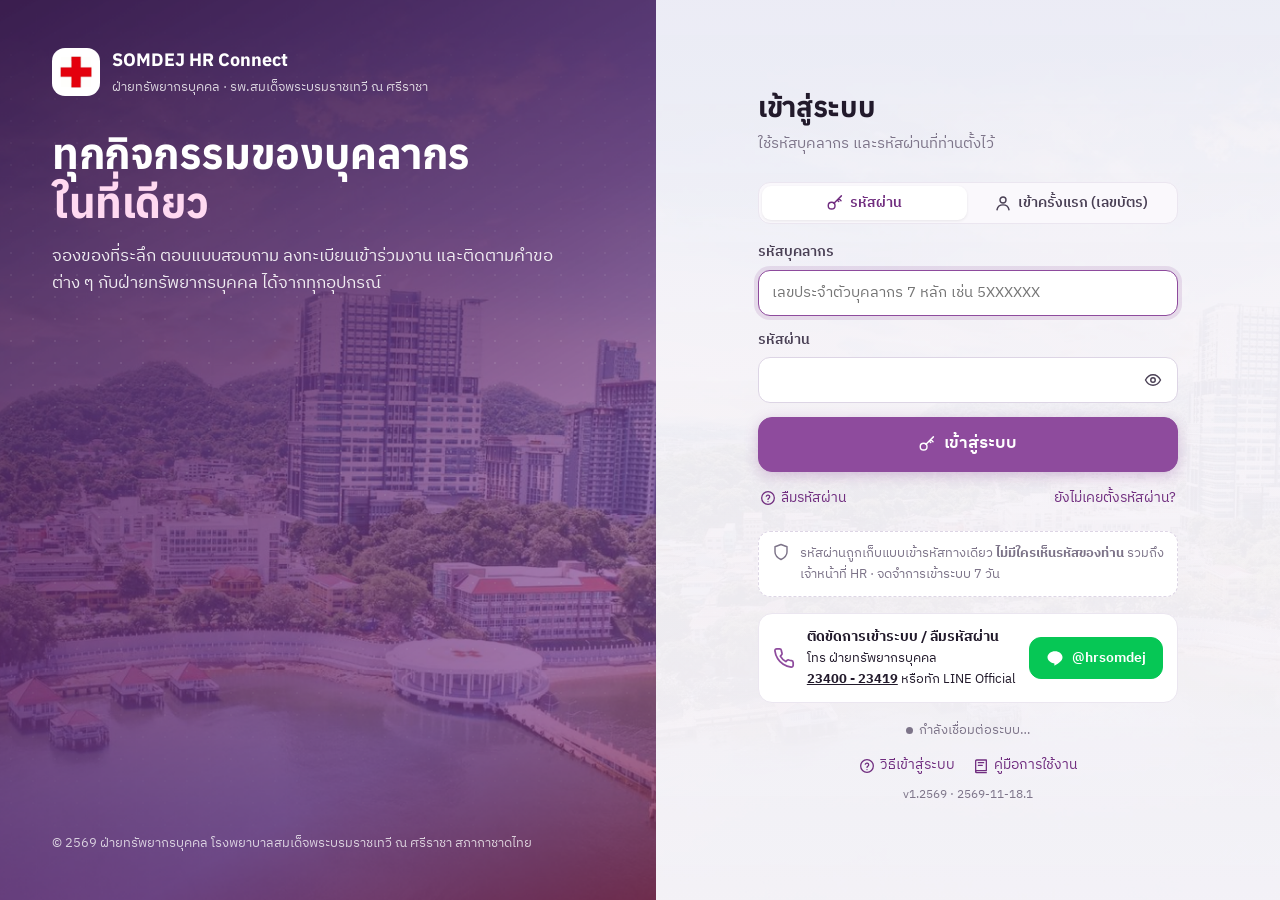
<file: index.html>
<!doctype html>
<html lang="th">
<head>
  <meta charset="utf-8">
  <meta name="viewport" content="width=device-width, initial-scale=1, viewport-fit=cover">
  <title>SOMDEJ HR Connect</title>
  <meta name="description" content="ศูนย์รวมกิจกรรมบุคลากร ฝ่ายทรัพยากรบุคคล โรงพยาบาลสมเด็จพระบรมราชเทวี ณ ศรีราชา">
  <meta name="theme-color" content="#8E4B9D">
  <meta property="og:title" content="SOMDEJ HR Connect">
  <meta property="og:description" content="ศูนย์รวมกิจกรรมบุคลากร ฝ่ายทรัพยากรบุคคล รพ.สมเด็จพระบรมราชเทวี ณ ศรีราชา">
  <meta property="og:image" content="shirt-purple.jpg">
  <!-- ไอคอนแอป (10 พ.ย. 69) -->
  <link rel="manifest" href="manifest.webmanifest">
  <link rel="icon" type="image/png" sizes="64x64" href="favicon-64.png">
  <link rel="icon" type="image/svg+xml" href="icon.svg">
  <link rel="apple-touch-icon" href="apple-touch-icon.png">
  <meta name="apple-mobile-web-app-capable" content="yes">
  <meta name="mobile-web-app-capable" content="yes">
  <meta name="apple-mobile-web-app-title" content="HR Connect">
  <meta name="apple-mobile-web-app-status-bar-style" content="default">
  <script>if ('serviceWorker' in navigator) addEventListener('load', function () { navigator.serviceWorker.register('sw.js').catch(function () { }); });</script>
  <link rel="preconnect" href="https://fonts.googleapis.com">
  <link rel="preconnect" href="https://fonts.gstatic.com" crossorigin>
  <link href="https://fonts.googleapis.com/css2?family=Anuphan:wght@500;600;700&family=IBM+Plex+Sans+Thai:wght@400;500;600;700&display=swap" rel="stylesheet">
  <link rel="stylesheet" href="style.css?v=2569-11-18.1">
</head>
<body>
  <div class="boot" id="bootsplash"><div class="lg"><img src="logo.jpg" alt=""><span>กำลังโหลด SOMDEJ HR Connect…</span></div></div>
  <div id="app" class="app"></div>
  <div id="toasts" aria-live="polite"></div>
  <noscript>กรุณาเปิดใช้งาน JavaScript</noscript>
  <script src="config.js?v=2569-11-18.1"></script>
  <script src="app.js?v=2569-11-18.1"></script>
  <script src="pages-user.js?v=2569-11-18.1"></script>
  <script src="pages-admin.js?v=2569-11-18.1"></script>
  <script src="pages-order.js?v=2569-11-18.1"></script>
  <script src="pages-print.js?v=2569-11-18.1"></script>
  <script src="pages-th.js?v=2569-11-18.1"></script>
  <script src="pages-test.js?v=2569-11-18.1"></script>
  <script src="pages-portal.js?v=2569-11-18.1"></script>
  <script src="help.js?v=2569-11-18.1"></script>
</body>
</html>
</file>
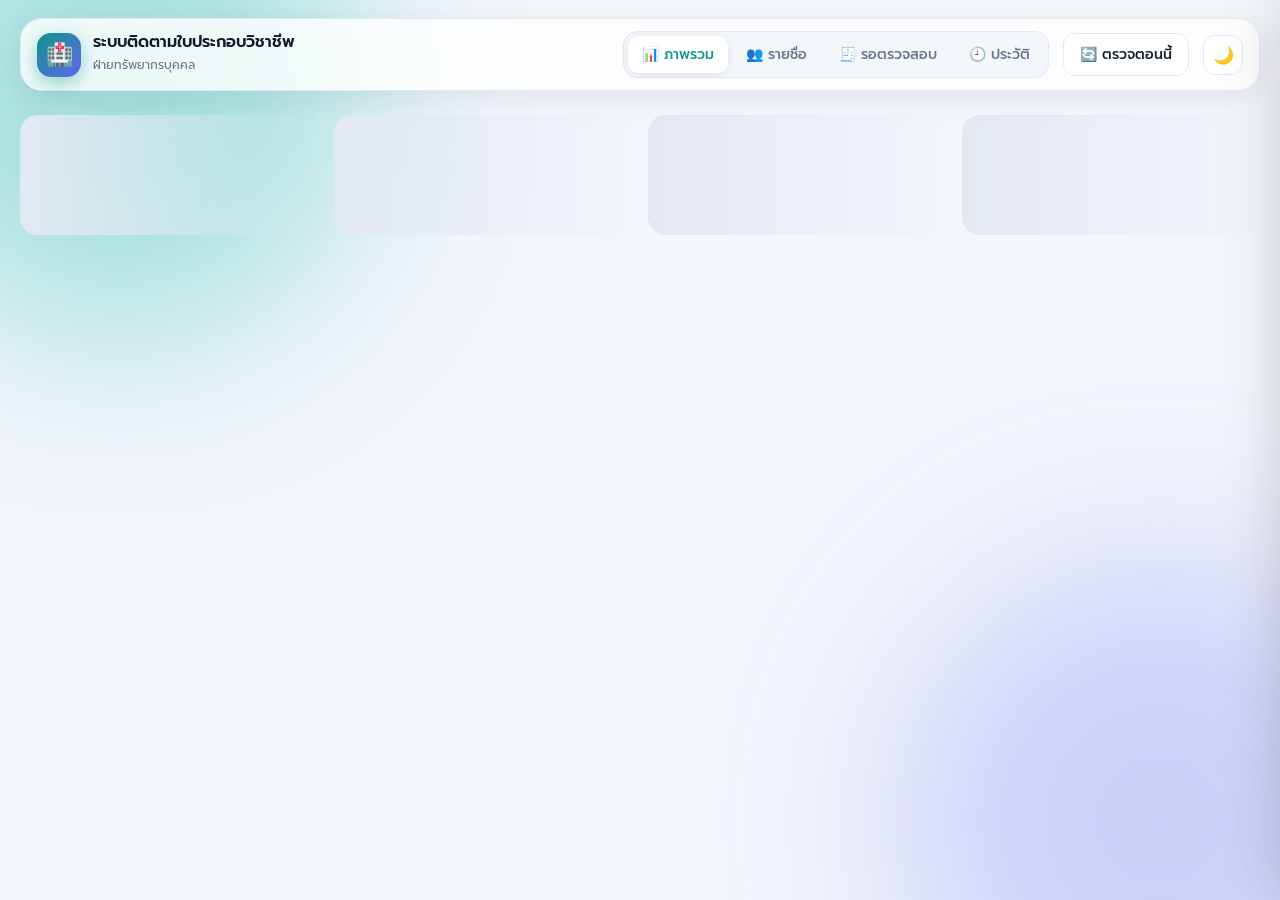
<file: Index.html>
<!DOCTYPE html>
<html lang="th">
<head>
<base target="_top">
<meta charset="utf-8">
<meta name="viewport" content="width=device-width, initial-scale=1">
<title>ระบบติดตามใบประกอบวิชาชีพ</title>
<link rel="preconnect" href="https://fonts.googleapis.com">
<link href="https://fonts.googleapis.com/css2?family=Prompt:wght@300;400;500;600;700&family=Noto+Sans+Thai:wght@400;500;600&display=swap" rel="stylesheet">
<style>
:root{
  --bg:#f3f6fb; --surface:#ffffffcc; --surface-solid:#fff; --line:#e3e9f2; --text:#0f1b2d; --muted:#64748b;
  --brand:#0d9488; --brand-2:#6366f1; --ok:#16a34a; --warn:#f59e0b; --bad:#ef4444; --info:#3b82f6;
  --ok-bg:#dcfce7; --warn-bg:#fef3c7; --bad-bg:#fee2e2; --info-bg:#dbeafe; --vio-bg:#ede9fe; --vio:#7c3aed;
  --shadow:0 8px 30px rgba(15,27,45,.07); --radius:18px;
}
[data-theme="dark"]{
  --bg:#0b1220; --surface:#121b2dcc; --surface-solid:#121b2d; --line:#223049; --text:#e6edf7; --muted:#8fa0b8;
  --ok-bg:#12351f; --warn-bg:#3b2d0b; --bad-bg:#3d1717; --info-bg:#14284a; --vio-bg:#2a2150;
  --shadow:0 8px 30px rgba(0,0,0,.35);
}
*{box-sizing:border-box;margin:0}
html{scroll-behavior:smooth}
body{font-family:'Prompt','Noto Sans Thai',sans-serif;background:var(--bg);color:var(--text);min-height:100vh;position:relative;overflow-x:hidden}
body::before,body::after{content:"";position:fixed;z-index:0;border-radius:50%;filter:blur(90px);opacity:.35;pointer-events:none}
body::before{width:480px;height:480px;background:#14b8a6;top:-140px;left:-120px;animation:float 14s ease-in-out infinite}
body::after{width:520px;height:520px;background:#818cf8;bottom:-180px;right:-140px;animation:float 18s ease-in-out infinite reverse}
[data-theme="dark"] body::before,[data-theme="dark"] body::after{opacity:.18}
@keyframes float{0%,100%{transform:translate(0,0)}50%{transform:translate(40px,30px)}}
button{font-family:inherit;cursor:pointer}
.app{position:relative;z-index:1;max-width:1320px;margin:auto;padding:18px 20px 60px}

/* header */
header{display:flex;align-items:center;gap:14px;flex-wrap:wrap;background:var(--surface);backdrop-filter:blur(14px);border:1px solid var(--line);border-radius:22px;padding:12px 16px;box-shadow:var(--shadow);position:sticky;top:10px;z-index:20}
.logo{display:flex;align-items:center;gap:12px;margin-right:auto}
.logo i{width:44px;height:44px;border-radius:14px;background:linear-gradient(135deg,var(--brand),var(--brand-2));display:grid;place-items:center;font-style:normal;font-size:22px;box-shadow:0 6px 18px rgba(13,148,136,.4)}
.logo b{display:block;font-size:16px;font-weight:600;line-height:1.2}
.logo small{color:var(--muted);font-size:12px}
nav{display:flex;gap:4px;background:var(--bg);padding:4px;border-radius:14px;border:1px solid var(--line)}
nav button{border:0;background:transparent;color:var(--muted);padding:8px 14px;border-radius:10px;font-size:14px;font-weight:500;display:flex;gap:6px;align-items:center;transition:.2s}
nav button:hover{color:var(--text)}
nav button.on{background:var(--surface-solid);color:var(--brand);box-shadow:0 2px 10px rgba(15,27,45,.08)}
.badge-n{background:var(--bad);color:#fff;font-size:11px;border-radius:99px;padding:1px 7px;min-width:20px;text-align:center}
.iconbtn{border:1px solid var(--line);background:var(--surface-solid);color:var(--text);width:40px;height:40px;border-radius:12px;font-size:17px;transition:.2s}
.iconbtn:hover{transform:translateY(-2px);border-color:var(--brand)}
.btn{border:0;border-radius:12px;padding:10px 16px;font-size:14px;font-weight:500;display:inline-flex;gap:7px;align-items:center;transition:.2s;background:var(--surface-solid);color:var(--text);border:1px solid var(--line)}
.btn:hover{transform:translateY(-2px);box-shadow:0 6px 16px rgba(15,27,45,.1)}
.btn.pri{background:linear-gradient(135deg,var(--brand),#14b8a6);color:#fff;border:0;box-shadow:0 6px 18px rgba(13,148,136,.35)}
.btn.ok{background:linear-gradient(135deg,#16a34a,#22c55e);color:#fff;border:0}
.btn.bad{background:var(--bad-bg);color:var(--bad);border-color:transparent}
.btn.warn{background:var(--warn-bg);color:#b45309;border-color:transparent}
.btn:disabled{opacity:.45;cursor:not-allowed;transform:none;box-shadow:none}
.spin{display:inline-block;animation:rot 1s linear infinite}
@keyframes rot{to{transform:rotate(360deg)}}

/* hero */
.hero{margin:22px 4px 8px;display:flex;align-items:flex-end;justify-content:space-between;gap:12px;flex-wrap:wrap}
.hero h1{font-size:26px;font-weight:600}
.hero h1 span{background:linear-gradient(90deg,var(--brand),var(--brand-2));-webkit-background-clip:text;background-clip:text;color:transparent}
.hero p{color:var(--muted);font-size:14px;margin-top:2px}

/* cards */
.grid{display:grid;gap:16px}
.g4{grid-template-columns:repeat(4,1fr)}
.g2{grid-template-columns:1.1fr 1.4fr}
.g3{grid-template-columns:1.2fr 1fr 1fr}
@media(max-width:1050px){.g4{grid-template-columns:repeat(2,1fr)}.g2,.g3{grid-template-columns:1fr}}
@media(max-width:560px){.g4{grid-template-columns:1fr 1fr;gap:10px}header{position:static}nav{width:100%;overflow-x:auto}}
.card{background:var(--surface);backdrop-filter:blur(14px);border:1px solid var(--line);border-radius:var(--radius);padding:18px 20px;box-shadow:var(--shadow);animation:rise .5s both}
@keyframes rise{from{opacity:0;transform:translateY(14px)}to{opacity:1;transform:none}}
.card h3{font-size:15px;font-weight:600;margin-bottom:12px;display:flex;align-items:center;gap:8px}
.card h3 small{margin-left:auto;color:var(--muted);font-weight:400;font-size:12px}
.stat{cursor:pointer;position:relative;overflow:hidden;transition:.25s}
.stat:hover{transform:translateY(-4px)}
.stat .ic{width:42px;height:42px;border-radius:13px;display:grid;place-items:center;font-size:20px;margin-bottom:10px}
.stat .num{font-size:38px;font-weight:700;line-height:1}
.stat .lb{color:var(--muted);font-size:13px;margin-top:6px}
.stat .sub{font-size:12px;margin-top:8px;color:var(--muted)}
.stat::after{content:"";position:absolute;right:-30px;top:-30px;width:110px;height:110px;border-radius:50%;background:currentColor;opacity:.07}
.stat.s-ok{color:var(--ok)}.stat.s-warn{color:var(--warn)}.stat.s-bad{color:var(--bad)}.stat.s-vio{color:var(--vio)}
.stat .num,.stat .lb,.stat .sub{color:var(--text)}.stat .lb,.stat .sub{color:var(--muted)}
.stat.pulse .ic{animation:pulse 1.8s infinite}
@keyframes pulse{0%{box-shadow:0 0 0 0 rgba(239,68,68,.5)}70%{box-shadow:0 0 0 14px rgba(239,68,68,0)}100%{box-shadow:0 0 0 0 rgba(239,68,68,0)}}

/* donut */
.donutwrap{display:flex;align-items:center;gap:22px;flex-wrap:wrap;justify-content:center}
.donut{position:relative;width:190px;height:190px}
.donut svg{transform:rotate(-90deg)}
.donut circle{fill:none;stroke-width:22;stroke-linecap:butt;transition:stroke-dasharray 1.2s cubic-bezier(.2,.8,.2,1)}
.donut .mid{position:absolute;inset:0;display:grid;place-content:center;text-align:center}
.donut .mid b{font-size:34px;font-weight:700;line-height:1}
.donut .mid span{font-size:12px;color:var(--muted)}
.legend{display:grid;gap:10px;font-size:14px}
.legend div{display:flex;align-items:center;gap:9px}
.legend i{width:12px;height:12px;border-radius:4px}
.legend b{margin-left:auto;padding-left:20px}

/* bars */
.bars{display:flex;align-items:flex-end;gap:7px;height:170px;padding-top:10px}
.bar{flex:1;display:flex;flex-direction:column;align-items:center;gap:6px;height:100%;justify-content:flex-end;cursor:default}
.bar .col{width:100%;border-radius:8px 8px 3px 3px;background:linear-gradient(180deg,var(--brand-2),var(--brand));height:0;transition:height 1s cubic-bezier(.2,.8,.2,1);min-height:3px;position:relative}
.bar .col.zero{background:var(--line)}
.bar .col.hot{background:linear-gradient(180deg,#fbbf24,var(--bad))}
.bar .v{font-size:12px;font-weight:600}
.bar .m{font-size:11px;color:var(--muted)}
.hbar{display:grid;gap:11px}
.hrow .top{display:flex;justify-content:space-between;font-size:13px;margin-bottom:4px}
.hrow .track{height:10px;border-radius:99px;background:var(--line);display:flex;overflow:hidden}
.hrow .track span{height:100%;width:0;transition:width 1s cubic-bezier(.2,.8,.2,1)}

/* pipeline */
.pipe{display:grid;grid-template-columns:repeat(5,1fr);gap:8px}
@media(max-width:760px){.pipe{grid-template-columns:repeat(2,1fr)}}
.pipe div{background:var(--bg);border:1px solid var(--line);border-radius:14px;padding:12px;text-align:center;cursor:pointer;transition:.2s}
.pipe div:hover{border-color:var(--brand);transform:translateY(-2px)}
.pipe b{display:block;font-size:24px;font-weight:700}
.pipe span{font-size:12px;color:var(--muted)}

/* urgent list */
.urg{display:grid;gap:8px;max-height:330px;overflow:auto}
.urg .it{display:flex;align-items:center;gap:12px;padding:10px 12px;border-radius:14px;background:var(--bg);border:1px solid var(--line);cursor:pointer;transition:.2s}
.urg .it:hover{border-color:var(--brand);transform:translateX(3px)}
.avatar{width:38px;height:38px;border-radius:12px;display:grid;place-items:center;font-weight:600;color:#fff;flex:none;font-size:15px}
.urg .nm{font-weight:500;font-size:14px}
.urg .sm{font-size:12px;color:var(--muted)}
.urg .dd{margin-left:auto;text-align:right;font-size:12px;font-weight:600;white-space:nowrap}

/* chips/badges */
.chip{display:inline-flex;align-items:center;gap:5px;padding:3px 10px;border-radius:99px;font-size:12px;font-weight:500;white-space:nowrap}
.chip.ok{background:var(--ok-bg);color:var(--ok)}
.chip.warn{background:var(--warn-bg);color:#b45309}
[data-theme="dark"] .chip.warn{color:#fbbf24}
.chip.bad{background:var(--bad-bg);color:var(--bad)}
.chip.info{background:var(--info-bg);color:var(--info)}
.chip.vio{background:var(--vio-bg);color:var(--vio)}
.chip.gray{background:var(--line);color:var(--muted)}

/* toolbar + table */
.toolbar{display:flex;gap:10px;flex-wrap:wrap;margin:16px 0 12px;align-items:center}
.search{flex:1;min-width:220px;position:relative}
.search input{width:100%;padding:11px 14px 11px 40px;border-radius:13px;border:1px solid var(--line);background:var(--surface-solid);color:var(--text);font-family:inherit;font-size:14px;outline:none;transition:.2s}
.search input:focus{border-color:var(--brand);box-shadow:0 0 0 4px rgba(13,148,136,.15)}
.search::before{content:"🔍";position:absolute;left:13px;top:50%;transform:translateY(-50%);font-size:14px}
select,input[type=text],input[type=email],input[type=date],textarea{font-family:inherit;font-size:14px;color:var(--text);background:var(--surface-solid);border:1px solid var(--line);border-radius:12px;padding:10px 12px;outline:none;width:100%;transition:.2s}
select:focus,input:focus,textarea:focus{border-color:var(--brand);box-shadow:0 0 0 4px rgba(13,148,136,.15)}
.toolbar select{width:auto;min-width:150px}
.fchips{display:flex;gap:6px;flex-wrap:wrap}
.fchips button{border:1px solid var(--line);background:var(--surface-solid);color:var(--muted);padding:7px 13px;border-radius:99px;font-size:13px;transition:.2s}
.fchips button.on{background:var(--brand);color:#fff;border-color:var(--brand)}
.tbl{background:var(--surface);backdrop-filter:blur(14px);border:1px solid var(--line);border-radius:var(--radius);overflow:auto;box-shadow:var(--shadow)}
table{width:100%;border-collapse:collapse;min-width:900px}
th{text-align:left;font-size:12px;color:var(--muted);font-weight:500;padding:12px 14px;border-bottom:1px solid var(--line);position:sticky;top:0;background:var(--surface-solid)}
td{padding:12px 14px;border-bottom:1px solid var(--line);font-size:14px;vertical-align:middle}
tr.row{cursor:pointer;transition:.15s}
tr.row:hover{background:rgba(13,148,136,.06)}
tr:last-child td{border-bottom:0}
.who{display:flex;align-items:center;gap:10px}
.who small{display:block;color:var(--muted);font-size:12px}
.life{width:130px}
.life .t{height:7px;background:var(--line);border-radius:99px;overflow:hidden;margin-top:5px}
.life .t i{display:block;height:100%;border-radius:99px}
.empty{padding:50px;text-align:center;color:var(--muted)}
.empty b{display:block;font-size:38px;margin-bottom:8px}

/* drawer + modal */
.overlay{position:fixed;inset:0;background:rgba(8,15,30,.5);backdrop-filter:blur(3px);z-index:50;opacity:0;pointer-events:none;transition:.25s}
.overlay.on{opacity:1;pointer-events:auto}
.drawer{position:fixed;top:0;right:0;height:100%;width:min(480px,100%);background:var(--surface-solid);z-index:60;transform:translateX(105%);transition:transform .35s cubic-bezier(.2,.8,.2,1);padding:24px;overflow:auto;border-left:1px solid var(--line);box-shadow:-20px 0 60px rgba(0,0,0,.2)}
.drawer.on{transform:none}
.modal{position:fixed;z-index:70;left:50%;top:50%;transform:translate(-50%,-46%) scale(.96);opacity:0;pointer-events:none;transition:.25s;width:min(1080px,96vw);max-height:92vh;overflow:auto;background:var(--surface-solid);border-radius:24px;border:1px solid var(--line);box-shadow:0 30px 80px rgba(0,0,0,.35);padding:24px}
.modal.on{opacity:1;pointer-events:auto;transform:translate(-50%,-50%)}
.modal.sm{width:min(560px,96vw)}
.xbtn{position:absolute;top:16px;right:16px}
.kv{display:grid;grid-template-columns:130px 1fr;gap:8px 12px;font-size:14px;margin:14px 0}
.kv dt{color:var(--muted)}
.kv dd{margin:0;font-weight:500;word-break:break-word}
.steps{display:flex;align-items:flex-start;margin:20px 0 10px}
.steps .s{flex:1;text-align:center;position:relative;font-size:11px;color:var(--muted)}
.steps .s::before{content:"";position:absolute;top:13px;left:-50%;width:100%;height:3px;background:var(--line);z-index:0}
.steps .s:first-child::before{display:none}
.steps .s.done::before{background:var(--brand)}
.steps .s i{position:relative;z-index:1;width:28px;height:28px;border-radius:50%;background:var(--line);display:grid;place-items:center;margin:0 auto 6px;font-style:normal;font-size:13px;color:#fff}
.steps .s.done i{background:var(--brand)}
.steps .s.cur i{background:var(--brand-2);box-shadow:0 0 0 5px rgba(99,102,241,.25)}
.steps .s.cur{color:var(--text);font-weight:600}
.steps .s.warn i{background:var(--warn)}
.form{display:grid;grid-template-columns:1fr 1fr;gap:12px}
.form label{font-size:12px;color:var(--muted);display:block;margin-bottom:4px}
.form .full{grid-column:1/-1}
@media(max-width:600px){.form{grid-template-columns:1fr}}
.review{display:grid;grid-template-columns:1.25fr 1fr;gap:20px;margin-top:10px}
@media(max-width:900px){.review{grid-template-columns:1fr}}
.preview{border:1px solid var(--line);border-radius:16px;overflow:hidden;background:var(--bg);height:62vh;min-height:360px}
.preview iframe{width:100%;height:100%;border:0}
.chk{display:flex;gap:9px;align-items:flex-start;font-size:13.5px;padding:8px 10px;border-radius:10px;background:var(--bg);margin-bottom:6px;cursor:pointer}
.chk input{width:18px;height:18px;margin-top:1px;accent-color:var(--brand);flex:none}
.auto{display:flex;gap:8px;font-size:13px;padding:6px 0;align-items:flex-start}
.cmp{display:grid;grid-template-columns:1fr 1fr;gap:10px;background:var(--bg);border-radius:14px;padding:12px;margin:10px 0}
.cmp small{color:var(--muted);font-size:11px}
.cmp b{display:block;font-size:14px}
.hint{font-size:12px;color:var(--muted);margin-top:4px}
.rcards{display:grid;grid-template-columns:repeat(auto-fill,minmax(310px,1fr));gap:16px}
.rcard{cursor:pointer;transition:.25s}
.rcard:hover{transform:translateY(-4px);border-color:var(--brand-2)}
.tl{display:grid;gap:0}
.tl .e{display:flex;gap:14px;padding:11px 4px;border-bottom:1px dashed var(--line);font-size:13.5px}
.tl .e time{color:var(--muted);min-width:128px;font-size:12px}
.tl .e .ty{min-width:112px}

/* toast */
#toasts{position:fixed;bottom:22px;left:50%;transform:translateX(-50%);z-index:100;display:grid;gap:8px}
.toast{background:var(--text);color:var(--bg);padding:12px 20px;border-radius:14px;font-size:14px;box-shadow:0 10px 30px rgba(0,0,0,.3);animation:rise .3s both}
.toast.err{background:var(--bad);color:#fff}
canvas#cf{position:fixed;inset:0;pointer-events:none;z-index:200}
.skeleton{height:120px;border-radius:18px;background:linear-gradient(90deg,var(--line),transparent,var(--line));background-size:200% 100%;animation:sh 1.2s infinite}
@keyframes sh{to{background-position:-200% 0}}
</style>
</head>
<body>
<div class="app">
  <header>
    <div class="logo"><i>🏥</i><div><b>ระบบติดตามใบประกอบวิชาชีพ</b><small id="hosp">ฝ่ายทรัพยากรบุคคล</small></div></div>
    <nav id="nav">
      <button data-v="dash" class="on">📊 ภาพรวม</button>
      <button data-v="staff">👥 รายชื่อ</button>
      <button data-v="review">🧾 รอตรวจสอบ <span class="badge-n" id="nrev" style="display:none">0</span></button>
      <button data-v="log">🕘 ประวัติ</button>
    </nav>
    <button class="btn" id="runBtn" title="ตรวจและส่งแจ้งเตือน + ตรวจอีเมลตอบกลับตอนนี้">🔄 ตรวจตอนนี้</button>
    <button class="iconbtn" id="themeBtn" title="สลับโหมดมืด/สว่าง">🌙</button>
  </header>

  <div id="view"><div class="grid g4" style="margin-top:24px"><div class="skeleton"></div><div class="skeleton"></div><div class="skeleton"></div><div class="skeleton"></div></div></div>
</div>

<div class="overlay" id="ov"></div>
<aside class="drawer" id="drawer"></aside>
<section class="modal" id="modal"></section>
<div id="toasts"></div>
<canvas id="cf"></canvas>

<script>
let D = null, view = 'dash', fil = 'all', q = '', profF = '', deptF = '';
const $ = s => document.querySelector(s);
const esc = s => String(s == null ? '' : s).replace(/[&<>"']/g, c => ({'&':'&amp;','<':'&lt;','>':'&gt;','"':'&quot;',"'":'&#39;'}[c]));
const TH_M = ['ม.ค.','ก.พ.','มี.ค.','เม.ย.','พ.ค.','มิ.ย.','ก.ค.','ส.ค.','ก.ย.','ต.ค.','พ.ย.','ธ.ค.'];
function fd(iso){ if(!iso) return '-'; const p=iso.slice(0,10).split('-'); return (+p[2])+' '+TH_M[+p[1]-1]+' '+(+p[0]+543); }
function ft(iso){ if(!iso) return '-'; return fd(iso)+(iso.length>10?' '+iso.slice(11,16)+' น.':''); }
const COLORS = ['#0d9488','#6366f1','#f59e0b','#ec4899','#3b82f6','#8b5cf6','#14b8a6','#ef4444'];
const colorOf = s => { let h=0; for(const c of String(s)) h=(h*31+c.charCodeAt(0))>>>0; return COLORS[h%COLORS.length]; };
const initial = n => String(n||'?').replace(/^(นาย|นางสาว|นาง|น\.ส\.|ดร\.|นพ\.|พญ\.|ทพ\.|ภก\.|ภญ\.)\s*/,'').trim().charAt(0) || '?';
const FLOW = ['ยังไม่ดำเนินการ','แจ้งครั้งที่ 1 แล้ว','แจ้งครั้งที่ 2 แล้ว','รอตรวจสอบเอกสาร','ต่ออายุแล้ว'];

/* ---------- data ---------- */
function load(silent){
  google.script.run.withSuccessHandler(d=>{ D=d; $('#hosp').textContent=d.cfg.HOSPITAL_NAME; render(); })
    .withFailureHandler(e=>toast(e.message||String(e),1)).getAppData();
}
function active(){ return D.staff.filter(s=>s.active&&s.req); }
function pendingSubs(){ return D.subs.filter(s=>s.status==='รอตรวจสอบ'); }
function stats(){
  const a = active(); const st = {total:a.length, ok:0, soon:0, exp:0, soon30:0, review:0, renewed:0, nodate:0, life:0};
  a.forEach(s=>{
    if(s.lic==='ปกติ') st.ok++; else if(s.lic==='ใกล้หมดอายุ'){ st.soon++; if(s.days<=30) st.soon30++; } else if(s.lic==='หมดอายุ') st.exp++; else if(s.lic==='ตลอดชีพ') st.life++; else st.nodate++;
    if(s.flow==='รอตรวจสอบเอกสาร') st.review++;
    if(s.flow==='ต่ออายุแล้ว') st.renewed++;
  });
  return st;
}
function render(){
  const n = pendingSubs().length; const b=$('#nrev'); b.textContent=n; b.style.display=n?'':'none';
  document.querySelectorAll('#nav button').forEach(x=>x.classList.toggle('on',x.dataset.v===view));
  ({dash:rDash,staff:rStaff,review:rReview,log:rLog})[view]();
}
document.querySelectorAll('#nav button').forEach(b=>b.onclick=()=>{view=b.dataset.v;render();window.scrollTo({top:0,behavior:'smooth'});});

/* ---------- dashboard ---------- */
function rDash(){
  const s = stats(), a = active();
  const segs = [['ปกติ',s.ok,'#16a34a'],['ใกล้หมดอายุ',s.soon,'#f59e0b'],['หมดอายุแล้ว',s.exp,'#ef4444'],['ตลอดชีพ (แพทย์)',s.life,'#3b82f6'],['ยังไม่มีข้อมูลวันหมดอายุ',s.nodate,'#94a3b8']];
  const tot = Math.max(s.ok+s.soon+s.exp+s.life+s.nodate,1);
  // 12-month forecast
  const now = new Date(D.today); const months=[];
  for(let i=0;i<12;i++){ const d=new Date(now.getFullYear(),now.getMonth()+i,1); months.push({y:d.getFullYear(),m:d.getMonth(),n:0}); }
  a.forEach(x=>{ if(!x.expiry||x.days<0) return; const d=new Date(x.expiry); const i=(d.getFullYear()-now.getFullYear())*12+d.getMonth()-now.getMonth(); if(i>=0&&i<12) months[i].n++; });
  const maxM = Math.max(...months.map(m=>m.n),1);
  // by profession
  const pf = {}; a.forEach(x=>{ const k=x.prof||'ไม่ระบุ'; (pf[k]=pf[k]||{ok:0,soon:0,exp:0,n:0}).n++; if(x.lic==='ปกติ'||x.lic==='ตลอดชีพ')pf[k].ok++; else if(x.lic==='ใกล้หมดอายุ')pf[k].soon++; else if(x.lic==='หมดอายุ')pf[k].exp++; });
  const pfl = Object.entries(pf).sort((x,y)=>(y[1].exp*100+y[1].soon)-(x[1].exp*100+x[1].soon)||y[1].n-x[1].n).slice(0,8);
  const urgent = a.filter(x=>x.days!==null && x.days<=30 && x.flow!=='รอตรวจสอบเอกสาร').sort((x,y)=>x.days-y.days).slice(0,12);
  const flowCnt = FLOW.map(f=>a.filter(x=>x.flow===f).length);
  flowCnt[3] += 0;
  const rejected = a.filter(x=>x.flow==='ส่งกลับแก้ไข').length;

  let c=0, off=0;
  const circ = 2*Math.PI*70;
  const circles = segs.map(sg=>{ const len = sg[1]/tot*circ; const el=`<circle cx="95" cy="95" r="70" stroke="${sg[2]}" data-len="${len}" data-off="${off}" stroke-dasharray="0 ${circ}" stroke-dashoffset="${-off}"/>`; off+=len; return el; }).join('');

  $('#view').innerHTML = `
  <div class="hero"><div><h1>สวัสดี 👋 <span>ภาพรวมใบประกอบวิชาชีพ</span></h1><p>อัปเดต ${fd(D.today)} • ติดตาม ${s.total} ราย จากบุคลากรทั้งหมด ${D.staff.length} ราย • เกณฑ์ใกล้หมดอายุ = ภายใน ${D.cfg.DAYS_BEFORE} วัน (3 เดือน) • ผู้ใช้: ${esc(D.me)}</p></div>
    <button class="btn pri" onclick="openStaffForm()">➕ เพิ่มบุคลากร</button></div>

  <div class="grid g4" style="margin-top:14px">
    <div class="card stat s-warn" style="animation-delay:.05s" onclick="goStaff('ใกล้หมดอายุ')"><div class="ic" style="background:var(--warn-bg)">⏳</div><div class="num" data-n="${s.soon}">0</div><div class="lb">ใกล้หมดอายุ (ภายใน 3 เดือน)</div><div class="sub">ภายใน 30 วัน: <b style="color:var(--bad)">${s.soon30}</b> ราย</div></div>
    <div class="card stat s-bad ${s.exp?'pulse':''}" style="animation-delay:.1s" onclick="goStaff('หมดอายุ')"><div class="ic" style="background:var(--bad-bg)">⛔</div><div class="num" data-n="${s.exp}">0</div><div class="lb">หมดอายุแล้ว</div><div class="sub">ต้องติดตามเร่งด่วน</div></div>
    <div class="card stat s-vio" style="animation-delay:.15s" onclick="view='review';render()"><div class="ic" style="background:var(--vio-bg)">🧾</div><div class="num" data-n="${pendingSubs().length}">0</div><div class="lb">เอกสารรอตรวจสอบ</div><div class="sub">เจ้าหน้าที่ส่งสำเนากลับมาแล้ว</div></div>
    <div class="card stat s-ok" style="animation-delay:.2s" onclick="goStaff('ปกติ')"><div class="ic" style="background:var(--ok-bg)">✅</div><div class="num" data-n="${s.ok}">0</div><div class="lb">ปกติ</div><div class="sub">จากทั้งหมด ${s.total} ราย • ตลอดชีพ ${s.life} • ยังไม่มีข้อมูล ${s.nodate}</div></div>
  </div>

  <div class="grid g2" style="margin-top:16px">
    <div class="card" style="animation-delay:.25s"><h3>🍩 สัดส่วนสถานะใบประกอบ</h3>
      <div class="donutwrap"><div class="donut"><svg width="190" height="190" viewBox="0 0 190 190"><circle cx="95" cy="95" r="70" stroke="var(--line)" stroke-dasharray="${circ} 0"/>${circles}</svg>
        <div class="mid"><b data-n="${s.total}">0</b><span>บุคลากรทั้งหมด</span></div></div>
        <div class="legend">${segs.map(sg=>`<div><i style="background:${sg[2]}"></i>${sg[0]}<b>${sg[1]}</b></div>`).join('')}</div></div></div>
    <div class="card" style="animation-delay:.3s"><h3>📅 คาดการณ์ใบประกอบที่จะหมดอายุ 12 เดือนข้างหน้า <small>จำนวนคน/เดือน</small></h3>
      <div class="bars">${months.map((m,i)=>`<div class="bar" title="${TH_M[m.m]} ${m.y+543}: ${m.n} ราย"><span class="v">${m.n||''}</span><div class="col ${m.n?'':'zero'} ${i<3&&m.n?'hot':''}" data-h="${m.n/maxM*100}"></div><span class="m">${TH_M[m.m]}</span></div>`).join('')}</div>
      <div class="hint">แท่งสีส้ม–แดง = 3 เดือนแรก (อยู่ในช่วงที่ระบบแจ้งเตือน)</div></div>
  </div>

  <div class="grid g3" style="margin-top:16px">
    <div class="card" style="animation-delay:.35s"><h3>🚨 ต้องดำเนินการด่วน <small>หมดอายุ/เหลือ ≤ 30 วัน</small></h3>
      <div class="urg">${urgent.length?urgent.map(x=>`<div class="it" onclick="openStaff('${x.id}')"><div class="avatar" style="background:${colorOf(x.name)}">${esc(initial(x.name))}</div><div><div class="nm">${esc(x.name)}</div><div class="sm">${esc(x.prof)} • ${esc(x.flow)}</div></div><div class="dd" style="color:${x.days<0?'var(--bad)':'var(--warn)'}">${x.days<0?'เลย '+(-x.days)+' วัน':'อีก '+x.days+' วัน'}<div class="sm">${fd(x.expiry)}</div></div></div>`).join(''):'<div class="empty"><b>🎉</b>ไม่มีรายการเร่งด่วน</div>'}</div></div>
    <div class="card" style="animation-delay:.4s"><h3>🩺 แยกตามวิชาชีพ</h3>
      <div class="hbar">${pfl.map(([k,v])=>`<div class="hrow"><div class="top"><span>${esc(k)}</span><span style="color:var(--muted)">${v.n} คน${v.exp?` • <b style="color:var(--bad)">หมดอายุ ${v.exp}</b>`:''}${v.soon?` • <b style="color:var(--warn)">ใกล้ ${v.soon}</b>`:''}</span></div>
        <div class="track"><span style="background:#16a34a" data-w="${v.ok/v.n*100}"></span><span style="background:#f59e0b" data-w="${v.soon/v.n*100}"></span><span style="background:#ef4444" data-w="${v.exp/v.n*100}"></span></div></div>`).join('')||'<div class="empty">ยังไม่มีข้อมูล</div>'}</div></div>
    <div class="card" style="animation-delay:.45s"><h3>🧭 สถานะการติดตาม</h3>
      <div class="pipe">${FLOW.map((f,i)=>`<div onclick="goFlow('${f}')"><b data-n="${flowCnt[i]}">0</b><span>${f}</span></div>`).join('')}</div>
      ${rejected?`<div class="chip warn" style="margin-top:12px;cursor:pointer" onclick="goFlow('ส่งกลับแก้ไข')">↩️ ส่งกลับแก้ไข ${rejected} ราย (รอเจ้าหน้าที่ส่งใหม่)</div>`:''}
      <div class="hint" style="margin-top:14px">ระบบส่งแจ้งเตือนอัตโนมัติทุกวัน ~08:00 และตรวจอีเมลตอบกลับทุก 1 ชั่วโมง</div></div>
  </div>`;
  requestAnimationFrame(()=>setTimeout(animate,60));
}
function animate(){
  document.querySelectorAll('[data-n]').forEach(el=>{ const t=+el.dataset.n; const t0=performance.now(); const dur=900;
    (function f(now){ const p=Math.min((now-t0)/dur,1); el.textContent=Math.round(t*(1-Math.pow(1-p,3))); if(p<1)requestAnimationFrame(f); })(t0); });
  document.querySelectorAll('.donut circle[data-len]').forEach(c=>{ const circ=2*Math.PI*70; c.setAttribute('stroke-dasharray', c.dataset.len+' '+(circ-c.dataset.len)); });
  document.querySelectorAll('.col[data-h]').forEach(c=>c.style.height=c.dataset.h+'%');
  document.querySelectorAll('.track span[data-w]').forEach(c=>c.style.width=c.dataset.w+'%');
}
function goStaff(f){ view='staff'; fil=f; profF=''; render(); }
function goFlow(f){ view='staff'; fil='flow:'+f; render(); }

/* ---------- staff list ---------- */
function licChip(s){ const m={'ปกติ':['ok','🟢','ปกติ'],'ใกล้หมดอายุ':['warn','🟡','ใกล้หมดอายุ'],'หมดอายุ':['bad','🔴','หมดอายุแล้ว'],'ตลอดชีพ':['info','♾️','ตลอดชีพ'],'ไม่ระบุ':['gray','⚪','ยังไม่มีข้อมูล']}; const x=m[s.lic]||['gray','⚪',s.lic]; return `<span class="chip ${x[0]}">${x[1]} ${x[2]}</span>`; }
function flowChip(f){ const m={'ยังไม่ดำเนินการ':'gray','แจ้งครั้งที่ 1 แล้ว':'warn','แจ้งครั้งที่ 2 แล้ว':'bad','รอตรวจสอบเอกสาร':'vio','ส่งกลับแก้ไข':'warn','ต่ออายุแล้ว':'ok'}; return `<span class="chip ${m[f]||'gray'}">${esc(f)}</span>`; }
function lifeBar(s){
  if(s.days===null) return '-';
  const pct = s.days<0?100:Math.max(4,Math.min(100,100-(s.days/365*100)));
  const col = s.days<0?'var(--bad)':s.days<=D.cfg.DAYS_BEFORE?'var(--warn)':'var(--ok)';
  return `<div class="life"><span style="font-size:12px;color:${col};font-weight:600">${s.days<0?'เลยมา '+(-s.days)+' วัน':'เหลือ '+s.days+' วัน'}</span><div class="t"><i style="width:${pct}%;background:${col}"></i></div></div>`;
}
function filtered(){
  return D.staff.filter(s=>{
    if(fil==='noreq'){ if(s.req) return false; }
    else if(fil==='inactive'){ if(s.active) return false; }
    else if(!s.active||!s.req) return false;
    if(['ปกติ','ใกล้หมดอายุ','หมดอายุ','ตลอดชีพ','ไม่ระบุ'].includes(fil) && s.lic!==fil) return false;
    if(fil==='รอตรวจสอบ' && s.flow!=='รอตรวจสอบเอกสาร') return false;
    if(fil.startsWith('flow:') && s.flow!==fil.slice(5)) return false;
    if(profF && s.prof!==profF) return false;
    if(deptF && s.dept!==deptF) return false;
    if(q){ const t=(s.name+s.id+s.empId+s.prof+s.position+s.dept+s.licNo+s.email).toLowerCase(); if(!t.includes(q.toLowerCase())) return false; }
    return true;
  }).sort((a,b)=>(a.days===null?9999:a.days)-(b.days===null?9999:b.days));
}
function rStaff(){
  const profs=[...new Set(D.staff.map(s=>s.prof).filter(Boolean))].sort();
  const depts=[...new Set(D.staff.map(s=>s.dept).filter(Boolean))].sort();
  const chips=[['all','ทั้งหมด (ที่ต้องมีใบประกอบ)'],['ใกล้หมดอายุ','🟡 ใกล้หมดอายุ'],['หมดอายุ','🔴 หมดอายุแล้ว'],['รอตรวจสอบ','🧾 รอตรวจสอบ'],['ปกติ','🟢 ปกติ'],['ตลอดชีพ','♾️ ตลอดชีพ'],['ไม่ระบุ','⚪ ยังไม่มีข้อมูล'],['noreq','ไม่ต้องมีใบประกอบ'],['inactive','พ้นสภาพ']];
  $('#view').innerHTML = `
  <div class="hero"><div><h1><span>รายชื่อบุคลากร</span></h1><p>คลิกแถวเพื่อดูรายละเอียด ส่งแจ้งเตือน และประวัติเอกสาร</p></div><button class="btn pri" onclick="openStaffForm()">➕ เพิ่มบุคลากร</button></div>
  <div class="toolbar"><div class="search"><input id="q" placeholder="ค้นหาชื่อ / รหัส / เลขที่ใบอนุญาต / หน่วยงาน…" value="${esc(q)}"></div>
    <select id="pf"><option value="">ทุกวิชาชีพ</option>${profs.map(p=>`<option ${p===profF?'selected':''}>${esc(p)}</option>`).join('')}</select>
    <select id="df"><option value="">ทุกหน่วยงาน</option>${depts.map(p=>`<option ${p===deptF?'selected':''}>${esc(p)}</option>`).join('')}</select></div>
  <div class="fchips">${chips.map(c=>`<button class="${fil===c[0]?'on':''}" data-f="${c[0]}">${c[1]}</button>`).join('')}${fil.startsWith('flow:')?`<button class="on" data-f="all">สถานะ: ${esc(fil.slice(5))} ✕</button>`:''}</div>
  <div class="tbl" style="margin-top:12px" id="tbl"></div>`;
  $('#q').oninput=e=>{q=e.target.value;drawTable();};
  $('#pf').onchange=e=>{profF=e.target.value;drawTable();};
  $('#df').onchange=e=>{deptF=e.target.value;drawTable();};
  document.querySelectorAll('.fchips button').forEach(b=>b.onclick=()=>{fil=b.dataset.f;rStaff();});
  drawTable();
}
function drawTable(){
  const all=filtered(), list=all.slice(0,300);
  $('#tbl').innerHTML = list.length ? `<table><thead><tr><th>บุคลากร</th><th>วิชาชีพ / เลขที่</th><th>หน่วยงาน</th><th>หมดอายุ</th><th>เหลือเวลา</th><th>สถานะใบประกอบ</th><th>สถานะติดตาม</th></tr></thead><tbody>
    ${list.map(s=>`<tr class="row" onclick="openStaff('${s.id}')"><td><div class="who"><div class="avatar" style="background:${colorOf(s.name)}">${esc(initial(s.name))}</div><div>${esc(s.name)}<small>${esc(s.empId||s.id)} • ${esc(s.position)}</small></div></div></td>
    <td>${esc(s.prof)}<small style="display:block;color:var(--muted);font-size:12px">${esc(s.licNo)}</small></td><td>${esc(s.dept)}</td><td>${fd(s.expiry)}</td><td>${lifeBar(s)}</td><td>${licChip(s)}</td><td>${flowChip(s.flow)}</td></tr>`).join('')}</tbody></table>${all.length>300?`<div class="hint" style="padding:12px 16px">แสดง 300 จาก ${all.length} รายการ — พิมพ์ค้นหาหรือเลือกตัวกรองเพื่อดูเพิ่ม</div>`:''}`
    : '<div class="empty"><b>🗂️</b>ไม่พบข้อมูลตามเงื่อนไข</div>';
}

/* ---------- drawer ---------- */
function openStaff(id){
  const s=D.staff.find(x=>x.id===id); if(!s) return;
  const hist=D.subs.filter(x=>x.staffId===id);
  let cur = FLOW.indexOf(s.flow); if(s.flow==='ส่งกลับแก้ไข') cur=3;
  $('#drawer').innerHTML = `
  <div style="display:flex;gap:14px;align-items:center"><div class="avatar" style="background:${colorOf(s.name)};width:56px;height:56px;font-size:22px;border-radius:18px">${esc(initial(s.name))}</div>
    <div><div style="font-size:18px;font-weight:600">${esc(s.name)}</div><div style="color:var(--muted);font-size:13px">${esc(s.empId||s.id)} • ${esc(s.position)}</div></div>
    <button class="iconbtn" style="margin-left:auto" onclick="closeAll()">✕</button></div>
  <div style="margin-top:14px;display:flex;gap:8px;flex-wrap:wrap">${licChip(s)} ${flowChip(s.flow)}</div>
  <div class="steps">${FLOW.map((f,i)=>`<div class="s ${i<cur?'done':''} ${i===cur?(s.flow==='ส่งกลับแก้ไข'?'cur warn':'cur'):''}"><i>${i<cur?'✓':i+1}</i>${f.replace(' แล้ว','').replace('เอกสาร','')}</div>`).join('')}</div>
  ${s.flow==='ส่งกลับแก้ไข'?'<div class="chip warn">↩️ ส่งกลับให้แก้ไขเอกสาร รอเจ้าหน้าที่ส่งใหม่</div>':''}
  <dl class="kv"><dt>วิชาชีพ</dt><dd>${esc(s.prof)}</dd><dt>เลขที่ใบอนุญาต</dt><dd>${esc(s.licNo||'-')}</dd><dt>การต่ออายุ</dt><dd>${esc(s.renew||'-')}</dd><dt>รหัสในระบบ</dt><dd>${esc(s.id)}</dd><dt>หน่วยงาน</dt><dd>${esc(s.dept)}</dd>
  <dt>อีเมล</dt><dd>${esc(s.email)}</dd><dt>วันออกบัตร</dt><dd>${fd(s.issue)}</dd><dt>วันหมดอายุ</dt><dd>${fd(s.expiry)} ${s.days!==null?`<span style="color:${s.days<0?'var(--bad)':'var(--muted)'}">(${s.days<0?'เลย '+(-s.days)+' วัน':'อีก '+s.days+' วัน'})</span>`:''}</dd>
  <dt>แจ้งครั้งที่ 1</dt><dd>${ft(s.n1)}</dd><dt>แจ้งครั้งที่ 2</dt><dd>${ft(s.n2)}</dd>${s.note?`<dt>หมายเหตุ</dt><dd>${esc(s.note)}</dd>`:''}</dl>
  <div style="display:flex;gap:8px;flex-wrap:wrap;margin:16px 0">
    <button class="btn warn" onclick="notify('${s.id}',1,this)">📧 ส่งแจ้งเตือนครั้งที่ 1</button>
    <button class="btn bad" onclick="notify('${s.id}',2,this)">📧 ส่งแจ้งเตือนครั้งที่ 2</button>
    <button class="btn" onclick="openStaffForm('${s.id}')">✏️ แก้ไข</button></div>
  <h3 style="font-size:15px;margin:22px 0 8px">📎 เอกสารที่ส่งมา (${hist.length})</h3>
  ${hist.length?hist.map(h=>`<div class="card" style="padding:12px 14px;margin-bottom:8px;animation:none"><div style="display:flex;gap:8px;align-items:center;flex-wrap:wrap"><b style="font-size:13.5px">${esc(h.fileName)}</b><span class="chip ${h.status==='อนุมัติ'?'ok':h.status==='รอตรวจสอบ'?'vio':'warn'}" style="margin-left:auto">${esc(h.status)}</span></div>
    <div class="hint">ได้รับ ${ft(h.at)}${h.reviewer?` • ตรวจโดย ${esc(h.reviewer)}`:''}${h.newExpiry?` • หมดอายุใหม่ ${fd(h.newExpiry)}`:''}</div>
    ${h.note?`<div class="hint">หมายเหตุ: ${esc(h.note)}</div>`:''}
    <div style="margin-top:8px;display:flex;gap:8px"><a class="btn" style="padding:6px 12px;text-decoration:none" target="_blank" href="${esc(h.url)}">เปิดไฟล์</a>${h.status==='รอตรวจสอบ'?`<button class="btn pri" style="padding:6px 12px" onclick="openReview('${h.id}')">ตรวจสอบ</button>`:''}</div></div>`).join(''):'<div class="hint">ยังไม่มีเอกสารที่ส่งมา</div>'}`;
  $('#drawer').classList.add('on'); $('#ov').classList.add('on');
}
function closeAll(){ $('#drawer').classList.remove('on'); $('#modal').classList.remove('on'); $('#ov').classList.remove('on'); }
$('#ov').onclick=closeAll;
document.addEventListener('keydown',e=>{ if(e.key==='Escape') closeAll(); });

function notify(id,round,btn){
  const s=D.staff.find(x=>x.id===id);
  if(!confirm('ส่งอีเมลแจ้งเตือนครั้งที่ '+round+' ถึง '+s.name+' ('+s.email+') ใช่หรือไม่?')) return;
  btn.disabled=true; btn.innerHTML='<span class="spin">⏳</span> กำลังส่ง…';
  google.script.run.withSuccessHandler(m=>{toast('✅ '+m);load();setTimeout(()=>openStaff(id),400);})
    .withFailureHandler(e=>{toast(e.message,1);btn.disabled=false;}).manualNotify(id,round);
}

/* ---------- staff form ---------- */
function openStaffForm(id){
  const s = id ? D.staff.find(x=>x.id===id) : {name:'',position:'',dept:'',email:'',prof:'',licNo:'',issue:'',expiry:'',note:'',active:true,req:true,renew:'5 ปี',empId:''};
  $('#modal').className='modal sm on';
  $('#modal').innerHTML = `<button class="iconbtn xbtn" onclick="closeAll()">✕</button>
  <h2 style="font-size:20px;margin-bottom:16px">${id?'✏️ แก้ไขข้อมูลบุคลากร':'➕ เพิ่มบุคลากร'}</h2>
  <div class="form">
    <div class="full"><label>ชื่อ-สกุล *</label><input type="text" id="f_name" value="${esc(s.name)}"></div>
    <div><label>ตำแหน่ง</label><input type="text" id="f_pos" value="${esc(s.position)}"></div>
    <div><label>หน่วยงาน</label><input type="text" id="f_dept" value="${esc(s.dept)}"></div>
    <div class="full"><label>อีเมล (ใช้ส่งแจ้งเตือน) *</label><input type="email" id="f_mail" value="${esc(s.email)}"></div>
    <div><label>วิชาชีพ</label><input type="text" id="f_prof" list="pl" value="${esc(s.prof)}"><datalist id="pl">${[...new Set(D.staff.map(x=>x.prof).filter(Boolean))].map(p=>`<option value="${esc(p)}">`).join('')}</datalist></div>
    <div><label>เลขที่ใบอนุญาต</label><input type="text" id="f_no" value="${esc(s.licNo)}"></div>
    <div><label>วันออกบัตร</label><input type="date" id="f_issue" value="${s.issue}"></div>
    <div><label>วันหมดอายุ</label><input type="date" id="f_exp" value="${s.expiry}"><div class="hint" id="f_th"></div></div>
    <div class="full"><label>หมายเหตุ</label><input type="text" id="f_note" value="${esc(s.note)}"></div>
    <div><label>ต้องมีใบประกอบ</label><select id="f_req"><option ${s.req?'selected':''}>ใช่</option><option ${s.req?'':'selected'}>ไม่ใช่</option></select></div>
    <div><label>การต่ออายุ</label><select id="f_renew"><option ${s.renew==='ตลอดชีพ'?'':'selected'}>5 ปี</option><option ${s.renew==='ตลอดชีพ'?'selected':''}>ตลอดชีพ</option></select></div>
    <div class="full"><label>รหัสเจ้าหน้าที่</label><input type="text" id="f_emp" value="${esc(s.empId)}"></div>
    ${id?`<div class="full"><label class="chk" style="margin:0"><input type="checkbox" id="f_act" ${s.active?'checked':''}> ยังปฏิบัติงานอยู่ (ถ้าพ้นสภาพ ให้เอาติ๊กออก ระบบจะไม่ส่งเมลอีก)</label></div>`:''}
  </div>
  <div style="display:flex;gap:10px;justify-content:flex-end;margin-top:18px"><button class="btn" onclick="closeAll()">ยกเลิก</button><button class="btn pri" id="saveBtn">💾 บันทึก</button></div>`;
  $('#ov').classList.add('on'); $('#drawer').classList.remove('on');
  const thd=()=>{ const v=$('#f_exp').value; $('#f_th').textContent = v?'= '+fd(v)+' (พ.ศ.)':''; }; $('#f_exp').oninput=thd; thd();
  $('#saveBtn').onclick=()=>{
    const p={id:id||'',name:$('#f_name').value.trim(),position:$('#f_pos').value.trim(),dept:$('#f_dept').value.trim(),email:$('#f_mail').value.trim(),prof:$('#f_prof').value.trim(),licNo:$('#f_no').value.trim(),issue:$('#f_issue').value,expiry:$('#f_exp').value,note:$('#f_note').value.trim(),empId:$('#f_emp').value.trim(),req:$('#f_req').value==='ใช่',renew:$('#f_renew').value,active:id?$('#f_act').checked:true};
    const b=$('#saveBtn'); b.disabled=true; b.innerHTML='<span class="spin">⏳</span> กำลังบันทึก…';
    google.script.run.withSuccessHandler(()=>{toast('✅ บันทึกแล้ว');closeAll();load();}).withFailureHandler(e=>{toast(e.message,1);b.disabled=false;b.textContent='💾 บันทึก';}).saveStaff(p);
  };
}

/* ---------- review ---------- */
function rReview(){
  const list=pendingSubs(); const done=D.subs.filter(x=>x.status!=='รอตรวจสอบ').slice(0,12);
  $('#view').innerHTML = `<div class="hero"><div><h1><span>ตรวจสอบเอกสารต่ออายุ</span></h1><p>ตรวจความถูกต้องของไฟล์ที่เจ้าหน้าที่ตอบกลับมา ก่อนอนุมัติและอัปเดตวันหมดอายุในระบบ</p></div></div>
  <div class="rcards" style="margin-top:14px">${list.length?list.map((h,i)=>{ const s=D.staff.find(x=>x.id===h.staffId)||{}; const bad=h.checks.filter(c=>!c.ok).length;
    return `<div class="card rcard" style="animation-delay:${i*.05}s" onclick="openReview('${h.id}')"><div class="who"><div class="avatar" style="background:${colorOf(h.name)}">${esc(initial(h.name))}</div><div><b>${esc(h.name)}</b><small>${esc(s.prof||'')} • ${esc(h.staffId)}</small></div><span class="chip vio" style="margin-left:auto">รอตรวจสอบ</span></div>
    <div class="hint" style="margin-top:12px">📎 ${esc(h.fileName)}</div><div class="hint">ได้รับ ${ft(h.at)}</div>
    <div style="margin-top:10px">${bad?`<span class="chip warn">⚠️ ตรวจอัตโนมัติพบ ${bad} ข้อควรระวัง</span>`:'<span class="chip ok">✓ ผ่านการตรวจอัตโนมัติ</span>'}</div></div>`; }).join('')
    :'<div class="card empty" style="grid-column:1/-1"><b>📭</b>ไม่มีเอกสารรอตรวจสอบ</div>'}</div>
  ${done.length?`<h3 style="margin:28px 4px 10px;font-size:15px">ตรวจแล้วล่าสุด</h3><div class="tbl"><table><thead><tr><th>ชื่อ</th><th>ไฟล์</th><th>ผลการตรวจ</th><th>วันหมดอายุใหม่</th><th>ผู้ตรวจ</th><th>เมื่อ</th></tr></thead><tbody>${done.map(h=>`<tr><td>${esc(h.name)}</td><td>${esc(h.fileName)}</td><td><span class="chip ${h.status==='อนุมัติ'?'ok':'warn'}">${esc(h.status)}</span></td><td>${fd(h.newExpiry)}</td><td>${esc(h.reviewer)}</td><td>${ft(h.reviewedAt)}</td></tr>`).join('')}</tbody></table></div>`:''}`;
}
function openReview(subId){
  const h=D.subs.find(x=>x.id===subId); const s=D.staff.find(x=>x.id===h.staffId);
  $('#modal').className='modal on';
  $('#modal').innerHTML = `<button class="iconbtn xbtn" onclick="closeAll()">✕</button>
  <h2 style="font-size:20px">🧾 ตรวจสอบเอกสาร — ${esc(h.name)}</h2><div class="hint">${esc(h.fileName)} • ได้รับ ${ft(h.at)}</div>
  <div class="review"><div><div class="preview"><iframe src="https://drive.google.com/file/d/${esc(h.fileId)}/preview" allow="autoplay"></iframe></div>
    <div style="margin-top:8px"><a class="btn" style="text-decoration:none;padding:7px 12px" target="_blank" href="${esc(h.url)}">↗ เปิดไฟล์ในแท็บใหม่</a></div></div>
  <div>
    <h3 style="font-size:14px;margin-bottom:6px">🤖 ผลตรวจอัตโนมัติ</h3>${h.checks.map(c=>`<div class="auto"><span>${c.ok?'✅':'⚠️'}</span><span style="${c.ok?'':'color:var(--bad);font-weight:500'}">${esc(c.text)}</span></div>`).join('')}
    <div class="cmp"><div><small>ข้อมูลที่ลงทะเบียนไว้</small><b>${esc(s.name)}</b></div><div><small>เลขที่ใบอนุญาต</small><b>${esc(s.licNo)}</b></div><div><small>วิชาชีพ</small><b>${esc(s.prof)}</b></div><div><small>วันหมดอายุเดิม</small><b>${fd(s.expiry)}</b></div></div>
    <h3 style="font-size:14px;margin:12px 0 6px">☑️ เจ้าหน้าที่ตรวจเอกสาร (ติ๊กให้ครบก่อนอนุมัติ)</h3>
    <label class="chk"><input type="checkbox" class="rc"> ชื่อ-สกุลในเอกสารตรงกับบุคลากร</label>
    <label class="chk"><input type="checkbox" class="rc"> เลขที่ใบอนุญาต/วิชาชีพตรงกับที่ลงทะเบียน</label>
    <label class="chk"><input type="checkbox" class="rc"> มีลายเซ็น "รับรองสำเนาถูกต้อง" และวันที่</label>
    <label class="chk"><input type="checkbox" class="rc"> ไฟล์ชัดเจน อ่านออก ไม่ถูกตัดขอบ</label>
    <div class="form" style="margin-top:12px"><div><label>วันหมดอายุใหม่ (ตามเอกสาร) *</label><input type="date" id="r_exp"><div class="hint" id="r_th"></div></div>
      <div><label>เลขที่ใบอนุญาตใหม่ (ถ้าเปลี่ยน)</label><input type="text" id="r_no" placeholder="เว้นว่าง = ใช้เลขเดิม"></div>
      <div class="full"><label>หมายเหตุ / เหตุผลที่ส่งกลับ</label><textarea id="r_note" rows="2" placeholder="กรณีส่งกลับแก้ไข ต้องระบุเหตุผล"></textarea></div></div>
    <div style="display:flex;gap:10px;margin-top:14px;flex-wrap:wrap"><button class="btn ok" id="apBtn" disabled>✅ อนุมัติและอัปเดตระบบ</button><button class="btn bad" id="rjBtn">↩️ ส่งกลับแก้ไข</button></div>
  </div></div>`;
  $('#ov').classList.add('on'); $('#drawer').classList.remove('on');
  const upd=()=>{ const all=[...document.querySelectorAll('.rc')].every(x=>x.checked); $('#apBtn').disabled=!(all&&$('#r_exp').value); const v=$('#r_exp').value; $('#r_th').textContent=v?'= '+fd(v)+' (พ.ศ.)':''; };
  document.querySelectorAll('.rc').forEach(x=>x.onchange=upd); $('#r_exp').oninput=upd;
  $('#apBtn').onclick=()=>doReview(subId,'approve');
  $('#rjBtn').onclick=()=>doReview(subId,'reject');
}
function doReview(subId,dec){
  const p={newExpiry:$('#r_exp').value,newLicNo:$('#r_no').value.trim(),note:$('#r_note').value.trim()};
  if(dec==='reject'&&!p.note){toast('กรุณาระบุเหตุผลที่ส่งกลับแก้ไข',1);$('#r_note').focus();return;}
  if(dec==='approve'&&!confirm('ยืนยันอนุมัติ และบันทึกวันหมดอายุใหม่เป็น '+fd(p.newExpiry)+' ?')) return;
  $('#apBtn').disabled=true;$('#rjBtn').disabled=true;(dec==='approve'?$('#apBtn'):$('#rjBtn')).innerHTML='<span class="spin">⏳</span> กำลังดำเนินการ…';
  google.script.run.withSuccessHandler(()=>{ closeAll(); toast(dec==='approve'?'🎉 อนุมัติเรียบร้อย แจ้งเจ้าหน้าที่แล้ว':'↩️ ส่งกลับแก้ไขแล้ว'); if(dec==='approve') confetti(); load(); })
    .withFailureHandler(e=>{toast(e.message,1);$('#rjBtn').disabled=false;$('#apBtn').disabled=false;$('#apBtn').textContent='✅ อนุมัติและอัปเดตระบบ';$('#rjBtn').textContent='↩️ ส่งกลับแก้ไข';}).reviewSubmission(subId,dec,p);
}

/* ---------- log ---------- */
function rLog(){
  $('#view').innerHTML = `<div class="hero"><div><h1><span>ประวัติการดำเนินการ</span></h1><p>บันทึกการส่งอีเมล การรับเอกสาร การอนุมัติ (80 รายการล่าสุด)</p></div></div>
  <div class="card" style="margin-top:14px"><div class="tl">${D.log.map(e=>{ const m={'แจ้งครั้งที่ 1':'warn','แจ้งครั้งที่ 2':'bad','ได้รับเอกสาร':'vio','อนุมัติ':'ok','ส่งกลับแก้ไข':'warn','ผิดพลาด':'bad'}; return `<div class="e"><time>${ft(e.at)}</time><span class="ty"><span class="chip ${m[e.type]||'gray'}">${esc(e.type)}</span></span><span>${e.staffId?`<b>${esc(e.staffId)}</b> `:''}${esc(e.detail)}${e.by&&e.by!=='ระบบ'?` <span style="color:var(--muted)">— ${esc(e.by)}</span>`:''}</span></div>`; }).join('')||'<div class="empty">ยังไม่มีประวัติ</div>'}</div></div>`;
}

/* ---------- misc ---------- */
$('#runBtn').onclick=function(){ const b=this; b.disabled=true; b.innerHTML='<span class="spin">🔄</span> กำลังตรวจ…';
  google.script.run.withSuccessHandler(m=>{toast('✅ '+m);b.disabled=false;b.innerHTML='🔄 ตรวจตอนนี้';load();}).withFailureHandler(e=>{toast(e.message,1);b.disabled=false;b.innerHTML='🔄 ตรวจตอนนี้';}).runCheckNow(); };
function toast(m,err){ const t=document.createElement('div'); t.className='toast'+(err?' err':''); t.textContent=m; $('#toasts').appendChild(t); setTimeout(()=>t.remove(),4200); }
function setTheme(t){ document.documentElement.dataset.theme=t; $('#themeBtn').textContent=t==='dark'?'☀️':'🌙'; try{localStorage.setItem('lic-theme',t);}catch(e){} }
$('#themeBtn').onclick=()=>setTheme(document.documentElement.dataset.theme==='dark'?'light':'dark');
(function(){ let t='light'; try{ t=localStorage.getItem('lic-theme')||(matchMedia('(prefers-color-scheme: dark)').matches?'dark':'light'); }catch(e){} setTheme(t); })();

function confetti(){
  const cv=$('#cf'),ctx=cv.getContext('2d'); cv.width=innerWidth; cv.height=innerHeight;
  const ps=Array.from({length:150},()=>({x:innerWidth/2+(Math.random()-.5)*200,y:innerHeight*.55,vx:(Math.random()-.5)*16,vy:-Math.random()*16-4,s:Math.random()*8+4,c:COLORS[Math.floor(Math.random()*COLORS.length)],r:Math.random()*6,vr:(Math.random()-.5)*.4}));
  let f=0;(function step(){ ctx.clearRect(0,0,cv.width,cv.height); ps.forEach(p=>{p.vy+=.35;p.x+=p.vx;p.y+=p.vy;p.r+=p.vr;ctx.save();ctx.translate(p.x,p.y);ctx.rotate(p.r);ctx.fillStyle=p.c;ctx.fillRect(-p.s/2,-p.s/2,p.s,p.s*.6);ctx.restore();});
    if(++f<130) requestAnimationFrame(step); else ctx.clearRect(0,0,cv.width,cv.height); })();
}
load();
</script>
</body>
</html>
</file>
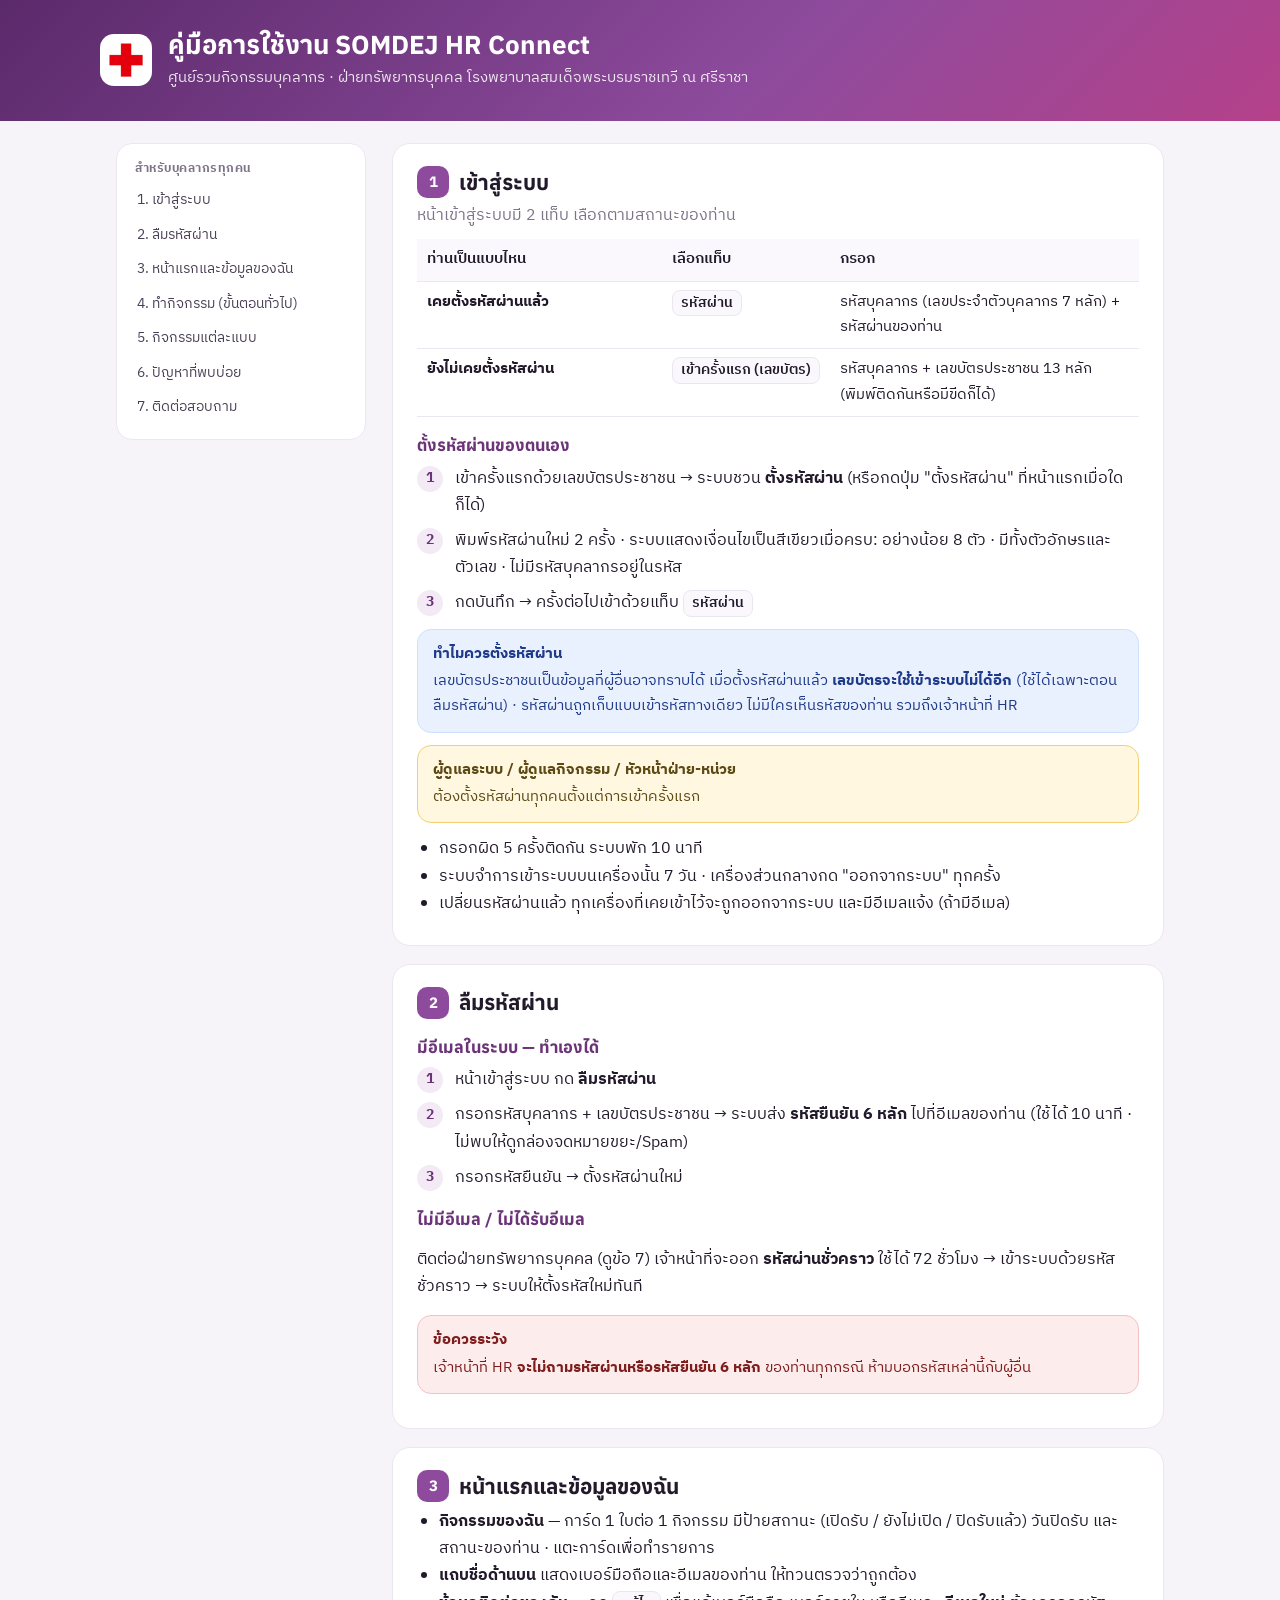
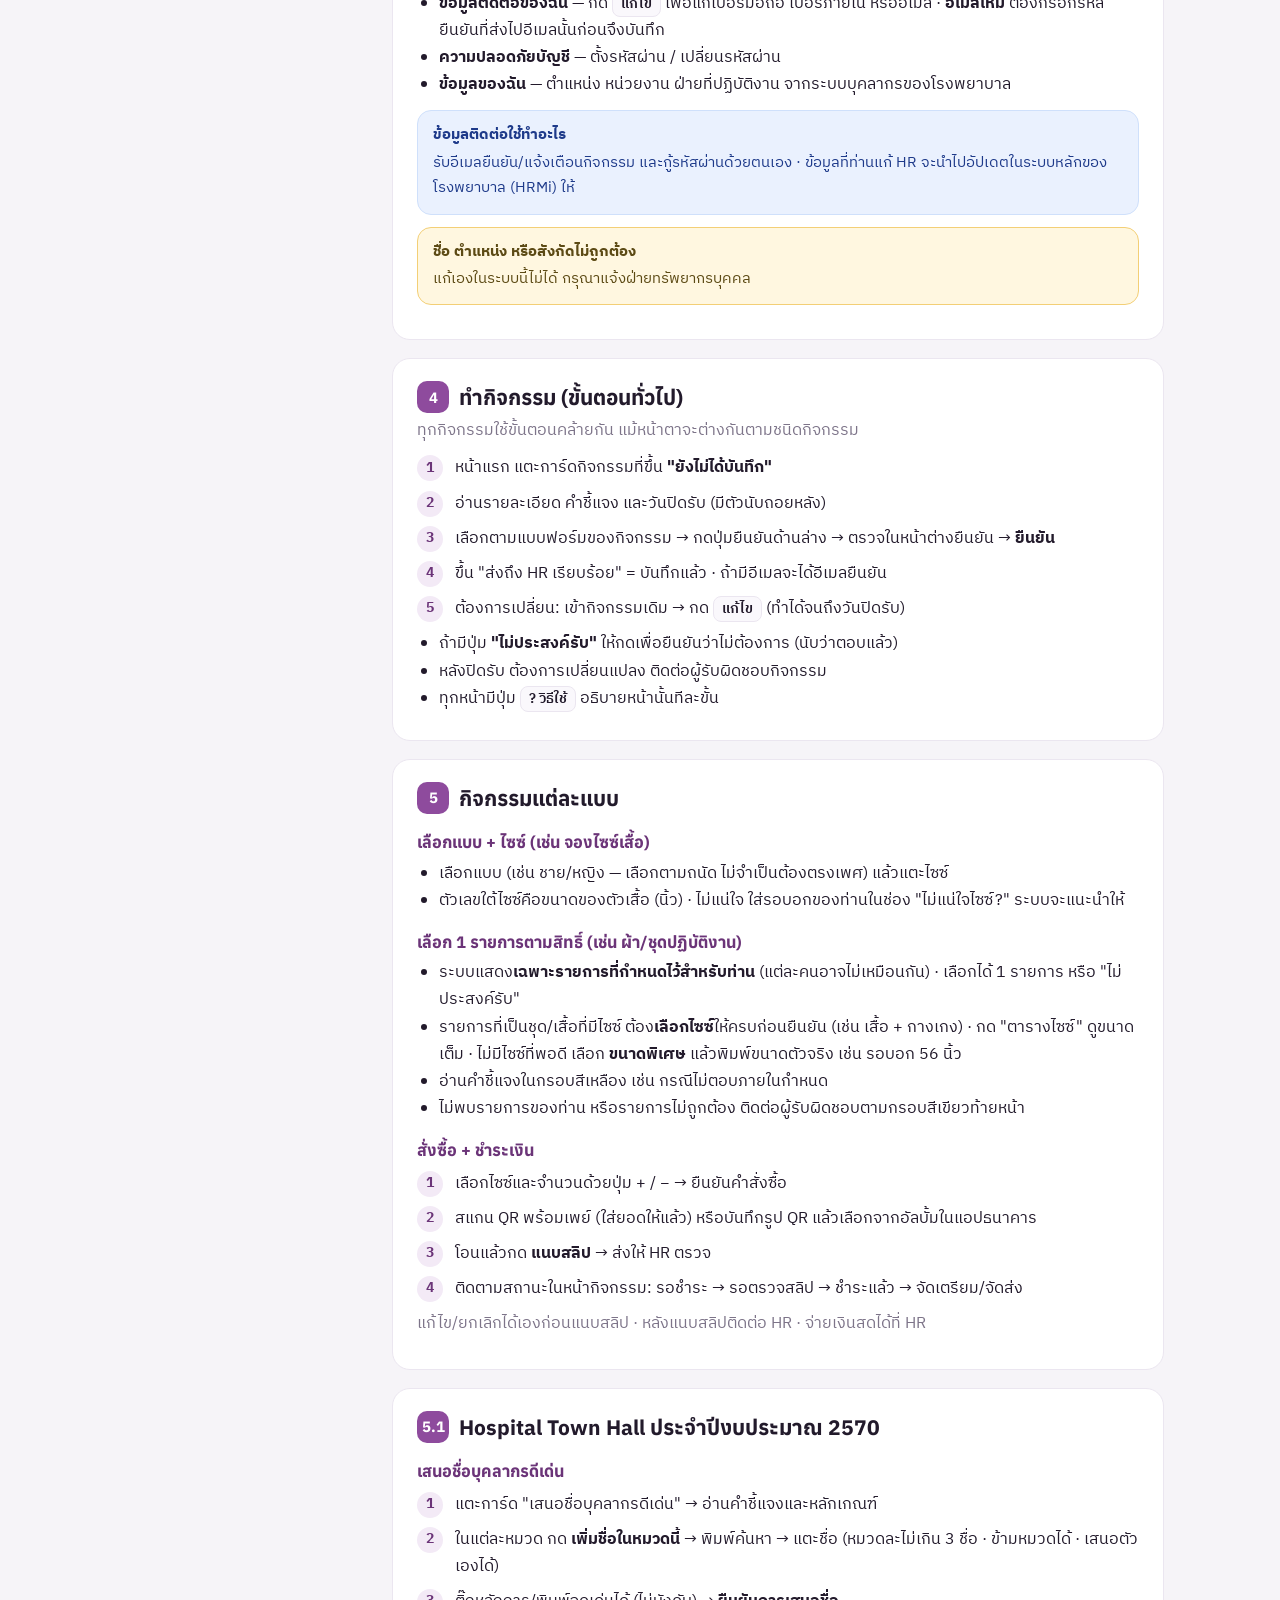
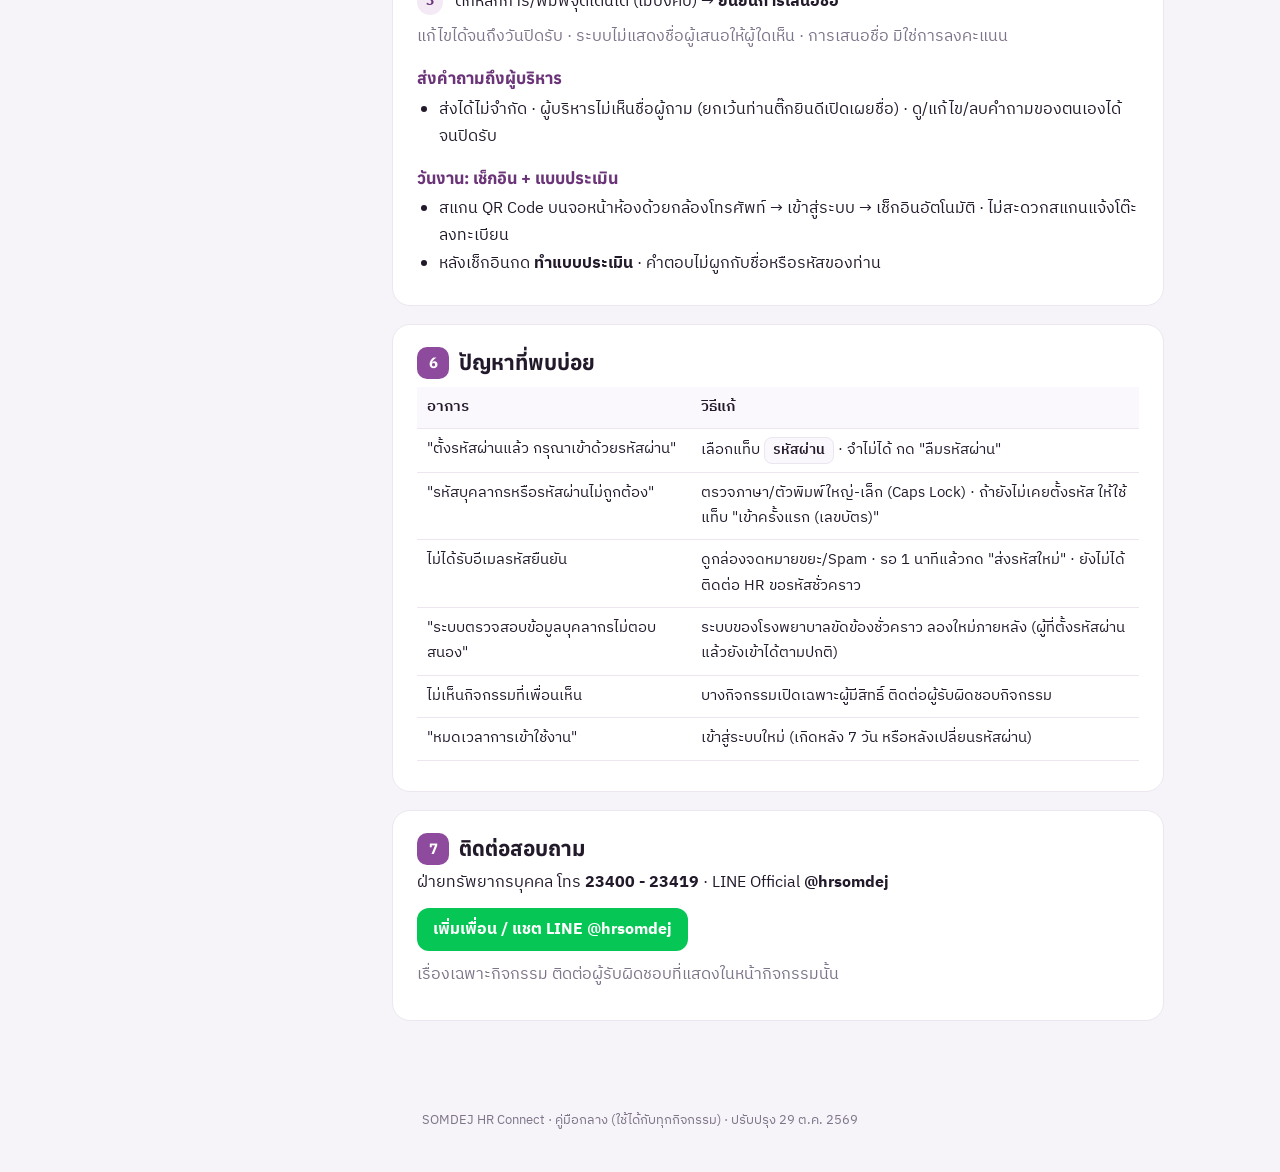
<file: manual.html>
<!doctype html>
<html lang="th">
<head>
<meta charset="utf-8">
<meta name="viewport" content="width=device-width, initial-scale=1">
<title>คู่มือการใช้งาน · SOMDEJ HR Connect</title>
<link rel="icon" href="logo.jpg">
<link rel="preconnect" href="https://fonts.googleapis.com">
<link rel="preconnect" href="https://fonts.gstatic.com" crossorigin>
<link href="https://fonts.googleapis.com/css2?family=Anuphan:wght@500;600;700&family=IBM+Plex+Sans+Thai:wght@400;500;600;700&display=swap" rel="stylesheet">
<style>
  :root { --bg: #f6f4f8; --card: #fff; --ink: #221a2b; --ink2: #4a4055; --muted: #7d7489; --line: #ebe6f0; --acc: #8e4b9d; --acc2: #6b3478; --accs: #f3eaf6;
    --ok: #1f8a5b; --oks: #e7f5ee; --warn: #b45309; --warns: #fff7e0; --info: #2563eb; --infos: #eaf1fe; --red: #c0262d; --reds: #fdecec; --line-green: #06c755; }
  * { box-sizing: border-box; }
  html { scroll-behavior: smooth; }
  body { margin: 0; background: var(--bg); color: var(--ink); font: 15.5px/1.75 'IBM Plex Sans Thai', 'Sarabun', 'Leelawadee UI', system-ui, sans-serif; }
  h1, h2, h3 { font-family: 'Anuphan', 'IBM Plex Sans Thai', sans-serif; line-height: 1.3; margin: 0; }
  a { color: var(--acc2); }
  .top { background: linear-gradient(135deg, #5b2a6b, #8e4b9d 60%, #b5418a); color: #fff; padding: 28px 20px 30px; }
  .top .in { max-width: 1080px; margin: 0 auto; display: flex; gap: 16px; align-items: center; }
  .top img { width: 52px; height: 52px; border-radius: 14px; background: #fff; }
  .top h1 { font-size: 26px; }
  .top p { margin: 4px 0 0; opacity: .88; font-size: 14.5px; }
  .wrap { max-width: 1080px; margin: 0 auto; padding: 22px 16px 60px; display: grid; grid-template-columns: 250px 1fr; gap: 26px; align-items: start; }
  nav.toc { position: sticky; top: 14px; background: var(--card); border: 1px solid var(--line); border-radius: 16px; padding: 14px 10px; font-size: 14px; }
  nav.toc b { display: block; font-size: 12px; letter-spacing: .04em; color: var(--muted); margin: 10px 8px 4px; }
  nav.toc b:first-child { margin-top: 0; }
  nav.toc a { display: block; padding: 5px 10px; border-radius: 9px; text-decoration: none; color: var(--ink2); }
  nav.toc a:hover { background: var(--accs); color: var(--acc2); }
  main section { background: var(--card); border: 1px solid var(--line); border-radius: 18px; padding: 22px 24px; margin-bottom: 18px; scroll-margin-top: 14px; }
  main section h2 { font-size: 21px; margin-bottom: 4px; display: flex; gap: 10px; align-items: center; }
  main section h2 .n { width: 32px; height: 32px; border-radius: 10px; background: var(--acc); color: #fff; display: grid; place-items: center; font-size: 15px; flex: none; }
  main section h3 { font-size: 16.5px; margin: 18px 0 6px; color: var(--acc2); }
  .lead { color: var(--muted); margin: 0 0 10px; }
  ol.steps { counter-reset: s; list-style: none; padding: 0; margin: 8px 0; display: grid; gap: 8px; }
  ol.steps > li { counter-increment: s; position: relative; padding-left: 38px; }
  ol.steps > li::before { content: counter(s); position: absolute; left: 0; top: 1px; width: 26px; height: 26px; border-radius: 50%; background: var(--accs); color: var(--acc2); font-weight: 700; font-size: 13.5px; display: grid; place-items: center; }
  ul { padding-left: 22px; margin: 6px 0; }
  .note { border-radius: 14px; padding: 12px 15px; margin: 12px 0; font-size: 14.5px; border: 1px solid; }
  .note b:first-child { display: block; margin-bottom: 2px; }
  .tip { background: var(--infos); border-color: #cfe0fb; color: #1e3a8a; }
  .warn { background: var(--warns); border-color: #f3cf76; color: #5c4a14; }
  .ok { background: var(--oks); border-color: #bfe3cf; color: #14532d; }
  .stop { background: var(--reds); border-color: #f3c2c4; color: #7f1d1d; }
  .kbd { display: inline-block; border: 1px solid var(--line); background: #faf8fc; border-radius: 8px; padding: 0 8px; font-weight: 600; font-size: 14px; white-space: nowrap; }
  table { width: 100%; border-collapse: collapse; font-size: 14.5px; margin: 8px 0; }
  th, td { text-align: left; padding: 8px 10px; border-bottom: 1px solid var(--line); vertical-align: top; }
  th { background: #faf8fc; font-weight: 600; }
  .contact { display: flex; gap: 12px; flex-wrap: wrap; align-items: center; }
  .btnline { display: inline-flex; align-items: center; gap: 8px; background: var(--line-green); color: #fff; text-decoration: none; padding: 8px 16px; border-radius: 12px; font-weight: 700; }
  .rolebar { background: var(--accs); border: 1px solid #e3d2ea; color: var(--acc2); border-radius: 14px; padding: 10px 14px; margin-bottom: 18px; font-size: 14px; }
  [data-role] { display: none; }
  body.r-head [data-role~="head"], body.r-admin [data-role~="admin"], body.r-admin [data-role~="head"], body.r-super [data-role] { display: block; }
  nav.toc [data-role] { display: none; }
  body.r-head nav.toc [data-role~="head"], body.r-admin nav.toc [data-role~="admin"], body.r-admin nav.toc [data-role~="head"], body.r-super nav.toc [data-role] { display: block; }
  footer { text-align: center; color: var(--muted); font-size: 13px; padding: 10px 16px 40px; }
  @media (max-width: 860px) { .wrap { grid-template-columns: 1fr; } nav.toc { position: static; } main section { padding: 18px 16px; } }
  @media (max-width: 600px) { table, tbody, tr, td { display: block; width: auto !important; } tr:first-child { display: none; } tr { border-bottom: 1px solid var(--line); padding: 8px 0; } td { border: 0; padding: 2px 4px; } td:first-child { font-weight: 600; } }
  @media print { nav.toc, .top { display: none; } .wrap { display: block; } main section { break-inside: avoid; border: 0; } }
</style>
</head>
<body>
<header class="top"><div class="in"><img src="logo.jpg" alt=""><div><h1>คู่มือการใช้งาน SOMDEJ HR Connect</h1><p>ศูนย์รวมกิจกรรมบุคลากร · ฝ่ายทรัพยากรบุคคล โรงพยาบาลสมเด็จพระบรมราชเทวี ณ ศรีราชา</p></div></div></header>
<div class="wrap">
  <nav class="toc" aria-label="สารบัญ">
    <b>สำหรับบุคลากรทุกคน</b>
    <a href="#staff-login">1. เข้าสู่ระบบ</a>
    <a href="#staff-forgot">2. ลืมรหัสผ่าน</a>
    <a href="#staff-home">3. หน้าแรกและข้อมูลของฉัน</a>
    <a href="#staff-event">4. ทำกิจกรรม (ขั้นตอนทั่วไป)</a>
    <a href="#staff-types">5. กิจกรรมแต่ละแบบ</a>
    <a href="#staff-faq">6. ปัญหาที่พบบ่อย</a>
    <a href="#contact">7. ติดต่อสอบถาม</a>
    <b data-role="head">สำหรับหัวหน้าฝ่าย/หน่วย</b>
    <a href="#head" data-role="head">8. ติดตามบุคลากรในสังกัด</a>
    <b data-role="admin">สำหรับผู้ดูแล</b>
    <a href="#admin" data-role="admin">9. บทบาทและเมนูผู้ดูแล</a>
    <a href="#admin-overview" data-role="admin">10. พื้นที่ทำงานของกิจกรรม</a>
    <a href="#admin-tracking" data-role="admin">11. ติดตาม · บันทึกแทน · ตั้งไม่ประสงค์หลายคน</a>
    <a href="#admin-event-settings" data-role="admin">12. ตั้งค่ากิจกรรม · ผู้มีสิทธิ์ · รูปภาพ</a>
    <a href="#admin-mail" data-role="admin">13. อีเมลติดตาม</a>
    <a href="#admin-orders" data-role="admin">14. กิจกรรมสั่งซื้อ</a>
    <a href="#admin-helpdesk" data-role="admin">15. ช่วยเหลือบุคลากร (รหัสผ่าน)</a>
    <a href="#admin-privacy" data-role="admin">16. ความเป็นส่วนตัวของข้อมูล</a>
    <b data-role="super">ผู้ดูแลสูงสุด</b>
    <a href="#admin-roster" data-role="super">17. รายชื่อบุคลากร</a>
    <a href="#admin-heads" data-role="super">18. หัวหน้าฝ่าย/หน่วย</a>
    <a href="#admin-settings" data-role="super">19. ตั้งค่าระบบ · ผู้ดูแล</a>
  </nav>
  <main>
    <div class="rolebar" id="rolebar" hidden></div>

    <section id="staff-login">
      <h2><span class="n">1</span>เข้าสู่ระบบ</h2>
      <p class="lead">หน้าเข้าสู่ระบบมี 2 แท็บ เลือกตามสถานะของท่าน</p>
      <table>
        <tr><th style="width:34%">ท่านเป็นแบบไหน</th><th>เลือกแท็บ</th><th>กรอก</th></tr>
        <tr><td><b>เคยตั้งรหัสผ่านแล้ว</b></td><td><span class="kbd">รหัสผ่าน</span></td><td>รหัสบุคลากร (เลขประจำตัวบุคลากร 7 หลัก) + รหัสผ่านของท่าน</td></tr>
        <tr><td><b>ยังไม่เคยตั้งรหัสผ่าน</b></td><td><span class="kbd">เข้าครั้งแรก (เลขบัตร)</span></td><td>รหัสบุคลากร + เลขบัตรประชาชน 13 หลัก (พิมพ์ติดกันหรือมีขีดก็ได้)</td></tr>
      </table>
      <h3>ตั้งรหัสผ่านของตนเอง</h3>
      <ol class="steps">
        <li>เข้าครั้งแรกด้วยเลขบัตรประชาชน → ระบบชวน <b>ตั้งรหัสผ่าน</b> (หรือกดปุ่ม "ตั้งรหัสผ่าน" ที่หน้าแรกเมื่อใดก็ได้)</li>
        <li>พิมพ์รหัสผ่านใหม่ 2 ครั้ง · ระบบแสดงเงื่อนไขเป็นสีเขียวเมื่อครบ: อย่างน้อย 8 ตัว · มีทั้งตัวอักษรและตัวเลข · ไม่มีรหัสบุคลากรอยู่ในรหัส</li>
        <li>กดบันทึก → ครั้งต่อไปเข้าด้วยแท็บ <span class="kbd">รหัสผ่าน</span></li>
      </ol>
      <div class="note tip"><b>ทำไมควรตั้งรหัสผ่าน</b>เลขบัตรประชาชนเป็นข้อมูลที่ผู้อื่นอาจทราบได้ เมื่อตั้งรหัสผ่านแล้ว <b>เลขบัตรจะใช้เข้าระบบไม่ได้อีก</b> (ใช้ได้เฉพาะตอนลืมรหัสผ่าน) · รหัสผ่านถูกเก็บแบบเข้ารหัสทางเดียว ไม่มีใครเห็นรหัสของท่าน รวมถึงเจ้าหน้าที่ HR</div>
      <div class="note warn"><b>ผู้ดูแลระบบ / ผู้ดูแลกิจกรรม / หัวหน้าฝ่าย-หน่วย</b>ต้องตั้งรหัสผ่านทุกคนตั้งแต่การเข้าครั้งแรก</div>
      <ul><li>กรอกผิด 5 ครั้งติดกัน ระบบพัก 10 นาที</li><li>ระบบจำการเข้าระบบบนเครื่องนั้น 7 วัน · เครื่องส่วนกลางกด "ออกจากระบบ" ทุกครั้ง</li><li>เปลี่ยนรหัสผ่านแล้ว ทุกเครื่องที่เคยเข้าไว้จะถูกออกจากระบบ และมีอีเมลแจ้ง (ถ้ามีอีเมล)</li></ul>
    </section>

    <section id="staff-forgot">
      <h2><span class="n">2</span>ลืมรหัสผ่าน</h2>
      <h3>มีอีเมลในระบบ — ทำเองได้</h3>
      <ol class="steps">
        <li>หน้าเข้าสู่ระบบ กด <b>ลืมรหัสผ่าน</b></li>
        <li>กรอกรหัสบุคลากร + เลขบัตรประชาชน → ระบบส่ง <b>รหัสยืนยัน 6 หลัก</b> ไปที่อีเมลของท่าน (ใช้ได้ 10 นาที · ไม่พบให้ดูกล่องจดหมายขยะ/Spam)</li>
        <li>กรอกรหัสยืนยัน → ตั้งรหัสผ่านใหม่</li>
      </ol>
      <h3>ไม่มีอีเมล / ไม่ได้รับอีเมล</h3>
      <p>ติดต่อฝ่ายทรัพยากรบุคคล (ดูข้อ 7) เจ้าหน้าที่จะออก <b>รหัสผ่านชั่วคราว</b> ใช้ได้ 72 ชั่วโมง → เข้าระบบด้วยรหัสชั่วคราว → ระบบให้ตั้งรหัสใหม่ทันที</p>
      <div class="note stop"><b>ข้อควรระวัง</b>เจ้าหน้าที่ HR <b>จะไม่ถามรหัสผ่านหรือรหัสยืนยัน 6 หลัก</b> ของท่านทุกกรณี ห้ามบอกรหัสเหล่านี้กับผู้อื่น</div>
    </section>

    <section id="staff-home">
      <h2><span class="n">3</span>หน้าแรกและข้อมูลของฉัน</h2>
      <ul>
        <li><b>กิจกรรมของฉัน</b> — การ์ด 1 ใบต่อ 1 กิจกรรม มีป้ายสถานะ (เปิดรับ / ยังไม่เปิด / ปิดรับแล้ว) วันปิดรับ และสถานะของท่าน · แตะการ์ดเพื่อทำรายการ</li>
        <li><b>แถบชื่อด้านบน</b> แสดงเบอร์มือถือและอีเมลของท่าน ให้ทวนตรวจว่าถูกต้อง</li>
        <li><b>ข้อมูลติดต่อของฉัน</b> — กด <span class="kbd">แก้ไข</span> เพื่อแก้เบอร์มือถือ เบอร์ภายใน หรืออีเมล · <b>อีเมลใหม่</b> ต้องกรอกรหัสยืนยันที่ส่งไปอีเมลนั้นก่อนจึงบันทึก</li>
        <li><b>ความปลอดภัยบัญชี</b> — ตั้งรหัสผ่าน / เปลี่ยนรหัสผ่าน</li>
        <li><b>ข้อมูลของฉัน</b> — ตำแหน่ง หน่วยงาน ฝ่ายที่ปฏิบัติงาน จากระบบบุคลากรของโรงพยาบาล</li>
      </ul>
      <div class="note tip"><b>ข้อมูลติดต่อใช้ทำอะไร</b>รับอีเมลยืนยัน/แจ้งเตือนกิจกรรม และกู้รหัสผ่านด้วยตนเอง · ข้อมูลที่ท่านแก้ HR จะนำไปอัปเดตในระบบหลักของโรงพยาบาล (HRMi) ให้</div>
      <div class="note warn"><b>ชื่อ ตำแหน่ง หรือสังกัดไม่ถูกต้อง</b>แก้เองในระบบนี้ไม่ได้ กรุณาแจ้งฝ่ายทรัพยากรบุคคล</div>
    </section>

    <section id="staff-event">
      <h2><span class="n">4</span>ทำกิจกรรม (ขั้นตอนทั่วไป)</h2>
      <p class="lead">ทุกกิจกรรมใช้ขั้นตอนคล้ายกัน แม้หน้าตาจะต่างกันตามชนิดกิจกรรม</p>
      <ol class="steps">
        <li>หน้าแรก แตะการ์ดกิจกรรมที่ขึ้น <b>"ยังไม่ได้บันทึก"</b></li>
        <li>อ่านรายละเอียด คำชี้แจง และวันปิดรับ (มีตัวนับถอยหลัง)</li>
        <li>เลือกตามแบบฟอร์มของกิจกรรม → กดปุ่มยืนยันด้านล่าง → ตรวจในหน้าต่างยืนยัน → <b>ยืนยัน</b></li>
        <li>ขึ้น "ส่งถึง HR เรียบร้อย" = บันทึกแล้ว · ถ้ามีอีเมลจะได้อีเมลยืนยัน</li>
        <li>ต้องการเปลี่ยน: เข้ากิจกรรมเดิม → กด <span class="kbd">แก้ไข</span> (ทำได้จนถึงวันปิดรับ)</li>
      </ol>
      <ul><li>ถ้ามีปุ่ม <b>"ไม่ประสงค์รับ"</b> ให้กดเพื่อยืนยันว่าไม่ต้องการ (นับว่าตอบแล้ว)</li><li>หลังปิดรับ ต้องการเปลี่ยนแปลง ติดต่อผู้รับผิดชอบกิจกรรม</li><li>ทุกหน้ามีปุ่ม <span class="kbd">? วิธีใช้</span> อธิบายหน้านั้นทีละขั้น</li></ul>
    </section>

    <section id="staff-types">
      <h2><span class="n">5</span>กิจกรรมแต่ละแบบ</h2>
      <h3 id="staff-choice">เลือกแบบ + ไซซ์ (เช่น จองไซซ์เสื้อ)</h3>
      <ul><li>เลือกแบบ (เช่น ชาย/หญิง — เลือกตามถนัด ไม่จำเป็นต้องตรงเพศ) แล้วแตะไซซ์</li><li>ตัวเลขใต้ไซซ์คือขนาดของตัวเสื้อ (นิ้ว) · ไม่แน่ใจ ใส่รอบอกของท่านในช่อง "ไม่แน่ใจไซซ์?" ระบบจะแนะนำให้</li></ul>
      <h3 id="staff-pick">เลือก 1 รายการตามสิทธิ์ (เช่น ผ้า/ชุดปฏิบัติงาน)</h3>
      <ul><li>ระบบแสดง<b>เฉพาะรายการที่กำหนดไว้สำหรับท่าน</b> (แต่ละคนอาจไม่เหมือนกัน) · เลือกได้ 1 รายการ หรือ "ไม่ประสงค์รับ"</li><li>รายการที่เป็นชุด/เสื้อที่มีไซซ์ ต้อง<b>เลือกไซซ์</b>ให้ครบก่อนยืนยัน (เช่น เสื้อ + กางเกง) · กด "ตารางไซซ์" ดูขนาดเต็ม · ไม่มีไซซ์ที่พอดี เลือก <b>ขนาดพิเศษ</b> แล้วพิมพ์ขนาดตัวจริง เช่น รอบอก 56 นิ้ว</li><li>อ่านคำชี้แจงในกรอบสีเหลือง เช่น กรณีไม่ตอบภายในกำหนด</li><li>ไม่พบรายการของท่าน หรือรายการไม่ถูกต้อง ติดต่อผู้รับผิดชอบตามกรอบสีเขียวท้ายหน้า</li></ul>
      <h3 id="staff-order">สั่งซื้อ + ชำระเงิน</h3>
      <ol class="steps"><li>เลือกไซซ์และจำนวนด้วยปุ่ม + / − → ยืนยันคำสั่งซื้อ</li><li>สแกน QR พร้อมเพย์ (ใส่ยอดให้แล้ว) หรือบันทึกรูป QR แล้วเลือกจากอัลบั้มในแอปธนาคาร</li><li>โอนแล้วกด <b>แนบสลิป</b> → ส่งให้ HR ตรวจ</li><li>ติดตามสถานะในหน้ากิจกรรม: รอชำระ → รอตรวจสลิป → ชำระแล้ว → จัดเตรียม/จัดส่ง</li></ol>
      <p class="lead">แก้ไข/ยกเลิกได้เองก่อนแนบสลิป · หลังแนบสลิปติดต่อ HR · จ่ายเงินสดได้ที่ HR</p>
    </section>

    <section id="staff-townhall">
      <h2><span class="n">5.1</span>Hospital Town Hall ประจำปีงบประมาณ 2570</h2>
      <h3>เสนอชื่อบุคลากรดีเด่น</h3>
      <ol class="steps"><li>แตะการ์ด "เสนอชื่อบุคลากรดีเด่น" → อ่านคำชี้แจงและหลักเกณฑ์</li><li>ในแต่ละหมวด กด <b>เพิ่มชื่อในหมวดนี้</b> → พิมพ์ค้นหา → แตะชื่อ (หมวดละไม่เกิน 3 ชื่อ · ข้ามหมวดได้ · เสนอตัวเองได้)</li><li>ติ๊กหลักการ/พิมพ์จุดเด่นได้ (ไม่บังคับ) → <b>ยืนยันการเสนอชื่อ</b></li></ol>
      <p class="lead">แก้ไขได้จนถึงวันปิดรับ · ระบบไม่แสดงชื่อผู้เสนอให้ผู้ใดเห็น · การเสนอชื่อ มิใช่การลงคะแนน</p>
      <h3>ส่งคำถามถึงผู้บริหาร</h3>
      <ul><li>ส่งได้ไม่จำกัด · ผู้บริหารไม่เห็นชื่อผู้ถาม (ยกเว้นท่านติ๊กยินดีเปิดเผยชื่อ) · ดู/แก้ไข/ลบคำถามของตนเองได้จนปิดรับ</li></ul>
      <h3>วันงาน: เช็กอิน + แบบประเมิน</h3>
      <ul><li>สแกน QR Code บนจอหน้าห้องด้วยกล้องโทรศัพท์ → เข้าสู่ระบบ → เช็กอินอัตโนมัติ · ไม่สะดวกสแกนแจ้งโต๊ะลงทะเบียน</li><li>หลังเช็กอินกด <b>ทำแบบประเมิน</b> · คำตอบไม่ผูกกับชื่อหรือรหัสของท่าน</li></ul>
    </section>

    <section id="staff-faq">
      <h2><span class="n">6</span>ปัญหาที่พบบ่อย</h2>
      <table>
        <tr><th style="width:38%">อาการ</th><th>วิธีแก้</th></tr>
        <tr><td>"ตั้งรหัสผ่านแล้ว กรุณาเข้าด้วยรหัสผ่าน"</td><td>เลือกแท็บ <span class="kbd">รหัสผ่าน</span> · จำไม่ได้ กด "ลืมรหัสผ่าน"</td></tr>
        <tr><td>"รหัสบุคลากรหรือรหัสผ่านไม่ถูกต้อง"</td><td>ตรวจภาษา/ตัวพิมพ์ใหญ่-เล็ก (Caps Lock) · ถ้ายังไม่เคยตั้งรหัส ให้ใช้แท็บ "เข้าครั้งแรก (เลขบัตร)"</td></tr>
        <tr><td>ไม่ได้รับอีเมลรหัสยืนยัน</td><td>ดูกล่องจดหมายขยะ/Spam · รอ 1 นาทีแล้วกด "ส่งรหัสใหม่" · ยังไม่ได้ ติดต่อ HR ขอรหัสชั่วคราว</td></tr>
        <tr><td>"ระบบตรวจสอบข้อมูลบุคลากรไม่ตอบสนอง"</td><td>ระบบของโรงพยาบาลขัดข้องชั่วคราว ลองใหม่ภายหลัง (ผู้ที่ตั้งรหัสผ่านแล้วยังเข้าได้ตามปกติ)</td></tr>
        <tr><td>ไม่เห็นกิจกรรมที่เพื่อนเห็น</td><td>บางกิจกรรมเปิดเฉพาะผู้มีสิทธิ์ ติดต่อผู้รับผิดชอบกิจกรรม</td></tr>
        <tr><td>"หมดเวลาการเข้าใช้งาน"</td><td>เข้าสู่ระบบใหม่ (เกิดหลัง 7 วัน หรือหลังเปลี่ยนรหัสผ่าน)</td></tr>
      </table>
    </section>

    <section id="contact">
      <h2><span class="n">7</span>ติดต่อสอบถาม</h2>
      <div class="contact"><div>ฝ่ายทรัพยากรบุคคล โทร <b>23400 - 23419</b> · LINE Official <b>@hrsomdej</b></div><a class="btnline" href="https://lin.ee/sJieAtw" target="_blank" rel="noopener">เพิ่มเพื่อน / แชต LINE @hrsomdej</a></div>
      <p class="lead" style="margin-top:10px">เรื่องเฉพาะกิจกรรม ติดต่อผู้รับผิดชอบที่แสดงในหน้ากิจกรรมนั้น</p>
    </section>

    <section id="head" data-role="head">
      <h2><span class="n">8</span>หัวหน้าฝ่าย/หน่วย: ติดตามบุคลากรในสังกัด</h2>
      <ul>
        <li>เมนูซ้าย "กิจกรรม (หัวหน้า)" → เลือกกิจกรรม → แท็บ <b>ภาพรวม / ติดตามรายบุคคล / รายงาน</b> (ดูอย่างเดียว)</li>
        <li>ท่านเห็นเฉพาะบุคลากรที่<b>ปฏิบัติงานจริง</b>ในฝ่าย/หน่วยของท่าน (เช่น ต้นสังกัดฝ่ายการพยาบาลแต่ปฏิบัติงานที่ฝ่ายวิชาการ → หัวหน้าฝ่ายวิชาการเป็นผู้ติดตาม) · ฝ่ายต้นสังกัดตาม HRMi แสดงในวงเล็บ</li>
        <li>แท็บติดตาม กด "ยังไม่ตอบ" เพื่อดูรายชื่อที่ต้องตาม · ส่งออก Excel ได้</li>
        <li>ถ้าตั้งอีเมลไว้ จะได้ <b>อีเมลสรุปผู้ยังไม่ตอบ</b> ตามรอบที่ผู้ดูแลกำหนด</li>
      </ul>
      <div class="note tip"><b>รายชื่อไม่ตรงกับคนในสังกัดจริง</b>แจ้งผู้ดูแลสูงสุด เพื่อปรับ "ฝ่าย/หน่วยที่ปฏิบัติงาน" ของบุคคลนั้น</div>
    </section>

    <section id="admin" data-role="admin">
      <h2><span class="n">9</span>บทบาทและเมนูผู้ดูแล</h2>
      <table>
        <tr><th style="width:24%">บทบาท</th><th>ทำอะไรได้</th></tr>
        <tr><td><b>ผู้ดูแลสูงสุด</b></td><td>ทุกอย่าง: ทุกกิจกรรม สร้างกิจกรรม รายชื่อบุคลากร หัวหน้า ตั้งค่าระบบ เพิ่ม/ถอดผู้ดูแล ประวัติการใช้งาน</td></tr>
        <tr><td><b>ผู้ดูแลกิจกรรม</b></td><td>เฉพาะกิจกรรมที่ได้รับมอบหมาย: ภาพรวม ติดตาม บันทึกแทน ตั้งไม่ประสงค์หลายคน รายงาน อีเมล ตั้งค่ากิจกรรม นำเข้าผู้มีสิทธิ์ อัปโหลดรูป · เห็นเบอร์/อีเมล · ช่วยรีเซ็ตรหัสผ่านบุคลากรทั่วไป</td></tr>
        <tr><td><b>หัวหน้าฝ่าย/หน่วย</b></td><td>ดูภาพรวม/ติดตาม/รายงาน เฉพาะสังกัด (ไม่เห็นเบอร์โทร)</td></tr>
      </table>
      <p>เมนูซ้ายแสดงเฉพาะกิจกรรมที่ท่านดูแล · <b>ช่วยเหลือบุคลากร (รหัสผ่าน)</b> อยู่ใต้รายการกิจกรรม</p>
    </section>

    <section id="admin-overview" data-role="admin">
      <h2><span class="n">10</span>พื้นที่ทำงานของกิจกรรม</h2>
      <p class="lead">คลิกชื่อกิจกรรมที่เมนูซ้าย → แท็บด้านบน (แสดงตามชนิดกิจกรรม)</p>
      <ul>
        <li><b>ภาพรวม</b> — ความคืบหน้า จำนวนต่อไซซ์/ต่อรายการ (กิจกรรมเลือกตามสิทธิ์แสดง "เลือกแล้ว / มีสิทธิ์") ความคืบหน้ารายฝ่าย รายการล่าสุด · <b>ส่งออก Excel</b></li>
        <li id="admin-reports"><b>รายงาน</b> — สรุปรายฝ่าย/หน่วย/ตำแหน่ง/กลุ่ม · คลิกตัวเลข "ค้าง" เพื่อไปรายชื่อ</li>
        <li id="admin-print"><b>พิมพ์ / ใบเซ็นรับ</b> — สรุปจำนวน รายการจัดเตรียม ใบเซ็นรับ ป้ายติดถุง (กิจกรรมเสื้อ/สั่งซื้อ)</li>
      </ul>
      <div class="note tip" id="admin-events"><b>ไฟล์ Excel ของกิจกรรมเลือกตามสิทธิ์ (ผ้า/ชุด)</b>แผ่น "สรุปยอดต่อรายการ" และ "สรุปไซซ์" (จำนวนต่อรายการ × แบบ × ไซซ์ + ขนาดพิเศษ) ใช้ส่งจัดหาได้ทันที · แผ่น "รอระบุไซซ์" = คนที่เลือกรายการแล้วแต่ยังไม่มีไซซ์ (แก้แทนได้ที่หน้าติดตาม ตัวกรอง "รอระบุไซซ์") · มีแผ่นสรุปรายฝ่าย รายหน่วย รายชื่อทั้งหมด เลือกแล้ว ไม่ประสงค์รับ (แยก "ตอบเอง" กับ "HR บันทึก") และยังไม่ตอบ</div>
    </section>

    <section id="admin-tracking" data-role="admin">
      <h2><span class="n">11</span>ติดตาม · บันทึกแทน · ตั้งไม่ประสงค์หลายคน</h2>
      <ul>
        <li>กรองด้วยฝ่าย / หน่วย / ตำแหน่ง / กลุ่ม และแท็บ <b>ทั้งหมด / ยังไม่ตอบ / จองแล้ว(เลือกแล้ว) / ไม่ประสงค์</b></li>
        <li><b>บันทึกแทน</b> (ปุ่มดินสอท้ายแถว) — สำหรับคนที่แจ้งทางโทรศัพท์/กระดาษ · ทำได้แม้ปิดรับแล้ว · ปุ่มนาฬิกา = ประวัติการแก้ไข</li>
        <li><b>อีเมลเตือนผู้ยังไม่ตอบ</b> / <b>คัดลอกเบอร์ผู้ยังไม่ตอบ</b> — เฉพาะรายชื่อในตัวกรองปัจจุบัน</li>
      </ul>
      <h3>ตั้ง "ไม่ประสงค์รับ" ให้ผู้ไม่ตอบทีละหลายคน</h3>
      <ol class="steps">
        <li>แท็บ <b>ยังไม่ตอบ</b> (กรองฝ่ายได้)</li>
        <li>ติ๊กช่องหน้าชื่อ หรือกด <b>เลือกผู้ยังไม่ตอบทั้งหมดที่กรอง</b></li>
        <li>กดปุ่มแดง <b>ตั้งเป็น "ไม่ประสงค์รับ"</b> → ใส่หมายเหตุ (ค่าเริ่มต้น "ไม่ตอบภายในกำหนด (HR บันทึก)") → ยืนยัน</li>
      </ol>
      <div class="note ok"><b>ปลอดภัย</b>คนที่ตอบแล้วระบบข้ามให้เสมอ · ทุกคนมีประวัติ "HR บันทึกแทน" · แก้รายคนภายหลังได้ · ไม่ส่งอีเมลแจ้ง</div>
    </section>

    <section id="admin-event-settings" data-role="admin">
      <h2><span class="n">12</span>ตั้งค่ากิจกรรม · ผู้มีสิทธิ์ · รูปภาพ</h2>
      <ul>
        <li><b>ข้อมูลกิจกรรม</b> — ชื่อ คำอธิบาย สี วันเปิด-ปิดรับ (ขยายได้) · สวิตช์ <b>เผยแพร่</b> = บุคลากรมองเห็น</li>
        <li><b>รูปภาพ</b> — กด <span class="kbd">อัปโหลด</span> เลือกรูปจากเครื่อง (ระบบย่อให้อัตโนมัติ) → กด <b>บันทึก</b> · ต้องบันทึกกิจกรรมก่อนจึงอัปโหลดได้</li>
      </ul>
      <h3>กิจกรรม "เลือก 1 รายการตามสิทธิ์" (เช่น ผ้า/ชุดปฏิบัติงาน)</h3>
      <ul>
        <li><b>รายการให้เลือก</b> — แก้ชื่อ ประเภท เพิ่มรายการ · อัปโหลดรูปรายการละ 1 รูป · เปิด/ปิด <b>"แสดงรูปประกอบ"</b> · รหัสรายการ (P01…) เปลี่ยนไม่ได้หลังบันทึก · รายการที่มีผู้มีสิทธิ์แล้วลบไม่ได้</li>
        <li><b>คำชี้แจง</b> (บรรทัดละข้อ) · ข้อความเมื่อไม่มีรายการ · ผู้รับผิดชอบ/เบอร์ติดต่อ</li>
        <li><b>ภาพหน้าปกการ์ด</b> — อัปโหลดรูป (แนะนำแนวนอน ~1200 × 630) · เลือก "เต็มกรอบ" หรือ "แสดงทั้งภาพ" · เลือกได้ว่าจะแสดงที่หัวหน้ากิจกรรมด้วยหรือไม่</li>
        <li><b>ตารางไซซ์</b> — การ์ด "ตารางไซซ์": <span class="kbd">เพิ่มจากแม่แบบ</span> (เสื้อ/กางเกง ER, เสื้อ/กางเกงผ้าโทเร 80000) หรือ <span class="kbd">ตารางว่าง</span> → ตั้งหัวข้อขนาด แยกแบบ (เช่น ชาย/หญิง) ใส่ไซซ์ หรือ <span class="kbd">วางจาก Excel</span> · เปิด/ปิด "ขนาดพิเศษ" · จากนั้นผูกตารางกับรายการในคอลัมน์ <b>ไซซ์</b> (ผูกได้หลายตาราง เช่น เสื้อ + กางเกง) → <b>บันทึก</b> · ไซซ์ที่มีคนเลือกแล้วลบไม่ได้ ให้ "ซ่อน" แทน</li>
        <li><b>จัดการรายคน</b> — ค้นหาผู้มีสิทธิ์ · <span class="kbd">เพิ่มรายชื่อ</span> (ค้นจากรหัส/ชื่อ) · <span class="kbd">แก้สิทธิ์</span> ติ๊กรายการที่คนนั้นเลือกได้ (กี่รายการก็ได้) · ลบออก · ทุกการแก้มีบันทึกประวัติ · ถ้าเอารายการที่เขาเลือกไว้แล้วออก คำตอบเดิมยังอยู่ (ระบบเตือน)</li>
        <li><b>นำเข้ารายชื่อผู้มีสิทธิ์</b> — Excel คอลัมน์ <b>EmpCode, ตัวเลือก1, ตัวเลือก2, ตัวเลือก3</b> (ชื่อรายการหรือรหัส) และไม่บังคับ: ฝ่ายที่ปฏิบัติงาน, หน่วยที่ปฏิบัติงาน · กด <span class="kbd">เทมเพลต</span> เพื่อดูรูปแบบ</li>
      </ul>
      <div class="note tip"><b>ระบบช่วยตรวจตอนนำเข้า</b>ข้อความที่สะกดต่างเล็กน้อย (ช่องว่าง จุด # ฎ/ฏ) จับคู่ให้อัตโนมัติ · ข้อความที่ไม่ตรงรายการใดเลย / รหัสที่ไม่อยู่ในรายชื่อบุคลากร / รหัสซ้ำ แสดงหลังนำเข้า · เลือก "แทนที่รายชื่อเดิม" เมื่อไฟล์เป็นรายชื่อครบ (คำตอบที่บันทึกแล้วไม่หาย)</div>
    </section>

    <section id="admin-mail" data-role="admin">
      <h2><span class="n">13</span>อีเมลติดตาม</h2>
      <ul>
        <li><b>ยืนยันการบันทึกถึงบุคลากร</b> — ส่งอัตโนมัติเมื่อบุคลากรบันทึก/แก้ไข (เปิด/ปิดได้)</li>
        <li><b>เตือนบุคลากรที่ยังไม่ตอบ</b> · <b>สรุปถึงหัวหน้า</b> · <b>สรุปภาพรวมถึงผู้ดูแล</b> — กดส่งเอง หรือตั้งรอบอัตโนมัติ (วัน/เวลา/ก่อนปิด N วัน)</li>
        <li>กด <b>ดูตัวอย่าง</b> และ <b>ส่งทดสอบ</b> ถึงอีเมลตัวเองก่อนส่งจริงทุกครั้ง · โควตาประมาณ 1,500 ฉบับ/วัน</li>
      </ul>
    </section>

    <section id="admin-orders" data-role="admin">
      <h2><span class="n">14</span>กิจกรรมสั่งซื้อ</h2>
      <ul>
        <li><b>คำสั่งซื้อ / ตรวจสลิป</b> — เปิดสลิปเทียบยอด → ยืนยันชำระ หรือ ตีกลับพร้อมเหตุผล · รับเงินสด · สร้างแทน · เปลี่ยนสถานะจัดส่งหลายรายการ</li>
        <li id="admin-summary"><b>สรุปสำหรับสั่งต่อ</b> — ตารางแบบ × ไซซ์ (แนะนำนับ "เฉพาะชำระแล้ว")</li>
      </ul>
    </section>

    <section id="admin-townhall" data-role="admin">
      <h2><span class="n">14.1</span>Hospital Town Hall (ผู้ดูแลกิจกรรม)</h2>
      <h3>เสนอชื่อบุคลากรดีเด่น</h3>
      <ol class="steps"><li><b>รายชื่อ / หมวดตำแหน่ง</b> → นำเข้าไฟล์ระบบเลื่อนเงินเดือน (.xlsx) → ตรวจตาราง ตำแหน่ง → หมวด → <b>ยืนยันทั้งหมด</b></li><li>ตั้งค่า → ติ๊กเผยแพร่ (เปิด 9 พ.ย. 2569)</li><li>ระหว่างเปิด: ภาพรวม/ติดตามรายบุคคล ดูร้อยละการมีส่วนร่วม (ไม่เห็นว่าใครเสนอใคร)</li><li>หลังปิด: <b>ผลการเสนอชื่อ</b> → ยืนยันผ่านทุกคนที่ระบบตรวจผ่านครบ → ตรวจคนที่ควรตรวจ/ไม่ผ่าน → <b>ส่งออกสำหรับคณะกรรมการ</b></li></ol>
      <h3>คำถามถึงผู้บริหาร</h3>
      <ol class="steps"><li><b>จัดการคำถาม</b>: จัดหมวด (ระบบเติมผู้บริหารให้) · รวมคำถามซ้ำ · ซ่อน · เรียบเรียงถ้อยคำ</li><li><b>ส่งผู้บริหาร</b> (9 ธ.ค.): ส่งทดสอบก่อน แล้วส่งจริง · ผู้บริหารได้รับคำถามทั้งหมด ไฮไลต์ข้อของท่าน + PDF</li><li>ส่งออก Excel ให้ฝ่ายไอทีลงเว็บไซต์โรงพยาบาลพร้อมคำตอบ</li></ol>
      <div class="note tip">การย้อนดูผู้ถามทำได้เฉพาะผู้ดูแลสูงสุด ต้องระบุเหตุผล และระบบบันทึกทุกครั้ง</div>
      <h3>วันงาน (17 ธ.ค. 2569)</h3>
      <ul><li><b>จอเช็กอิน (QR)</b>: เปิดบนเครื่องที่ต่อจอหน้าห้อง → เต็มจอ · QR เปลี่ยนทุก 1 นาที</li><li><b>โต๊ะลงทะเบียน</b>: พิมพ์เลขประจำตัว 7 หลัก + Enter</li><li><b>จอถามในห้อง</b>: เปิดรับคำถามในห้อง (ถ้าใช้) → เต็มจอบนเครื่องผู้ดำเนินรายการ</li><li><b>ผลแบบประเมิน</b>: เปิดถึง 24 ธ.ค. · ส่งออก Excel</li></ul>
    </section>

    <section id="admin-helpdesk" data-role="admin">
      <h2><span class="n">15</span>ช่วยเหลือบุคลากร (รหัสผ่าน)</h2>
      <ol class="steps">
        <li>เมนู <b>ช่วยเหลือบุคลากร</b> → กรอกรหัสบุคลากรของผู้ที่ติดต่อมา</li>
        <li><b>มีอีเมล</b> → แนะนำให้ใช้ "ลืมรหัสผ่าน" เอง · <b>ยังไม่เคยตั้งรหัส</b> → แนะนำแท็บ "เข้าครั้งแรก (เลขบัตร)"</li>
        <li><b>ไม่มีอีเมล</b> → ยืนยันตัวตนผู้ขอ (ชื่อ ตำแหน่ง หน่วยงาน หรือโทรกลับเบอร์ในระบบ) → <b>รีเซ็ตรหัสผ่าน</b></li>
        <li>ระบบแสดง <b>รหัสชั่วคราว</b> ครั้งเดียว (ใช้ได้ 72 ชม.) → กด "คัดลอกข้อความ" ส่งทาง LINE หรือแจ้งทางโทรศัพท์</li>
      </ol>
      <div class="note stop"><b>ห้าม</b>ขอเลขบัตรประชาชนหรือรหัสผ่านเดิมของบุคลากร · ผู้ดูแลกิจกรรมรีเซ็ตได้เฉพาะบุคลากรทั่วไป (บัญชีผู้ดูแล/หัวหน้า ให้ผู้ดูแลสูงสุดรีเซ็ต) · ทุกการรีเซ็ตบันทึกประวัติและส่งอีเมลแจ้งเจ้าตัว</div>
    </section>

    <section id="admin-privacy" data-role="admin">
      <h2><span class="n">16</span>ความเป็นส่วนตัวของข้อมูล</h2>
      <ul>
        <li>เบอร์โทรและอีเมลในหน้าผู้ดูแล <b>ซ่อนเป็นค่าเริ่มต้น</b> (เช่น 08••••••63) · คลิกที่ค่าเพื่อแสดงทีละช่อง หรือกดปุ่มรูปตา <span class="kbd">แสดงเบอร์/อีเมล</span> เพื่อแสดงทั้งหมด · เปิดหน้าใหม่จะซ่อนอีกครั้ง</li>
        <li>ระบบไม่เก็บเลขบัตรประชาชน · รหัสผ่านเก็บแบบเข้ารหัสทางเดียว</li>
        <li>ไฟล์ Excel ที่ส่งออกมีเบอร์/อีเมล — เก็บในที่ปลอดภัย ไม่ส่งต่อในกลุ่มไลน์</li>
      </ul>
    </section>

    <section id="admin-roster" data-role="super">
      <h2><span class="n">17</span>รายชื่อบุคลากร (ผู้ดูแลสูงสุด)</h2>
      <ul>
        <li><b>นำเข้า Excel</b> — ไฟล์ส่งออกจาก HRMi ได้ตรง ๆ (ระบบไม่อ่านเลขบัตรประชาชน) · หลังนำเข้าดึงเบอร์/อีเมล/เพศจาก SmartAPI · ซิงก์อัตโนมัติทุกคืน 01:00</li>
        <li><b>แก้ข้อมูลเอง · รอ HRMi</b> — บุคลากรแก้เบอร์/อีเมลเอง → กดการ์ดนี้ → <b>ส่งออกไปอัปเดต HRMi</b> (ค่าเดิม → ค่าใหม่) → แก้ใน HRMi → <b>ทำเครื่องหมาย "อัปเดต HRMi แล้ว"</b> · ระหว่างนี้การซิงก์ไม่ทับค่าที่บุคลากรแก้</li>
        <li><b>นำเข้าฝ่ายที่ปฏิบัติงาน</b> — EmpCode, ฝ่ายที่ปฏิบัติงาน, หน่วยที่ปฏิบัติงาน · ใช้เมื่อต้นสังกัด HRMi ต่างจากที่ปฏิบัติงานจริง</li>
        <li>คลิกชื่อเพื่อแก้ไข · ดูสถานะรหัสผ่าน · <b>รีเซ็ตรหัสผ่าน</b></li>
      </ul>
    </section>

    <section id="admin-heads" data-role="super">
      <h2><span class="n">18</span>หัวหน้าฝ่าย/หน่วย (ผู้ดูแลสูงสุด)</h2>
      <ul><li>เพิ่มทีละคน หรือ ส่งออก/เทมเพลต → แก้ใน Excel → นำเข้า · ระดับ <b>ฝ่าย</b> หรือ <b>หน่วย</b></li><li>จำนวนบุคลากรนับตาม<b>ฝ่าย/หน่วยที่ปฏิบัติงานจริง</b> · แถบเหลืองเตือนฝ่ายที่ยังไม่มีหัวหน้า</li><li>หัวหน้าที่มีรหัสบุคลากรเข้าดูในระบบได้ (ต้องตั้งรหัสผ่าน) · มีอีเมล = ได้รับอีเมลสรุป</li></ul>
    </section>

    <section id="admin-settings" data-role="super">
      <h2><span class="n">19</span>ตั้งค่าระบบ · ผู้ดูแล (ผู้ดูแลสูงสุด)</h2>
      <ul>
        <li><b>ทั่วไป</b> — ชื่อหน่วยงาน ลายเซ็นอีเมล ลิงก์หน้าเว็บ (มี QR) ข้อความประกาศ ปิดปรับปรุง</li>
        <li><b>ความปลอดภัย / ช่องทางช่วยเหลือ</b> — เบอร์ช่วยเหลือ LINE ID ลิงก์ปุ่ม LINE · สวิตช์ <b>บังคับบุคลากรทุกคนตั้งรหัสผ่าน</b> (แนะนำเปิดหลังกิจกรรมที่ทุกคนต้องตอบปิดรับแล้ว)</li>
        <li><b>ผู้ดูแลระบบ</b> — เพิ่มผู้ดูแล → เลือก "ผู้ดูแลกิจกรรม" → ติ๊กกิจกรรมที่ให้ดูแล · กิจกรรมใหม่ที่สร้างภายหลังต้องติ๊กเพิ่มเอง</li>
        <li><b>การเชื่อมต่อ</b> — ทดสอบ SmartAPI · <b>ประวัติการใช้งาน</b> — ค้นหาได้ว่าใครทำอะไรเมื่อไร</li>
      </ul>
    </section>
  </main>
</div>
<footer>SOMDEJ HR Connect · คู่มือกลาง (ใช้ได้กับทุกกิจกรรม) · ปรับปรุง 29 ต.ค. 2569</footer>
<script>
(function () {
  var m = /[?&]role=(staff|head|admin|super)/.exec(location.search), role = m ? m[1] : 'staff';
  if (/^#admin/.test(location.hash) && role === 'staff') role = 'staff';
  document.body.classList.add('r-' + role);
  var bar = document.getElementById('rolebar');
  if (role !== 'staff') { bar.hidden = false; bar.textContent = 'แสดงส่วน' + { head: 'หัวหน้าฝ่าย/หน่วย', admin: 'ผู้ดูแลกิจกรรม', super: 'ผู้ดูแลสูงสุด' }[role] + ' เพิ่มเติม (ตามสิทธิ์ของท่านในระบบ)'; }
  if (location.hash) { var el = document.querySelector(location.hash); if (el) setTimeout(function () { el.scrollIntoView(); }, 50); }
})();
</script>
</body>
</html>
</file>
<file: style.css>
/* SOMDEJ HR Connect — style.css */
:root {
  --bg: #f6f4f8;
  --surface: #ffffff;
  --surface-2: #faf8fc;
  --ink: #221a2b;
  --ink-2: #4a4055;
  --muted: #7d7489;
  --line: #ebe6f0;
  --line-2: #ddd5e5;
  --brand: #c8202e;          /* แดงกาชาด */
  --brand-ink: #9e1823;
  --accent: #8e4b9d;         /* ม่วงเฉลิมพระเกียรติ (เปลี่ยนตามกิจกรรม) */
  --accent-2: #6b3478;
  --accent-soft: #f3eaf6;
  --ok: #1f8a5b; --ok-soft: #e7f5ee;
  --warn: #c2410c; --warn-soft: #fdf0e7;
  --info: #2563eb; --info-soft: #eaf1fe;
  --danger: #c0262d; --danger-soft: #fdecec;
  --radius: 16px; --radius-sm: 10px;
  --shadow: 0 1px 2px rgba(34,26,43,.04), 0 6px 22px rgba(34,26,43,.06);
  --shadow-lg: 0 18px 50px rgba(34,26,43,.18);
  --font: 'IBM Plex Sans Thai', 'Sarabun', 'Leelawadee UI', system-ui, sans-serif;
  --font-head: 'Anuphan', 'IBM Plex Sans Thai', system-ui, sans-serif;
  --side: 248px;
}
* { box-sizing: border-box; }
html, body { margin: 0; padding: 0; }
body { font-family: var(--font); background: var(--bg); color: var(--ink); font-size: 15px; line-height: 1.6; -webkit-font-smoothing: antialiased; }
h1, h2, h3, h4 { font-family: var(--font-head); line-height: 1.3; margin: 0; letter-spacing: -.01em; }
a { color: var(--accent-2); }
button, input, select, textarea { font: inherit; color: inherit; }
.num { font-variant-numeric: tabular-nums; }
.muted { color: var(--muted); }
.small { font-size: 13px; }
.hide { display: none !important; }
.sr { position: absolute; width: 1px; height: 1px; overflow: hidden; clip: rect(0 0 0 0); }
svg.i { width: 18px; height: 18px; flex: none; stroke: currentColor; fill: none; stroke-width: 1.9; stroke-linecap: round; stroke-linejoin: round; vertical-align: -3px; }

/* ---------- ปุ่ม / ฟอร์ม ---------- */
.btn { display: inline-flex; align-items: center; justify-content: center; gap: 8px; border: 1px solid var(--line-2); background: var(--surface); color: var(--ink);
  padding: 9px 16px; border-radius: 12px; font-weight: 600; cursor: pointer; transition: background .15s, border-color .15s, transform .08s, box-shadow .15s; white-space: nowrap; text-decoration: none; min-height: 40px; }
.btn:hover { background: var(--surface-2); border-color: var(--muted); }
.btn:active { transform: translateY(1px); }
.btn:disabled { opacity: .55; cursor: not-allowed; }
.btn.primary { background: var(--accent); border-color: var(--accent); color: #fff; box-shadow: 0 4px 14px color-mix(in srgb, var(--accent) 30%, transparent); }
.btn.primary:hover { background: var(--accent-2); border-color: var(--accent-2); }
.btn.brand { background: var(--brand); border-color: var(--brand); color: #fff; }
.btn.brand:hover { background: var(--brand-ink); }
.btn.ghost { border-color: transparent; background: transparent; }
.btn.ghost:hover { background: var(--accent-soft); }
.btn.danger { color: var(--danger); border-color: #f1c6c8; }
.btn.danger:hover { background: var(--danger-soft); }
.btn.sm { padding: 5px 11px; min-height: 32px; font-size: 13.5px; border-radius: 10px; }
.btn.lg { padding: 13px 24px; font-size: 16.5px; min-height: 52px; border-radius: 14px; }
.btn.block { width: 100%; }
.btn .spin { width: 16px; height: 16px; border: 2px solid currentColor; border-right-color: transparent; border-radius: 50%; animation: spin .7s linear infinite; }
@keyframes spin { to { transform: rotate(360deg); } }
.iconbtn { border: 0; background: transparent; width: 38px; height: 38px; border-radius: 10px; display: inline-grid; place-items: center; cursor: pointer; color: var(--ink-2); }
.iconbtn:hover { background: var(--accent-soft); color: var(--accent-2); }

label.f { display: block; font-size: 13.5px; font-weight: 600; color: var(--ink-2); margin: 0 0 6px; }
.input, select.input, textarea.input { width: 100%; border: 1.5px solid var(--line-2); background: #fff; border-radius: 12px; padding: 10px 13px; outline: none; transition: border-color .15s, box-shadow .15s; min-height: 44px; }
.input:focus { border-color: var(--accent); box-shadow: 0 0 0 4px color-mix(in srgb, var(--accent) 15%, transparent); }
textarea.input { min-height: 90px; resize: vertical; }
.field { margin-bottom: 14px; }
.field .hint { font-size: 12.5px; color: var(--muted); margin-top: 5px; }
.grid2 { display: grid; grid-template-columns: 1fr 1fr; gap: 12px 16px; }
.grid3 { display: grid; grid-template-columns: repeat(3, 1fr); gap: 12px 16px; }
@media (max-width: 640px) { .grid2, .grid3 { grid-template-columns: 1fr; } }
.switch { position: relative; display: inline-flex; align-items: center; gap: 10px; cursor: pointer; user-select: none; font-weight: 500; }
.switch input { position: absolute; opacity: 0; }
.switch .tr { width: 42px; height: 24px; background: var(--line-2); border-radius: 99px; position: relative; transition: background .2s; flex: none; }
.switch .tr::after { content: ''; position: absolute; left: 3px; top: 3px; width: 18px; height: 18px; border-radius: 50%; background: #fff; box-shadow: 0 1px 3px rgba(0,0,0,.2); transition: transform .2s; }
.switch input:checked + .tr { background: var(--accent); }
.switch input:checked + .tr::after { transform: translateX(18px); }
.switch input:focus-visible + .tr { box-shadow: 0 0 0 4px color-mix(in srgb, var(--accent) 20%, transparent); }

/* ---------- ชิป / แท็ก ---------- */
.chip { display: inline-flex; align-items: center; gap: 6px; padding: 3px 10px; border-radius: 99px; font-size: 12.5px; font-weight: 600; background: var(--surface-2); color: var(--ink-2); border: 1px solid var(--line); white-space: nowrap; }
.chip.ok { background: var(--ok-soft); color: var(--ok); border-color: transparent; }
.chip.warn { background: var(--warn-soft); color: var(--warn); border-color: transparent; }
.chip.info { background: var(--info-soft); color: var(--info); border-color: transparent; }
.chip.danger { background: var(--danger-soft); color: var(--danger); border-color: transparent; }
.chip.acc { background: var(--accent-soft); color: var(--accent-2); border-color: transparent; }
.chip.dot::before { content: ''; width: 7px; height: 7px; border-radius: 50%; background: currentColor; }
.chip.live::before { animation: pulse 1.6s infinite; }
@keyframes pulse { 0%, 100% { opacity: 1; } 50% { opacity: .3; } }

/* ---------- การ์ด ---------- */
.card { background: var(--surface); border: 1px solid var(--line); border-radius: var(--radius); box-shadow: var(--shadow); }
.card .hd { display: flex; align-items: center; justify-content: space-between; gap: 12px; padding: 16px 20px; border-bottom: 1px solid var(--line); flex-wrap: wrap; }
.card .hd h3 { font-size: 16.5px; }
.card .bd { padding: 18px 20px; }
.card.pad { padding: 20px; }
.stack > * + * { margin-top: 16px; }
.row { display: flex; align-items: center; gap: 10px; flex-wrap: wrap; }
.row.between { justify-content: space-between; }
.spacer { flex: 1; }

/* ---------- เลย์เอาต์ ---------- */
.app { min-height: 100vh; }
.side { position: fixed; inset: 0 auto 0 0; width: var(--side); background: #fff; border-right: 1px solid var(--line); display: flex; flex-direction: column; z-index: 30; }
.sidebg { display: none; }
.side .brandbox { display: flex; align-items: center; gap: 11px; padding: 18px 18px 14px; }
.side .brandbox img { width: 40px; height: 40px; border-radius: 11px; object-fit: cover; box-shadow: 0 2px 8px rgba(0,0,0,.08); }
.side .brandbox b { font-family: var(--font-head); font-size: 16px; display: block; line-height: 1.15; }
.side .brandbox small { color: var(--muted); font-size: 11.5px; }
.nav { padding: 6px 10px; overflow-y: auto; flex: 1; }
.nav .sec { font-size: 11px; font-weight: 700; letter-spacing: .08em; color: var(--muted); text-transform: uppercase; padding: 14px 10px 6px; }
.nav a { display: flex; align-items: center; gap: 11px; padding: 9px 12px; border-radius: 11px; color: var(--ink-2); text-decoration: none; font-weight: 500; margin: 1px 0; }
.nav a:hover { background: var(--surface-2); color: var(--ink); }
.nav a.on { background: var(--accent-soft); color: var(--accent-2); font-weight: 700; }
.nav a .badge { margin-left: auto; font-size: 11.5px; background: var(--warn); color: #fff; padding: 0 7px; border-radius: 99px; }
.side .me { border-top: 1px solid var(--line); padding: 12px 14px; display: flex; align-items: center; gap: 10px; }
.avatar { width: 38px; height: 38px; border-radius: 50%; display: grid; place-items: center; font-weight: 700; color: #fff; background: linear-gradient(135deg, var(--accent), var(--brand)); flex: none; font-family: var(--font-head); }
.side .me .who { min-width: 0; flex: 1; }
.side .me .who b { display: block; font-size: 13.5px; white-space: nowrap; overflow: hidden; text-overflow: ellipsis; }
.side .me .who small { color: var(--muted); font-size: 12px; display: block; white-space: nowrap; overflow: hidden; text-overflow: ellipsis; }
.main { margin-left: var(--side); min-height: 100vh; }
.topbar { display: none; }
.content { max-width: 1240px; margin: 0 auto; padding: 26px 30px 60px; }
.pagehead { display: flex; align-items: flex-end; justify-content: space-between; gap: 16px; margin-bottom: 20px; flex-wrap: wrap; }
.pagehead h1 { font-size: 26px; }
.pagehead p { margin: 4px 0 0; color: var(--muted); }
.crumb { font-size: 13px; color: var(--muted); margin-bottom: 4px; }
.crumb a { color: var(--muted); text-decoration: none; }
.bottomnav { display: none; }
.announce { background: linear-gradient(90deg, #fff7e6, #fff); border: 1px solid #f6dfae; color: #7a5200; border-radius: 12px; padding: 10px 14px; margin-bottom: 18px; display: flex; gap: 10px; align-items: flex-start; }

@media (max-width: 960px) {
  .side { display: none; }
  .main { margin-left: 0; padding-bottom: 76px; }
  .topbar { display: flex; position: sticky; top: 0; z-index: 25; align-items: center; gap: 10px; padding: 10px 14px; background: rgba(255,255,255,.96); border-bottom: 1px solid var(--line); }
  .topbar img { width: 32px; height: 32px; border-radius: 9px; }
  .topbar b { font-family: var(--font-head); font-size: 15px; line-height: 1.1; }
  .topbar small { display: block; font-size: 11px; color: var(--muted); }
  .content { padding: 18px 16px 40px; }
  .pagehead h1 { font-size: 22px; }
  .bottomnav { display: flex; position: fixed; left: 0; right: 0; bottom: 0; z-index: 25; background: #fff; border-top: 1px solid var(--line); padding: 6px 6px calc(6px + env(safe-area-inset-bottom)); justify-content: space-around; }
  .bottomnav a { flex: 1; display: flex; flex-direction: column; align-items: center; gap: 2px; font-size: 11px; color: var(--muted); text-decoration: none; padding: 5px 2px; border-radius: 10px; }
  .bottomnav a.on { color: var(--accent-2); font-weight: 700; }
  .bottomnav a svg.i { width: 22px; height: 22px; }
  .bottomnav a span { white-space: nowrap; }
  /* 10 พ.ย. 69: เมนูเลื่อนจากซ้ายบนมือถือ */
  .side { display: flex; width: min(86vw, 320px); transform: translateX(-104%); transition: transform .22s ease; z-index: 60; box-shadow: none; padding-top: env(safe-area-inset-top); }
  body.drawer-open .side { transform: none; box-shadow: 0 0 40px rgba(13,35,64,.28); }
  .sidebg { display: none; position: fixed; inset: 0; background: rgba(13,35,64,.38); z-index: 55; }
  body.drawer-open .sidebg { display: block; }
  body.drawer-open { overflow: hidden; }
  .nav a { padding: 11px 12px; }
  .topbar #btnmenu { margin-left: -6px; }
}
/* ---------- บริการสำหรับบุคลากร (หน้าแรก) ---------- */
.svc-head { display: flex; align-items: baseline; justify-content: space-between; gap: 10px; flex-wrap: wrap; margin: 4px 0 10px; }
.svc-head h2 { font-size: 19px; }
.svcgrid { display: grid; grid-template-columns: repeat(auto-fill, minmax(260px, 1fr)); gap: 12px; margin-bottom: 22px; }
.svc { display: flex; align-items: center; gap: 12px; padding: 14px 16px; background: #fff; border: 1px solid var(--line); border-radius: 16px; text-decoration: none; color: var(--ink); box-shadow: 0 1px 2px rgba(13,35,64,.04); transition: border-color .15s, box-shadow .15s; }
.svc:hover { border-color: var(--accent); box-shadow: 0 4px 14px rgba(13,35,64,.08); }
.svc .si { width: 44px; height: 44px; border-radius: 12px; display: grid; place-items: center; flex: none; background: var(--accent-soft); color: var(--accent-2); }
.svc .si svg.i { width: 24px; height: 24px; }
.svc-ubill .si { background: #e3f3fc; color: #0b84c6; } .svc-license .si { background: #eaf6ee; color: #1f8a4c; }
.svc .st { flex: 1; min-width: 0; } .svc .st b { display: block; font-size: 15px; } .svc .st small { display: block; color: var(--muted); font-size: 12.5px; }
.svc > svg.i:last-child { color: var(--muted); width: 18px; height: 18px; flex: none; }

/* ---------- เข้าสู่ระบบ ---------- */
.login { min-height: 100vh; display: grid; grid-template-columns: 1.05fr 1fr; }
.login .hero { position: relative; overflow: hidden; color: #fff; padding: 46px 52px; display: flex; flex-direction: column; justify-content: space-between;
  background: radial-gradient(1200px 600px at -10% 110%, #c8202e55, transparent 60%), radial-gradient(900px 500px at 120% -10%, #ffffff22, transparent 55%), linear-gradient(150deg, #5d2a6b 0%, #8e4b9d 55%, #a35bb2 100%); }
.login .hero::after { content: ''; position: absolute; inset: 0; background-image: radial-gradient(rgba(255,255,255,.09) 1px, transparent 1px); background-size: 22px 22px; pointer-events: none; mask-image: linear-gradient(180deg, transparent, #000 40%, transparent); }
.login .hero .top { display: flex; align-items: center; gap: 12px; position: relative; z-index: 1; }
.login .hero .top img { width: 48px; height: 48px; border-radius: 13px; background: #fff; }
.login .hero .top b { font-family: var(--font-head); font-size: 18px; display: block; }
.login .hero .top small { opacity: .8; }
.login .hero h1 { font-size: 42px; line-height: 1.18; margin: 30px 0 14px; position: relative; z-index: 1; }
.login .hero h1 em { font-style: normal; color: #ffd9f1; }
.login .hero p.lead { font-size: 16.5px; opacity: .9; max-width: 520px; position: relative; z-index: 1; }
.login .hero .feature { display: flex; gap: 14px; align-items: center; background: rgba(255,255,255,.12); border: 1px solid rgba(255,255,255,.22); border-radius: 18px; padding: 14px; max-width: 520px; position: relative; z-index: 1; margin-top: 26px; }
.login .hero .feature img { width: 92px; height: 92px; object-fit: contain; border-radius: 12px; background: #f4f1ec; }
.login .hero .feature b { font-family: var(--font-head); font-size: 16px; display: block; }
.login .hero .foot { font-size: 12.5px; opacity: .75; position: relative; z-index: 1; }
.login .panel { display: flex; align-items: center; justify-content: center; padding: 40px 24px; background: var(--bg); }
.login .box { width: 100%; max-width: 420px; }
.login .box h2 { font-size: 28px; }
.login .box .sub { color: var(--muted); margin: 6px 0 26px; }
.login .pin { position: relative; }
.login .pin .eye { position: absolute; right: 6px; top: 50%; transform: translateY(-50%); }
.login .note { display: flex; gap: 10px; align-items: flex-start; font-size: 13px; color: var(--muted); background: #fff; border: 1px dashed var(--line-2); border-radius: 12px; padding: 11px 13px; margin-top: 18px; }
.login .status { font-size: 12.5px; color: var(--muted); text-align: center; margin-top: 18px; }
.login .status .dot { display: inline-block; width: 7px; height: 7px; border-radius: 50%; background: var(--muted); margin-right: 6px; }
.login .status.ok .dot { background: var(--ok); }
.login .status.bad .dot { background: var(--danger); }
@media (max-width: 960px) {
  .login { grid-template-columns: 1fr; }
  .login .hero { padding: 26px 22px 30px; }
  .login .hero h1 { font-size: 28px; margin: 22px 0 8px; }
  .login .hero p.lead { font-size: 14.5px; }
  .login .hero .feature { margin-top: 16px; }
  .login .hero .feature img { width: 64px; height: 64px; }
  .login .hero .foot { display: none; }
  .login .panel { padding: 26px 18px 40px; align-items: flex-start; }
}

/* ---------- หน้าแรกบุคลากร ---------- */
.welcome { display: flex; gap: 18px; align-items: center; padding: 22px 24px; border-radius: 20px; color: #fff; position: relative; overflow: hidden;
  background: linear-gradient(120deg, #2b1f3a 0%, #4a2a58 60%, #6b3478 100%); margin-bottom: 22px; }
.welcome::after { content: ''; position: absolute; right: -60px; top: -60px; width: 240px; height: 240px; border-radius: 50%; background: radial-gradient(circle, rgba(255,255,255,.14), transparent 70%); }
.welcome .avatar { width: 56px; height: 56px; font-size: 22px; border: 2px solid rgba(255,255,255,.4); }
.welcome h2 { font-size: 22px; }
.welcome p { margin: 2px 0 0; opacity: .8; font-size: 14px; }
.evgrid { display: grid; grid-template-columns: repeat(auto-fill, minmax(320px, 1fr)); gap: 18px; }
.evcard { background: #fff; border: 1px solid var(--line); border-radius: 20px; overflow: hidden; box-shadow: var(--shadow); display: flex; flex-direction: column; text-decoration: none; color: inherit; transition: transform .18s, box-shadow .18s; }
.evcard:hover { transform: translateY(-3px); box-shadow: 0 14px 36px rgba(34,26,43,.12); }
.evcard .cover { height: 170px; position: relative; background: #f4f1ec; overflow: hidden; border-bottom: 4px solid var(--ec, var(--accent)); }
.evcard .cover img { width: 100%; height: 100%; object-fit: contain; display: block; }
.evcard .cover .tag { position: absolute; left: 14px; top: 14px; }
.evcard .body { padding: 16px 18px 18px; flex: 1; display: flex; flex-direction: column; gap: 8px; }
.evcard h3 { font-size: 17.5px; }
.evcard .meta { font-size: 13px; color: var(--muted); display: flex; gap: 12px; flex-wrap: wrap; }
.evcard .mystate { margin-top: auto; display: flex; align-items: center; justify-content: space-between; gap: 10px; padding-top: 12px; border-top: 1px dashed var(--line); }
.empty { text-align: center; padding: 44px 20px; color: var(--muted); }
.empty svg.i { width: 44px; height: 44px; opacity: .45; margin-bottom: 8px; }

/* ---------- หน้าจองเสื้อ ---------- */
.evhero { display: grid; grid-template-columns: 380px 1fr; gap: 0; background: #fff; border: 1px solid var(--line); border-radius: 22px; overflow: hidden; box-shadow: var(--shadow); margin-bottom: 20px; }
.evhero .pic { background: #f4f1ec; position: relative; cursor: zoom-in; min-height: 240px; }
.evhero .pic img { width: 100%; height: 100%; object-fit: contain; display: block; }
.evhero .pic { display: flex; align-items: center; }
.evhero .pic .zoom { position: absolute; right: 12px; bottom: 12px; background: rgba(255,255,255,.92); border-radius: 99px; padding: 5px 12px; font-size: 12.5px; font-weight: 600; display: flex; gap: 6px; align-items: center; }
.evhero .info { padding: 24px 26px; display: flex; flex-direction: column; gap: 10px; }
.evhero .info h1 { font-size: 25px; }
.evhero .info .subt { color: var(--accent-2); font-weight: 600; font-size: 14px; }
.evhero .info .desc { color: var(--ink-2); font-size: 14.5px; }
.countdown { display: flex; gap: 10px; flex-wrap: wrap; margin-top: 6px; }
.countdown .cd { background: var(--accent-soft); border-radius: 12px; padding: 8px 12px; text-align: center; min-width: 64px; }
.countdown .cd b { display: block; font-family: var(--font-head); font-size: 22px; color: var(--accent-2); line-height: 1.1; }
.countdown .cd small { font-size: 11.5px; color: var(--muted); }
@media (max-width: 860px) { .evhero { grid-template-columns: 1fr; } .evhero .pic { height: 210px; min-height: 0; } .evhero .info { padding: 18px; } .evhero .info h1 { font-size: 21px; } }

.mybanner { display: flex; align-items: center; gap: 16px; padding: 16px 20px; border-radius: 18px; background: linear-gradient(120deg, var(--ok-soft), #fff); border: 1px solid #bfe3cf; margin-bottom: 20px; flex-wrap: wrap; }
.mybanner.decl { background: linear-gradient(120deg, #f4f2f6, #fff); border-color: var(--line-2); }
.mybanner .big { width: 64px; height: 64px; border-radius: 16px; display: grid; place-items: center; background: var(--accent); color: #fff; font-family: var(--font-head); font-size: 22px; font-weight: 700; flex: none; box-shadow: 0 6px 18px color-mix(in srgb, var(--accent) 35%, transparent); }
.mybanner.decl .big { background: #9a92a6; box-shadow: none; }
.mybanner h3 { font-size: 17px; }

.step { background: #fff; border: 1px solid var(--line); border-radius: 20px; padding: 20px 22px; box-shadow: var(--shadow); margin-bottom: 16px; }
.step .sh { display: flex; align-items: center; gap: 12px; margin-bottom: 14px; }
.step .no { width: 30px; height: 30px; border-radius: 50%; background: var(--accent); color: #fff; display: grid; place-items: center; font-weight: 700; font-family: var(--font-head); flex: none; }
.step .sh h3 { font-size: 17px; }
.cuts { display: grid; grid-template-columns: 1fr 1fr; gap: 12px; }
.cut { border: 2px solid var(--line-2); border-radius: 16px; padding: 14px 16px; cursor: pointer; display: flex; align-items: center; gap: 12px; background: #fff; transition: all .15s; text-align: left; }
.cut:hover { border-color: var(--accent); }
.cut.on { border-color: var(--accent); background: var(--accent-soft); box-shadow: 0 0 0 4px color-mix(in srgb, var(--accent) 12%, transparent); }
.cut .ic { width: 46px; height: 46px; border-radius: 12px; background: var(--surface-2); display: grid; place-items: center; color: var(--accent-2); flex: none; }
.cut.on .ic { background: var(--accent); color: #fff; }
.cut b { font-family: var(--font-head); font-size: 17px; display: block; }
.cut small { color: var(--muted); }
.sizes { display: grid; grid-template-columns: repeat(auto-fill, minmax(104px, 1fr)); gap: 10px; }
.size { border: 2px solid var(--line-2); border-radius: 14px; padding: 12px 8px 10px; cursor: pointer; background: #fff; text-align: center; transition: all .15s; position: relative; }
.size:hover { border-color: var(--accent); transform: translateY(-1px); }
.size b { display: block; font-family: var(--font-head); font-size: 22px; line-height: 1.15; }
.size small { display: block; font-size: 11.5px; color: var(--muted); line-height: 1.4; margin-top: 3px; }
.size.on { border-color: var(--accent); background: var(--accent); color: #fff; box-shadow: 0 8px 20px color-mix(in srgb, var(--accent) 35%, transparent); }
.size.on small { color: rgba(255,255,255,.85); }
.size .rec { position: absolute; top: -9px; left: 50%; transform: translateX(-50%); background: var(--ok); color: #fff; font-size: 10.5px; padding: 1px 8px; border-radius: 99px; font-weight: 700; white-space: nowrap; }
.size.na small { color: var(--warn); }
.size.on.na small { color: #ffe3d2; }
.helper { display: flex; gap: 10px; align-items: center; flex-wrap: wrap; margin-top: 14px; padding: 12px 14px; background: var(--surface-2); border-radius: 12px; font-size: 14px; }
.helper .input { width: 110px; min-height: 38px; padding: 6px 10px; }
.chart { width: 100%; border-collapse: collapse; font-size: 13.5px; margin-top: 12px; }
.chart th, .chart td { border: 1px solid var(--line); padding: 6px 8px; text-align: center; }
.chart th { background: var(--surface-2); font-weight: 600; }
.chart td.on, .chart th.on { background: var(--accent-soft); color: var(--accent-2); font-weight: 700; }
.chartwrap { overflow-x: auto; }
.actionbar { position: sticky; bottom: 12px; z-index: 20; background: rgba(34,26,43,.96); color: #fff; border-radius: 18px; padding: 12px 14px 12px 20px; display: flex; align-items: center; gap: 12px; box-shadow: var(--shadow-lg); margin-top: 18px; }
.actionbar .sum { flex: 1; min-width: 0; }
.actionbar .sum small { opacity: .7; display: block; font-size: 12px; }
.actionbar .sum b { font-family: var(--font-head); font-size: 17px; }
.actionbar .btn.primary { box-shadow: none; }
.declinelink { text-align: center; margin-top: 16px; }
@media (max-width: 960px) { .actionbar { bottom: 84px; } }
@media (max-width: 520px) { .actionbar .sum b { font-size: 15px; } .cuts { grid-template-columns: 1fr 1fr; } .cut { flex-direction: column; text-align: center; padding: 12px 8px; } .sizes { grid-template-columns: repeat(3, 1fr); } .actionbar { padding: 10px 10px 10px 16px; } .actionbar .btn { padding: 10px 14px; } }

/* ---------- แดชบอร์ด ---------- */
.kpis { display: grid; grid-template-columns: repeat(5, 1fr); gap: 14px; margin-bottom: 18px; }
.kpi { background: #fff; border: 1px solid var(--line); border-radius: 18px; padding: 16px 18px; box-shadow: var(--shadow); position: relative; overflow: hidden; }
.kpi small { color: var(--muted); font-weight: 600; font-size: 13px; display: flex; align-items: center; gap: 6px; }
.kpi b { display: block; font-family: var(--font-head); font-size: 32px; line-height: 1.15; margin-top: 4px; }
.kpi .sub { font-size: 12.5px; color: var(--muted); }
.kpi.hero { background: linear-gradient(135deg, var(--accent), var(--accent-2)); color: #fff; border: 0; }
.kpi.hero small, .kpi.hero .sub { color: rgba(255,255,255,.82); }
.kpi.hero { padding-right: 96px; }
.kpi .ring { position: absolute; right: 14px; top: 50%; transform: translateY(-50%); }
@media (max-width: 1100px) { .kpis { grid-template-columns: repeat(3, 1fr); } .kpi.hero { grid-column: span 3; } }
@media (max-width: 560px) { .kpis { grid-template-columns: 1fr 1fr; } .kpi.hero { grid-column: span 2; } .kpi b { font-size: 26px; } }
.dgrid { display: grid; grid-template-columns: 1.35fr 1fr; gap: 18px; }
@media (max-width: 1060px) { .dgrid { grid-template-columns: 1fr; } }
.dgrid > *, .stack > * { min-width: 0; }
.sizeeditor [data-s=note] { min-width: 90px; }
.bars .b { display: grid; grid-template-columns: 54px 1fr 54px; align-items: center; gap: 10px; padding: 4px 0; font-size: 14px; }
.bars .b .lbl { font-weight: 700; font-family: var(--font-head); }
.bars .b .track { height: 22px; background: var(--surface-2); border-radius: 7px; overflow: hidden; }
.bars .b .fill { height: 100%; background: linear-gradient(90deg, var(--accent), color-mix(in srgb, var(--accent) 70%, #fff)); border-radius: 7px; min-width: 2px; transition: width .6s cubic-bezier(.2,.8,.2,1); }
.bars .b .fill.f { background: linear-gradient(90deg, #c45a8c, #e79bbd); }
.bars .b .val { text-align: right; font-weight: 700; font-variant-numeric: tabular-nums; }
.bars h4 { font-size: 14px; color: var(--ink-2); margin: 6px 0 6px; display: flex; justify-content: space-between; }
.formcopy { display: grid; grid-template-columns: repeat(auto-fill, minmax(150px, 1fr)); gap: 8px; }
.fc { display: flex; justify-content: space-between; align-items: center; gap: 8px; border: 1px solid var(--line); border-radius: 10px; padding: 7px 8px 7px 12px; background: #fff; cursor: pointer; transition: all .12s; }
.fc:hover { border-color: var(--accent); background: var(--accent-soft); }
.fc span { font-size: 12.5px; color: var(--muted); }
.fc b { font-family: var(--font-head); font-size: 18px; font-variant-numeric: tabular-nums; }
.fc.copied { border-color: var(--ok); background: var(--ok-soft); }
.fc .n { font-size: 11px; color: var(--muted); min-width: 18px; }
.prog { height: 8px; border-radius: 99px; background: var(--surface-2); overflow: hidden; min-width: 70px; }
.prog > i { display: block; height: 100%; border-radius: 99px; background: var(--accent); }
.prog.lo > i { background: var(--warn); } .prog.mid > i { background: #d4a017; } .prog.hi > i { background: var(--ok); }
.timeline { display: flex; align-items: flex-end; gap: 4px; height: 110px; padding-top: 6px; }
.timeline .col { flex: 1; display: flex; flex-direction: column; align-items: center; justify-content: flex-end; gap: 4px; min-width: 0; height: 100%; }
.timeline .col i { width: 100%; max-width: 34px; background: color-mix(in srgb, var(--accent) 75%, #fff); border-radius: 6px 6px 3px 3px; min-height: 3px; }
.timeline .col small { font-size: 10.5px; color: var(--muted); white-space: nowrap; }
.timeline .col b { font-size: 11px; }
.recent li { display: flex; align-items: center; gap: 10px; padding: 8px 0; border-bottom: 1px dashed var(--line); font-size: 14px; }
.recent li:last-child { border: 0; }
.recent { list-style: none; margin: 0; padding: 0; }

/* ---------- ตาราง ---------- */
.tablewrap { overflow-x: auto; }
table.t { width: 100%; border-collapse: separate; border-spacing: 0; font-size: 14px; }
table.t th { text-align: left; font-size: 12.5px; color: var(--muted); font-weight: 700; padding: 10px 12px; background: var(--surface-2); border-bottom: 1px solid var(--line); white-space: nowrap; position: sticky; top: 0; cursor: default; }
table.t th.sort { cursor: pointer; }
table.t th.sort:hover { color: var(--ink); }
table.t td { padding: 10px 12px; border-bottom: 1px solid var(--line); vertical-align: middle; }
table.t tr:hover td { background: #fcfbfd; }
table.t td.r, table.t th.r { text-align: right; }
table.t td:first-child { min-width: 150px; }
table.t td .nm { font-weight: 600; }
table.t td .sub { font-size: 12.5px; color: var(--muted); }
table.t tr.click { cursor: pointer; }
.filters { display: flex; gap: 10px; flex-wrap: wrap; align-items: center; }
.filters .input { min-height: 40px; padding: 7px 12px; width: auto; min-width: 160px; flex: 1 1 160px; max-width: 280px; }
.filters .search { flex: 2 1 220px; max-width: 360px; }
.seg { display: inline-flex; background: var(--surface-2); border: 1px solid var(--line); border-radius: 12px; padding: 3px; gap: 2px; flex-wrap: wrap; }
.seg button { border: 0; background: transparent; padding: 6px 12px; border-radius: 9px; cursor: pointer; font-weight: 600; font-size: 13.5px; color: var(--ink-2); white-space: nowrap; }
.seg button.on { background: #fff; color: var(--accent-2); box-shadow: 0 1px 3px rgba(0,0,0,.08); }
.seg button .c { font-size: 11.5px; color: var(--muted); margin-left: 4px; }
.pager { display: flex; justify-content: space-between; align-items: center; gap: 10px; padding: 12px 16px; font-size: 13.5px; color: var(--muted); flex-wrap: wrap; }
.mlist { display: none; }
@media (max-width: 760px) {
  .tablewrap.resp table { display: none; }
  .mlist { display: block; }
  .mlist .mi { padding: 12px 14px; border-bottom: 1px solid var(--line); display: flex; gap: 12px; align-items: center; }
  .mlist .mi .x { flex: 1; min-width: 0; }
  .mlist .mi .x b { display: block; }
  .mlist .mi .x small { color: var(--muted); display: block; font-size: 12.5px; }
}
.tabs { display: flex; gap: 4px; border-bottom: 1px solid var(--line); margin-bottom: 18px; overflow-x: auto; }
.tabs a { padding: 10px 14px; text-decoration: none; color: var(--muted); font-weight: 600; border-bottom: 2.5px solid transparent; white-space: nowrap; display: flex; gap: 7px; align-items: center; }
.tabs a.on { color: var(--accent-2); border-color: var(--accent); }

/* ---------- toast / modal ---------- */
#toasts { position: fixed; top: 16px; right: 16px; z-index: 1000; display: flex; flex-direction: column; gap: 10px; width: min(380px, calc(100vw - 32px)); pointer-events: none; }
.toast { pointer-events: auto; background: #fff; border-radius: 14px; box-shadow: var(--shadow-lg); padding: 13px 14px; display: flex; gap: 11px; align-items: flex-start; border-left: 4px solid var(--info); animation: tin .32s cubic-bezier(.2,.9,.3,1.2) backwards; }
.toast.ok { border-color: var(--ok); } .toast.err { border-color: var(--danger); } .toast.warn { border-color: var(--warn); }
.toast .ti { width: 26px; height: 26px; border-radius: 50%; display: grid; place-items: center; flex: none; background: var(--info-soft); color: var(--info); }
.toast.ok .ti { background: var(--ok-soft); color: var(--ok); } .toast.err .ti { background: var(--danger-soft); color: var(--danger); } .toast.warn .ti { background: var(--warn-soft); color: var(--warn); }
.toast .tm { flex: 1; font-size: 14px; } .toast .tm b { display: block; font-size: 14.5px; }
.toast.out { animation: tout .25s ease forwards; }
@keyframes tin { from { opacity: 0; transform: translateX(30px) scale(.96); } }
@keyframes tout { to { opacity: 0; transform: translateX(30px); } }
@media (max-width: 600px) { #toasts { top: auto; bottom: 90px; right: 16px; } }
.ov { position: fixed; inset: 0; background: rgba(28,20,36,.48); z-index: 900; display: flex; align-items: center; justify-content: center; padding: 18px; animation: fin .2s ease backwards; }
@keyframes fin { from { opacity: 0; } }
.modal { background: #fff; border-radius: 22px; width: 100%; max-width: 520px; max-height: calc(100vh - 36px); display: flex; flex-direction: column; box-shadow: var(--shadow-lg); animation: mpop .28s cubic-bezier(.2,.9,.3,1.15) backwards; }
.modal.lg { max-width: 860px; } .modal.xl { max-width: 1100px; }
@keyframes mpop { from { opacity: 0; transform: translateY(16px) scale(.97); } }
.modal .mh { padding: 18px 22px 12px; display: flex; align-items: flex-start; gap: 12px; }
.modal .mh h3 { font-size: 19px; flex: 1; }
.modal .mb { padding: 4px 22px 18px; overflow-y: auto; }
.modal .mf { padding: 14px 22px 18px; display: flex; gap: 10px; justify-content: flex-end; border-top: 1px solid var(--line); flex-wrap: wrap; }
.modal .bigicon { width: 64px; height: 64px; border-radius: 50%; display: grid; place-items: center; margin: 6px auto 12px; }
.modal .bigicon svg.i { width: 32px; height: 32px; }
.modal .bigicon.ok { background: var(--ok-soft); color: var(--ok); } .modal .bigicon.warn { background: var(--warn-soft); color: var(--warn); } .modal .bigicon.danger { background: var(--danger-soft); color: var(--danger); } .modal .bigicon.acc { background: var(--accent-soft); color: var(--accent-2); }
.modal .center { text-align: center; }
@media (max-width: 600px) { .ov { align-items: flex-end; padding: 0; } .modal { border-radius: 22px 22px 0 0; max-height: 92vh; } .modal .mf .btn { flex: 1; } }
.success-burst { position: relative; }
.success-burst .check { width: 84px; height: 84px; border-radius: 50%; background: var(--ok); margin: 6px auto 14px; display: grid; place-items: center; animation: pop .5s cubic-bezier(.2,.9,.3,1.4) backwards; box-shadow: 0 10px 30px rgba(31,138,91,.35); }
.success-burst .check svg { width: 44px; height: 44px; stroke: #fff; stroke-width: 3; fill: none; stroke-dasharray: 60; stroke-dashoffset: 60; animation: draw .5s .25s ease forwards; }
@keyframes pop { from { transform: scale(.3); opacity: 0; } }
@keyframes draw { to { stroke-dashoffset: 0; } }
.confetti { position: absolute; inset: -20px 0 auto; height: 0; pointer-events: none; }
.confetti i { position: absolute; width: 8px; height: 12px; border-radius: 2px; animation: fall 1.4s ease-out forwards; opacity: 0; }
@keyframes fall { 0% { opacity: 1; transform: translateY(0) rotate(0); } 100% { opacity: 0; transform: translateY(160px) rotate(540deg); } }
.lightbox img { max-width: 100%; display: block; border-radius: 12px; }
.mailframe { width: 100%; height: 66vh; border: 1px solid var(--line); border-radius: 12px; background: #f2f0f5; }
.skel { background: linear-gradient(90deg, #eee9f2 25%, #f7f4f9 50%, #eee9f2 75%); background-size: 200% 100%; animation: sk 1.2s infinite; border-radius: 12px; }
@keyframes sk { to { background-position: -200% 0; } }
.loadingpage { padding: 40px 0; display: grid; gap: 14px; }
.boot { position: fixed; inset: 0; display: grid; place-items: center; background: var(--bg); z-index: 50; }
.boot .lg { display: flex; flex-direction: column; align-items: center; gap: 14px; color: var(--muted); }
.boot img { width: 64px; height: 64px; border-radius: 18px; animation: breathe 1.6s ease-in-out infinite; }
@keyframes breathe { 50% { transform: scale(.94); opacity: .75; } }
.kv { display: grid; grid-template-columns: 140px 1fr; gap: 6px 14px; font-size: 14px; }
.kv dt { color: var(--muted); } .kv dd { margin: 0; font-weight: 600; }
.dropzone { border: 2px dashed var(--line-2); border-radius: 16px; padding: 28px 18px; text-align: center; cursor: pointer; transition: all .15s; background: var(--surface-2); }
.dropzone:hover, .dropzone.over { border-color: var(--accent); background: var(--accent-soft); }
.dropzone svg.i { width: 34px; height: 34px; color: var(--accent); }
.mailcards { display: grid; grid-template-columns: repeat(auto-fill, minmax(260px, 1fr)); gap: 14px; }
.mailcard { border: 1px solid var(--line); border-radius: 16px; padding: 16px; background: #fff; display: flex; flex-direction: column; gap: 10px; }
.mailcard .ic { width: 42px; height: 42px; border-radius: 12px; display: grid; place-items: center; background: var(--accent-soft); color: var(--accent-2); }
.mailcard h4 { font-size: 15.5px; }
.mailcard p { margin: 0; font-size: 13.5px; color: var(--muted); flex: 1; }
.daypick { display: flex; gap: 6px; flex-wrap: wrap; }
.daypick label { cursor: pointer; }
.daypick input { display: none; }
.daypick span { display: inline-grid; place-items: center; width: 40px; height: 36px; border-radius: 10px; border: 1.5px solid var(--line-2); font-weight: 600; font-size: 13.5px; }
.daypick input:checked + span { background: var(--accent); border-color: var(--accent); color: #fff; }
.sizeeditor td { padding: 5px 6px; }
.sizeeditor .input { min-height: 36px; padding: 5px 8px; }
.colorpick { display: flex; gap: 8px; flex-wrap: wrap; }
.colorpick button { width: 32px; height: 32px; border-radius: 50%; border: 3px solid #fff; box-shadow: 0 0 0 1.5px var(--line-2); cursor: pointer; }
.colorpick button.on { box-shadow: 0 0 0 2.5px var(--ink); }
.ver { font-size: 11.5px; color: var(--muted); text-align: center; padding: 6px; }
.banner-update { position: fixed; left: 50%; bottom: 18px; transform: translateX(-50%); z-index: 950; background: var(--ink); color: #fff; border-radius: 99px; padding: 8px 10px 8px 18px; display: flex; gap: 12px; align-items: center; box-shadow: var(--shadow-lg); font-size: 14px; }
@media print { .side, .topbar, .bottomnav, .actionbar, #toasts, .btn { display: none !important; } .main { margin: 0; } }

.imgprev { display: grid; grid-template-columns: 1fr 1fr; gap: 12px; margin: 4px 0 14px; }
.imgprev .box { border: 1px dashed var(--line-2); border-radius: 12px; padding: 8px; background: var(--surface-2); }
.imgprev .box small { display: block; color: var(--muted); font-size: 12px; margin-bottom: 6px; }
.imgprev .frame { background: #f4f1ec; border-radius: 8px; overflow: hidden; display: grid; place-items: center; }
.imgprev .frame img { width: 100%; height: 100%; object-fit: contain; display: block; }
.imgprev .meta { font-size: 12px; margin-top: 6px; }

/* ---------- พื้นที่ทำงานต่อกิจกรรม ---------- */
.evbar { background: #fff; border: 1px solid var(--line); border-top: 5px solid var(--ec, var(--accent)); border-radius: 18px; padding: 14px 20px 0; margin-bottom: 18px; box-shadow: var(--shadow); }
.evbar h1 { font-size: 22px; }
.evbar .evicon { width: 44px; height: 44px; border-radius: 12px; display: grid; place-items: center; background: var(--accent-soft); color: var(--accent-2); flex: none; }
.evbar .tabs a { padding-bottom: 12px; }
#page.ws .pagehead h1 { font-size: 19px; }
#page.ws .pagehead .crumb { display: none; }
.nav a.evnav { font-size: 13.5px; padding: 7px 12px; }
.nav a.evnav .edot { width: 10px; height: 10px; border-radius: 50%; flex: none; box-shadow: 0 0 0 3px #fff, 0 0 0 4px var(--line); }
.nav a.evnav .t { white-space: nowrap; overflow: hidden; text-overflow: ellipsis; flex: 1; min-width: 0; }
.nav a.evnav .live { width: 7px; height: 7px; border-radius: 50%; background: var(--ok); flex: none; animation: pulse 1.6s infinite; }
@media (max-width: 760px) { .evbar { padding: 12px 14px 0; } .evbar h1 { font-size: 18px; } }

/* ---------- สั่งซื้อ ---------- */
.qgrid { display: grid; grid-template-columns: repeat(auto-fill, minmax(150px, 1fr)); gap: 10px; }
.qgrid.sm { grid-template-columns: repeat(auto-fill, minmax(110px, 1fr)); }
.qcell { border: 2px solid var(--line-2); border-radius: 14px; padding: 10px 12px; background: #fff; transition: border-color .15s, box-shadow .15s; }
.qcell.on { border-color: var(--accent); box-shadow: 0 0 0 4px color-mix(in srgb, var(--accent) 12%, transparent); background: var(--accent-soft); }
.qcell .qtop { display: flex; justify-content: space-between; align-items: baseline; gap: 6px; }
.qcell .qtop b { font-family: var(--font-head); font-size: 20px; }
.qcell .price { font-size: 13px; font-weight: 700; color: var(--accent-2); }
.qcell small { display: block; color: var(--muted); font-size: 11.5px; min-height: 16px; }
.qcell .input { min-height: 36px; padding: 4px 8px; margin-top: 6px; }
.stepper { display: flex; align-items: center; gap: 6px; margin-top: 8px; }
.stepper button { width: 38px; height: 38px; border-radius: 10px; border: 1.5px solid var(--line-2); background: #fff; font-size: 20px; font-weight: 700; cursor: pointer; color: var(--accent-2); flex: none; }
.stepper button:disabled { opacity: .35; cursor: default; }
.stepper button:not(:disabled):hover { border-color: var(--accent); }
.stepper input { width: 100%; min-width: 0; height: 38px; text-align: center; border: 1.5px solid var(--line-2); border-radius: 10px; font-weight: 700; font-size: 16px; }
.ocard.cancelled { opacity: .6; }
.osteps { display: flex; gap: 4px; margin-top: 14px; overflow-x: auto; padding-bottom: 2px; }
.osteps > div { flex: 1; min-width: 74px; display: flex; flex-direction: column; gap: 5px; }
.osteps i { height: 6px; border-radius: 99px; background: var(--line); display: block; }
.osteps span { font-size: 11px; color: var(--muted); line-height: 1.3; }
.osteps .done i { background: var(--ok); } .osteps .done span { color: var(--ok); }
.osteps .now i { background: var(--accent); animation: pulse 1.6s infinite; } .osteps .now span { color: var(--accent-2); font-weight: 700; }
.osteps .now.bad i { background: var(--danger); } .osteps .now.bad span { color: var(--danger); }
.paygrid { display: grid; grid-template-columns: 300px 1fr; gap: 22px; align-items: start; }
@media (max-width: 720px) { .paygrid { grid-template-columns: 1fr; } }
.qrbox { border: 1px solid var(--line); border-radius: 16px; padding: 14px; text-align: center; background: #fff; }
.qrbox .pphead { background: #0b2a4a; color: #fff; border-radius: 10px; padding: 8px; display: flex; justify-content: center; gap: 8px; align-items: baseline; margin-bottom: 10px; }
.qrbox .qrimg img { width: 100%; max-width: 240px; display: block; margin: 0 auto; image-rendering: pixelated; }
.qrbox .amt { margin: 10px 0 4px; } .qrbox .amt small { display: block; color: var(--muted); }
.qrbox .amt b { font-family: var(--font-head); font-size: 32px; color: #0b2a4a; }
.paysteps { margin: 0 0 12px; padding-left: 20px; font-size: 14.5px; } .paysteps li { margin-bottom: 6px; }
.slipprev { display: grid; grid-template-columns: 110px 1fr; gap: 12px; align-items: start; }
.slipprev img { width: 110px; border-radius: 10px; border: 1px solid var(--line); }
.slipbig { background: var(--surface-2); border-radius: 14px; min-height: 300px; display: grid; place-items: center; overflow: auto; max-height: 72vh; }
.slipbig img { max-width: 100%; display: block; }
.bulkbar { display: flex; flex-wrap: wrap; gap: 10px; align-items: center; background: var(--accent-soft); color: var(--accent-2); border-radius: 12px; padding: 8px 12px; margin-top: 10px; font-weight: 600; font-size: 14px; }

/* ---------- เอกสารพิมพ์ ---------- */
.doclist { display: grid; gap: 8px; }
.docopt { display: flex; gap: 12px; align-items: flex-start; text-align: left; border: 2px solid var(--line-2); border-radius: 14px; padding: 10px 12px; background: #fff; cursor: pointer; }
.docopt:hover { border-color: var(--accent); }
.docopt.on { border-color: var(--accent); background: var(--accent-soft); }
.docopt .ic { width: 36px; height: 36px; border-radius: 10px; display: grid; place-items: center; background: var(--surface-2); color: var(--accent-2); flex: none; }
.docopt.on .ic { background: var(--accent); color: #fff; }
.docopt b { display: block; font-size: 14.5px; } .docopt small { color: var(--muted); font-size: 12px; line-height: 1.4; display: block; }
.printframe { width: 100%; height: 78vh; border: 0; display: block; background: #fff; border-radius: 0 0 var(--radius) var(--radius); }
@media (max-width: 1060px) { .dgrid[style*="360px"] { grid-template-columns: 1fr !important; } .printframe { height: 70vh; } }

/* ---- ปุ่ม "? วิธีใช้" + หน้าต่างวิธีใช้ (2569-10-28.5) ---- */
.helpbtn { display: inline-flex; align-items: center; gap: 6px; height: 34px; padding: 0 12px 0 9px; border-radius: 999px; border: 1px solid color-mix(in srgb, var(--accent) 30%, var(--line)); background: color-mix(in srgb, var(--accent) 8%, #fff); color: var(--accent-2); font: inherit; font-size: 13.5px; font-weight: 600; cursor: pointer; white-space: nowrap; }
.helpbtn:hover { background: color-mix(in srgb, var(--accent) 15%, #fff); }
.helpbtn svg.i { width: 18px; height: 18px; }
.crumbrow { margin-bottom: 10px; }
.crumbrow .crumb { margin: 0; }
.linkbtn { display: inline-flex; align-items: center; gap: 5px; background: none; border: 0; padding: 4px 2px; font: inherit; font-size: 13.5px; color: var(--accent-2); text-decoration: none; cursor: pointer; }
.linkbtn svg.i { width: 16px; height: 16px; }
.linkbtn:hover { text-decoration: underline; }
ol.helpsteps { margin: 0; padding: 0; list-style: none; counter-reset: hs; display: grid; gap: 10px; }
ol.helpsteps li { counter-increment: hs; position: relative; padding: 2px 0 2px 38px; line-height: 1.6; }
ol.helpsteps li::before { content: counter(hs); position: absolute; left: 0; top: 0; width: 27px; height: 27px; border-radius: 50%; background: var(--accent); color: #fff; font-weight: 700; font-size: 13.5px; display: grid; place-items: center; }
.helptips { margin-top: 16px; background: var(--surface-2); border: 1px solid var(--line); border-radius: 12px; padding: 12px 14px; font-size: 14px; }
.helptips b { display: flex; align-items: center; gap: 6px; color: var(--accent-2); }
.helptips ul { margin: 6px 0 0; padding-left: 20px; line-height: 1.6; }
.mh h3 svg.i { vertical-align: -3px; color: var(--accent); }
@media (max-width: 960px) { .pagehead .helpbtn span, .evbar .helpbtn span { display: inline; } }

/* ===================================================================== 2569-10-29.1 : รหัสผ่าน · ข้อมูลติดต่อ · PICK · ผู้ดูแลรายกิจกรรม · ความเป็นส่วนตัว */
.lgtabs { display: grid; grid-template-columns: 1fr 1fr; width: 100%; margin-bottom: 18px; }
.lgtabs button { justify-content: center; display: inline-flex; align-items: center; gap: 6px; font-size: 14px; }
.lgerr { background: var(--danger-soft); color: var(--danger); border-radius: 12px; padding: 10px 13px; font-size: 14px; margin-bottom: 14px; display: flex; gap: 8px; }
.helpbox { display: flex; gap: 12px; align-items: center; flex-wrap: wrap; background: #fff; border: 1px solid var(--line); border-radius: 14px; padding: 12px 14px; margin-top: 16px; font-size: 14px; }
.helpbox > svg.i { color: var(--accent); width: 22px; height: 22px; }
.helpbox a.num { color: var(--ink); font-weight: 700; }
.btn.line { background: #06c755; border-color: #06c755; color: #fff; }
.btn.line:hover { background: #05b14b; }
.btn.line svg.i { stroke: none; }
.pwrules { list-style: none; margin: -4px 0 14px; padding: 0; display: grid; grid-template-columns: 1fr 1fr; gap: 4px 12px; font-size: 13px; color: var(--muted); }
.pwrules li { display: flex; align-items: center; gap: 6px; }
.pwrules li svg.i { width: 15px; height: 15px; color: var(--danger); }
.pwrules li.ok { color: var(--ok); }
.pwrules li.ok svg.i { color: var(--ok); }
.input.otp { font-size: 28px; letter-spacing: 12px; text-align: center; font-variant-numeric: tabular-nums; font-weight: 700; }
.bigicon { width: 58px; height: 58px; border-radius: 16px; display: grid; place-items: center; margin: 0 auto 10px; background: var(--accent-soft); color: var(--accent-2); }
.bigicon svg.i { width: 28px; height: 28px; }
.bigicon.warn { background: var(--warn-soft); color: var(--warn); }
.bigicon.danger { background: var(--danger-soft); color: var(--danger); }
/* หน้าแรก: ข้อมูลติดต่อ */
.wcontact { display: flex; flex-wrap: wrap; gap: 6px 14px; margin-top: 10px; font-size: 13.5px; opacity: .95; align-items: center; }
.wcontact > span { display: inline-flex; align-items: center; gap: 5px; }
.wcontact svg.i { width: 15px; height: 15px; }
.wedit { display: inline-flex; align-items: center; gap: 5px; background: rgba(255,255,255,.16); border: 1px solid rgba(255,255,255,.35); color: #fff; border-radius: 99px; padding: 3px 11px; font-size: 13px; cursor: pointer; }
.wedit:hover { background: rgba(255,255,255,.28); }
.wedit svg.i { width: 14px; height: 14px; }
.pwbanner { display: flex; gap: 12px; align-items: center; flex-wrap: wrap; background: linear-gradient(90deg, var(--info-soft), #fff); border: 1px solid #cfe0fb; color: #1e3a8a; border-radius: 16px; padding: 12px 16px; margin: 14px 0 18px; }
.pwbanner > svg.i { width: 24px; height: 24px; color: var(--info); }
.mygrid { display: grid; grid-template-columns: 1fr 1fr; gap: 16px; margin-top: 22px; }
.mycard { margin: 0; }
.ctgrid { display: grid; gap: 12px; }
.ctrow { display: flex; gap: 12px; align-items: center; }
.ctrow .ci { width: 38px; height: 38px; border-radius: 12px; display: grid; place-items: center; background: var(--surface-2); color: var(--accent-2); flex: none; }
.ctrow small { display: block; color: var(--muted); font-size: 12.5px; }
.ctrow b { font-weight: 600; word-break: break-all; }
@media (max-width: 860px) { .mygrid { grid-template-columns: 1fr; } .pwrules { grid-template-columns: 1fr; } }
/* หน้ากิจกรรม PICK */
.noticebox { display: flex; gap: 12px; background: #fff7e0; border: 1.5px solid #f3cf76; border-left: 7px solid #e8a317; border-radius: 16px; padding: 14px 16px; margin-bottom: 16px; color: #5c4a14; }
.noticebox > svg.i { color: #b87900; width: 22px; height: 22px; margin-top: 2px; }
.noticebox b { color: #6b4a00; }
.noticebox ul { margin: 4px 0 0; padding-left: 20px; }
.noticebox li { margin-bottom: 3px; }
.contactbox { display: flex; gap: 12px; align-items: flex-start; background: #e5f6f6; border: 1.5px solid #8ad3d3; border-left: 7px solid #0e8f8f; border-radius: 16px; padding: 12px 16px; color: #064e4e; margin-top: 16px; }
.contactbox > svg.i { color: #0e8f8f; margin-top: 3px; }
.picks { display: grid; gap: 10px; }
.pick { position: relative; display: flex; align-items: center; gap: 12px; border: 2px solid var(--line-2); border-left-width: 6px; border-radius: 14px; padding: 12px 14px; background: #fff; cursor: pointer; transition: all .15s; }
.pick:hover { border-color: color-mix(in srgb, var(--accent) 50%, var(--line-2)); background: var(--surface-2); }
.pick input { position: absolute; opacity: 0; pointer-events: none; }
.pick .rd { width: 22px; height: 22px; border-radius: 50%; border: 2px solid var(--line-2); flex: none; display: grid; place-items: center; background: #fff; }
.pick.on { border-color: var(--accent); background: var(--accent-soft); box-shadow: 0 0 0 4px color-mix(in srgb, var(--accent) 12%, transparent); }
.pick.on .rd { border-color: var(--accent); background: var(--accent); box-shadow: inset 0 0 0 4px #fff; }
.pick .pt { flex: 1; min-width: 0; }
.pick .pt b { display: block; font-weight: 600; line-height: 1.45; }
.pick .pt small { color: var(--muted); font-size: 12.5px; }
.pick .pimg { width: 64px; height: 64px; border-radius: 10px; overflow: hidden; flex: none; background: var(--surface-2); }
.pick .pimg img { width: 100%; height: 100%; object-fit: cover; display: block; }
.pick.decl { border-style: dashed; border-color: #f0a3b0; background: #fff0f2; }
.pick.decl .pt b { color: #8a2a3b; }
.pick.decl.on { border-style: solid; border-color: #d6455d; background: #ffe4e8; box-shadow: 0 0 0 4px rgba(214,69,93,.14); }
.pick.decl.on .rd { border-color: #d6455d; background: #d6455d; }
.empty-note { padding: 12px 14px; border-radius: 12px; background: var(--surface-2); color: var(--muted); font-size: 14.5px; }
.pickconfirm { font-family: var(--font-head); font-size: 21px; font-weight: 700; color: var(--accent-2); margin: 8px 0 2px; line-height: 1.4; }
.coverico { position: absolute; inset: 0; display: grid; place-items: center; color: rgba(255,255,255,.55); }
.coverico svg.i { width: 54px; height: 54px; }
/* ผู้ดูแล: แดชบอร์ด PICK · ติดตาม · ตั้งค่า */
.pbar { padding: 8px 0; border-bottom: 1px dashed var(--line); }
.pbar .lbl2 { font-size: 13.5px; font-weight: 500; min-width: 0; }
.pbar .track { position: relative; height: 10px; border-radius: 99px; background: var(--surface-2); margin-top: 6px; overflow: hidden; }
.pbar .fill { position: absolute; left: 0; top: 0; bottom: 0; border-radius: 99px; background: var(--accent); z-index: 2; }
.pbar .fill.ghost { background: color-mix(in srgb, var(--accent) 18%, #fff); z-index: 1; }
tr.selrow td { background: color-mix(in srgb, var(--warn) 7%, #fff) !important; }
.bulkbar .spacer { flex: 1; }
.btn.dangerfill { background: var(--danger); border-color: var(--danger); color: #fff; } .btn.dangerfill:hover { filter: brightness(.92); }
.pkedit td { vertical-align: middle; }
.pkedit .input { min-height: 38px; padding: 6px 10px; font-size: 14px; }
.pthumb { width: 38px; height: 38px; border-radius: 8px; overflow: hidden; flex: none; background: var(--surface-2); display: inline-block; }
.pthumb img { width: 100%; height: 100%; object-fit: cover; display: block; }
.evchecks { display: grid; gap: 8px; max-height: 300px; overflow: auto; }
.evchecks .docopt input { margin-top: 4px; }
.edot { display: inline-block; width: 8px; height: 8px; border-radius: 50%; margin-right: 4px; vertical-align: 1px; }
.tempw { font-family: ui-monospace, 'SFMono-Regular', Menlo, monospace; font-size: 34px; font-weight: 700; letter-spacing: 4px; color: var(--accent-2); background: var(--accent-soft); border-radius: 14px; padding: 10px 16px; margin: 8px auto; display: inline-block; }
/* ความเป็นส่วนตัว: เบอร์/อีเมล */
.pii { cursor: pointer; color: var(--ink-2); border-bottom: 1px dotted var(--line-2); white-space: nowrap; font-variant-numeric: tabular-nums; }
.pii:hover { color: var(--accent-2); border-bottom-color: var(--accent); }
.piibtn svg.i { width: 16px; height: 16px; }
.evhero > .info:only-child { grid-column: 1 / -1; border-top: 6px solid var(--accent); }
.helpbox a.num { white-space: nowrap; }
#wsSwitch { max-width: 100%; min-width: 0; text-overflow: ellipsis; }
.evbar .row { min-width: 0; }
@media (max-width: 640px) { #wsSwitch { width: 100% !important; } }
.kv dd .chip { white-space: normal; }

/* =================================================================== Hospital Town Hall (2569-10-31.1) */
:root { --th: #ED1C24; --th-ink: #b3121a; --th-soft: #fdecec; }
input.input.sm, .input.sm { min-height: 34px; padding: 5px 10px; font-size: 14px; }
.timeline .col .bar { width: 100%; max-width: 34px; background: color-mix(in srgb, var(--accent) 75%, #fff); border-radius: 6px 6px 3px 3px; min-height: 3px; }
.th-kicker { display: inline-flex; align-items: center; gap: 6px; font-size: 12.5px; font-weight: 700; letter-spacing: .08em; text-transform: uppercase; color: var(--th); }
.th-hero { position: relative; border-radius: 22px; overflow: hidden; background: radial-gradient(120% 140% at 100% 0%, #fff1f1 0%, #fff 55%); border: 1px solid #f6d3d5; box-shadow: var(--shadow); margin-bottom: 18px; }
.th-hero::before { content: ''; position: absolute; inset: 0 auto 0 0; width: 6px; background: var(--th); }
.th-hero-in { padding: 22px 26px 16px 30px; }
.th-hero h1 { font-size: 25px; margin: 6px 0 4px; }
.th-hero .subt { color: var(--ink-2); font-weight: 500; }
.th-hero .desc { margin: 12px 0 0; color: var(--ink-2); max-width: 820px; }
.th-chips { gap: 8px; margin-top: 10px; flex-wrap: wrap; }
.th-chips label.chip { cursor: pointer; }
.th-values { display: flex; flex-wrap: wrap; gap: 6px 14px; align-items: center; padding: 10px 26px 12px 30px; border-top: 1px dashed #f3c9cc; background: rgba(255,255,255,.7); font-size: 12px; color: var(--ink-2); }
.th-values .v { display: inline-flex; align-items: center; gap: 6px; }
.th-values .v b { width: 22px; height: 22px; border-radius: 6px; display: grid; place-items: center; background: var(--th); color: #fff; font-family: var(--font-head); font-size: 12px; }
.th-values .v.dna b { background: #fff; color: var(--th); border: 1.5px solid var(--th); }
.th-values .v small { display: block; color: var(--muted); font-size: 11px; line-height: 1.2; }
.th-values .v > span { line-height: 1.25; font-weight: 600; }
.th-values .sep { width: 1px; height: 22px; background: #f0c5c8; }
.th-card .th-cover { background: linear-gradient(135deg, var(--th) 0%, #9e1018 100%); border-bottom-color: #9e1018; }
.th-coverin { position: absolute; inset: 0; display: flex; flex-direction: column; align-items: center; justify-content: center; gap: 8px; color: #fff; font-family: var(--font-head); font-weight: 700; letter-spacing: .06em; }
.th-coverin svg.i { width: 46px; height: 46px; opacity: .95; }
.th-coverin::after { content: ''; position: absolute; right: -40px; bottom: -40px; width: 160px; height: 160px; border-radius: 50%; border: 22px solid rgba(255,255,255,.12); }
.th-cats { display: grid; gap: 12px; }
.th-group { margin: 12px 2px 0; font-family: var(--font-head); font-weight: 700; color: var(--th-ink); font-size: 15px; display: flex; align-items: center; gap: 10px; }
.th-group::after { content: ''; flex: 1; height: 1px; background: #f3c9cc; }
.th-cat .hd { padding: 12px 16px; }
.th-cat .hd b { font-family: var(--font-head); font-size: 15.5px; }
.th-cat .bd { padding: 12px 16px; display: grid; gap: 10px; }
.th-cat.done { border-color: #bfe3cf; }
.th-catno { display: inline-grid; place-items: center; min-width: 36px; height: 24px; padding: 0 6px; border-radius: 8px; background: var(--th-soft); color: var(--th-ink); font-weight: 700; font-size: 13px; margin-right: 8px; }
.th-cat.done .th-catno { background: var(--ok-soft); color: var(--ok); }
.th-pk { display: flex; gap: 12px; align-items: flex-start; padding: 10px; border-radius: 12px; background: var(--surface-2); border: 1px solid var(--line); }
.th-pk .avatar { flex: none; }
.th-why { margin-top: 6px; }
.th-why > summary { cursor: pointer; font-size: 13px; color: var(--accent-2); font-weight: 600; list-style: none; display: inline-flex; gap: 6px; align-items: center; }
.th-why > summary::-webkit-details-marker { display: none; }
.th-why textarea { margin-top: 8px; }
.th-rs { display: flex; flex-wrap: wrap; gap: 6px; margin-top: 8px; }
.th-rs .chip { cursor: pointer; font-weight: 500; }
button.chip { font-family: inherit; cursor: pointer; }
.th-txt { margin-top: 6px; color: var(--ink-2); font-style: italic; }
.th-add { justify-self: start; border-style: dashed; }
.th-plist { display: grid; gap: 6px; max-height: 56vh; overflow: auto; margin-top: 6px; }
.th-pitem { display: flex; align-items: center; gap: 12px; width: 100%; padding: 10px 12px; border: 1px solid var(--line); border-radius: 12px; background: #fff; font: inherit; color: inherit; cursor: pointer; text-align: left; }
.th-pitem:hover { border-color: var(--accent); background: var(--accent-soft); }
.th-pitem small { display: block; color: var(--muted); font-size: 12.5px; }
.th-confirm { display: grid; gap: 10px; margin: 14px 0; padding: 12px 14px; border-radius: 12px; background: var(--surface-2); max-height: 40vh; overflow: auto; }
.th-confirm ul { margin: 4px 0 0; padding-left: 20px; }
.th-notice ul { margin: 6px 0 0; padding-left: 18px; }
.th-det { border: 1px solid var(--line); border-radius: 12px; padding: 8px 12px; background: #fff; margin-bottom: 8px; }
.th-det > summary { cursor: pointer; }
.th-privacy { border-radius: 16px; background: linear-gradient(135deg, #f2f8ff, #fff); border: 1px solid #cfe0fb; padding: 14px 18px; margin-bottom: 16px; font-size: 14.5px; }
.th-privacy .hd { display: flex; gap: 8px; align-items: center; color: var(--info); margin-bottom: 6px; }
.th-privacy ol { margin: 6px 0 0; padding-left: 20px; }
.th-privacy li { margin: 3px 0; }
.th-ask textarea { font-size: 16px; }
.th-check { display: inline-flex; gap: 8px; align-items: center; font-size: 14px; cursor: pointer; }
.th-myq { padding: 10px 0; border-bottom: 1px dashed var(--line); }
.th-myq:last-child { border-bottom: 0; }
.th-myq .t { margin-top: 2px; white-space: normal; word-break: break-word; }
.th-scan .bd { text-align: center; padding: 26px 20px; }
.th-scan h3 { font-size: 20px; margin: 8px 0 4px; }
.th-agenda { list-style: none; margin: 0; padding: 0; }
.th-agenda li { display: flex; gap: 14px; padding: 10px 0; border-bottom: 1px dashed var(--line); }
.th-agenda li:last-child { border-bottom: 0; }
.th-agenda .tm { flex: none; min-width: 76px; font-weight: 700; color: var(--th-ink); font-size: 13.5px; padding-top: 2px; }
.th-cidone { max-width: 520px; margin: 30px auto; padding: 18px; }
.th-evalhead { padding: 18px 20px; border-radius: 18px; background: #fff; border: 1px solid var(--line); margin-bottom: 14px; box-shadow: var(--shadow); }
.th-evalhead h1 { font-size: 21px; margin: 4px 0; }
.th-evalhead p { margin: 4px 0 10px; color: var(--ink-2); }
.th-esec { margin-bottom: 14px; }
.th-eh { font-family: var(--font-head); font-weight: 700; color: var(--th-ink); margin: 16px 0 4px; }
.th-eh:first-child { margin-top: 0; }
.th-eq { padding: 12px 0; border-bottom: 1px dashed var(--line); scroll-margin-top: 90px; }
.th-eq:last-child { border-bottom: 0; }
.th-eq .lbl { font-weight: 500; margin-bottom: 8px; }
.th-eq .req { color: var(--danger); }
.th-eq.miss { background: var(--danger-soft); border-radius: 10px; padding: 12px; margin: 4px -12px; }
.th-scale { display: grid; grid-template-columns: repeat(5, 1fr); gap: 6px; max-width: 560px; }
.th-scale button { border: 1.5px solid var(--line-2); background: #fff; border-radius: 12px; padding: 6px 4px; font: inherit; cursor: pointer; display: flex; flex-direction: column; align-items: center; line-height: 1.2; color: var(--ink-2); }
.th-scale button b { font-size: 18px; font-family: var(--font-head); }
.th-scale button small { font-size: 10.5px; color: var(--muted); text-align: center; }
.th-scale button.on { border-color: var(--accent); background: var(--accent); color: #fff; }
.th-scale button.on small { color: rgba(255,255,255,.85); }
.th-opts { display: flex; flex-wrap: wrap; gap: 8px; }
.th-opt { display: inline-flex; align-items: center; gap: 8px; padding: 8px 12px; border: 1.5px solid var(--line-2); border-radius: 12px; background: #fff; cursor: pointer; font-size: 14px; }
.th-opt.on { border-color: var(--accent); background: var(--accent-soft); }
.th-opt .input { width: 180px; }
/* ผู้ดูแล */
.th-awbar { margin-bottom: 14px; }
.th-awbar .bd { padding: 12px 16px; gap: 10px; flex-wrap: wrap; }
.th-cattabs { overflow-x: auto; flex-wrap: nowrap; margin-bottom: 0; }
.th-awt td { vertical-align: top; }
.th-awt .nm { font-weight: 600; }
.th-awt tr.th-top td { background: #f3fbf6; }
.th-texts { margin: 8px 0 0; padding-left: 20px; display: grid; gap: 6px; font-size: 14px; }
.th-qlist { display: grid; gap: 10px; padding: 0 16px 6px; }
.th-q { border: 1px solid var(--line); border-radius: 14px; padding: 12px 14px; background: #fff; }
.th-q.sel { border-color: var(--accent); box-shadow: 0 0 0 3px var(--accent-soft); }
.th-q.off { background: var(--surface-2); opacity: .75; }
.th-q .t { white-space: normal; word-break: break-word; font-size: 15px; }
.th-qno { display: inline-flex; gap: 6px; align-items: center; font-weight: 700; color: var(--muted); white-space: nowrap; cursor: pointer; }
.th-qctl { display: grid; gap: 8px; margin-top: 10px; padding-top: 10px; border-top: 1px dashed var(--line); }
.th-qctl select { max-width: 420px; }
.th-ex { display: flex; flex-wrap: wrap; gap: 6px; }
.th-ex .chip { font-weight: 500; }
.th-ex .chip.on { font-weight: 700; }
.th-dist { display: flex; height: 14px; border-radius: 99px; overflow: hidden; background: var(--surface-2); }
.th-dist i { display: block; min-width: 0; }
.th-dist .d1 { background: #e5484d; } .th-dist .d2 { background: #f5a35b; } .th-dist .d3 { background: #e9d36a; } .th-dist .d4 { background: #7cc59a; } .th-dist .d5 { background: #1f8a5b; }
.th-desk input { font-family: var(--font-head); }
.th-eitem { border: 1px solid var(--line); border-radius: 12px; padding: 8px 10px; margin: 8px 0; background: var(--surface-2); }
/* จอใหญ่: เช็กอิน / ถามในห้อง */
.th-live { display: grid; grid-template-columns: minmax(280px, 420px) 1fr; gap: 22px; background: #fff; border-radius: 22px; border: 1px solid var(--line); padding: 24px; box-shadow: var(--shadow); position: relative; overflow: hidden; }
.th-live::before { content: ''; position: absolute; inset: 0 0 auto 0; height: 6px; background: var(--th); }
.th-live > .th-values { grid-column: 1 / -1; border-top: 1px dashed var(--line); padding: 12px 0 0; background: transparent; }
.th-live-qr { text-align: center; }
.th-live-qr img { width: 100%; max-width: 380px; aspect-ratio: 1; image-rendering: pixelated; border-radius: 16px; border: 1px solid var(--line); margin: 10px 0 6px; background: #fff; }
.th-live-n { display: flex; align-items: baseline; gap: 12px; margin: 8px 0; }
.th-live-n b { font-family: var(--font-head); font-size: 76px; line-height: 1; color: var(--th); }
.th-live-n span { font-size: 20px; font-weight: 600; }
.th-live-div { margin-top: 14px; }
.th-live-rec { display: flex; flex-wrap: wrap; gap: 6px; margin-top: 12px; }
.th-live:fullscreen, .th-room-wrap:fullscreen { border-radius: 0; padding: 4vh 4vw; align-content: center; overflow: auto; }
.th-live:fullscreen .th-live-qr img { max-width: 60vh; }
.th-live:fullscreen .th-live-n b { font-size: 14vh; }
.th-room-wrap { display: grid; grid-template-columns: 1fr 260px; gap: 18px; background: #fff; border: 1px solid var(--line); border-radius: 20px; padding: 18px; box-shadow: var(--shadow); }
.th-room-list { display: grid; gap: 10px; align-content: start; max-height: 70vh; overflow: auto; }
.th-room-wrap:fullscreen .th-room-list { max-height: none; }
.th-rq { border: 1px solid var(--line); border-left: 5px solid var(--th); border-radius: 12px; padding: 12px 14px; background: #fff; }
.th-rq .t { font-size: 19px; font-weight: 500; word-break: break-word; }
.th-room-wrap:fullscreen .th-rq .t { font-size: 26px; }
.th-rq.new { animation: thNew 1.6s ease-out; }
@keyframes thNew { from { background: #fff3c4; } to { background: #fff; } }
.th-room-side { text-align: center; position: sticky; top: 0; align-self: start; }
.th-room-side img { width: 100%; max-width: 240px; aspect-ratio: 1; image-rendering: pixelated; border-radius: 12px; border: 1px solid var(--line); }
.th-room-n { font-family: var(--font-head); font-size: 54px; font-weight: 700; color: var(--th); line-height: 1.1; margin-top: 10px; }
@media (max-width: 860px) {
  .th-live, .th-room-wrap { grid-template-columns: 1fr; padding: 16px; }
  .th-room-side { position: static; }
  .th-live-n b { font-size: 56px; }
  .th-hero-in { padding: 18px 16px 12px 20px; }
  .th-hero h1 { font-size: 21px; }
  .th-values { padding: 10px 16px 12px 20px; }
}
@media (max-width: 520px) {
  .th-scale { gap: 4px; }
  .th-scale button small { font-size: 9.5px; }
  .th-qctl select { max-width: 100%; }
  .th-opt .input { width: 130px; }
}
.grid2 > *, .grid3 > * { min-width: 0; }
.grid2 input[type=datetime-local], .grid3 input[type=datetime-local] { min-width: 0; max-width: 100%; }
.th-awbar .btn { white-space: normal; text-align: left; height: auto; }
.th-cattabs { max-width: 100%; }

/* 13 พ.ย. 69: โหมดทดสอบก่อนใช้งานจริง */
.announce.tl-on { background: linear-gradient(90deg, #fff1e6, #fff); border-color: #f5c08a; color: #8a3b00; }
.tl-steps { margin: 0; padding-left: 20px; line-height: 1.9; }
.tl-evs { display: grid; grid-template-columns: repeat(auto-fill, minmax(280px, 1fr)); gap: 10px; margin-top: 6px; }
.tl-ev { display: flex; gap: 10px; align-items: flex-start; border: 1px solid var(--line); border-radius: 12px; padding: 10px 12px; cursor: pointer; background: #fff; line-height: 1.5; }
.tl-ev.on { border-color: #f5c08a; background: #fff8f1; }
.tl-ev input { margin-top: 4px; flex: none; }
.tl-ev .dot { width: 10px; height: 10px; border-radius: 50%; margin-top: 7px; flex: none; }
.tl-testers { display: flex; flex-wrap: wrap; gap: 6px; margin-top: 8px; }
.tl-reset { border-color: #f1c6c8; }

/* 13 พ.ย. 69: หน้าเข้าสู่ระบบ — ภาพโรงพยาบาล (ภาพเดียวกับ TalentGate) + ม่านสีม่วง HR Connect + เคลื่อนช้า */
.login .hero { background: #3d1a4a; isolation: isolate; }
.login .hero::before { content: ''; position: absolute; inset: -4%; z-index: -1; pointer-events: none;
  background: linear-gradient(150deg, rgba(52,18,64,.93) 0%, rgba(93,42,107,.82) 42%, rgba(142,75,157,.6) 75%, rgba(200,32,46,.42) 100%), linear-gradient(0deg, rgba(36,10,46,.75) 0%, transparent 48%), url(bg.jpg?v=1) 58% 42%/cover no-repeat;
  animation: hcKen 38s ease-in-out infinite alternate; will-change: transform; }
@keyframes hcKen { from { transform: scale(1) translate3d(0,0,0); } to { transform: scale(1.08) translate3d(-1.5%,-1.2%,0); } }
.login .panel { background: linear-gradient(180deg, rgba(246,243,248,.93), rgba(246,243,248,.98)), url(bg.jpg?v=1) 20% 80%/cover no-repeat; }
@media (prefers-reduced-motion: reduce) { .login .hero::before { animation: none; } }
.th-find { margin-bottom: 14px; }
.th-find .f { display: flex; align-items: center; gap: 6px; font-weight: 600; margin-bottom: 6px; }

/* 13 พ.ย. 69: ภาพหน้าปกกิจกรรม Town Hall */
.th-card .th-cover.has-img { background: #f4f1ec; }
.th-card .th-cover.has-img img { width: 100%; height: 100%; display: block; }
.th-heropic { height: 220px; background: #f4f1ec; border-bottom: 4px solid var(--th, #ED1C24); }
.th-heropic img { width: 100%; height: 100%; display: block; }
@media (max-width: 640px) { .th-heropic { height: 150px; } }
.th-coveredit { display: flex; gap: 16px; align-items: flex-start; flex-wrap: wrap; }
.th-coverprev { position: relative; width: 260px; height: 136px; border-radius: 12px; overflow: hidden; flex: none; background: linear-gradient(135deg, var(--ec, #ED1C24) 0%, #9e1018 100%); border: 1px solid var(--line); }
.th-coverprev img { width: 100%; height: 100%; display: block; background: #f4f1ec; }
.th-coverprev .th-coverin svg.i { width: 34px; height: 34px; }

/* ---- 18 พ.ย. 69: กิจกรรมผ้า/ชุด — ตารางไซซ์ · ผู้มีสิทธิ์รายคน · ภาพหน้าปก ---- */
.pkcoverprev { background: var(--ec, #1A5FD0); }
.pkcoverprev .coverico svg.i { width: 40px; height: 40px; }
.pkchips { display: flex; flex-wrap: wrap; gap: 4px; align-items: center; }
.pkchips .chip { padding-right: 4px; }
.pkchips .chip button { border: 0; background: transparent; padding: 0 2px; cursor: pointer; color: inherit; display: inline-grid; place-items: center; }
.pkchips .chip button svg.i { width: 13px; height: 13px; }
.input.sm.pkchadd { min-height: 32px; padding: 4px 8px; font-size: 13px; width: auto; max-width: 170px; }
.pkchlist { display: grid; gap: 10px; }
.pkch { display: flex; gap: 12px; align-items: center; border: 1px solid var(--line); border-radius: 14px; padding: 10px 12px; flex-wrap: wrap; }
.pkchic { width: 40px; height: 40px; border-radius: 12px; display: grid; place-items: center; background: var(--accent-soft); color: var(--accent-2); flex: none; }
.pkvbox { border: 1px solid var(--line); border-radius: 14px; padding: 12px; margin: 12px 0; background: var(--surface-2); }
.pkvbox .t input.input { min-height: 34px; padding: 4px 8px; }
.pkstep .sh .btn { flex: none; }
.pkcuts { margin-bottom: 12px; }
.size.pkcustom b svg.i { width: 22px; height: 22px; }
.pkcustin { margin-top: 12px; margin-bottom: 0; }
.pkszbox { border: 1px solid var(--line); border-radius: 14px; padding: 12px; margin-bottom: 12px; }
.pkszbox .sh { display: flex; align-items: center; gap: 10px; margin-bottom: 10px; }
.pkszbox .sh h3 { font-size: 15px; }
.pkszbox .cut { padding: 8px 10px; } .pkszbox .cut .ic { width: 34px; height: 34px; } .pkszbox .cut b { font-size: 15px; }
.pkszbox .sizes { grid-template-columns: repeat(auto-fill, minmax(84px, 1fr)); gap: 8px; }
.pkszbox .size { padding: 8px 4px; } .pkszbox .size b { font-size: 17px; }
.pkmine { display: flex; flex-wrap: wrap; gap: 6px 14px; margin: 4px 0 6px; }
.pkmine span { display: flex; flex-direction: column; }
.pkmine small { color: var(--muted); font-size: 12px; }
.pkmine b { font-size: 15px; }
.mybanner.warnb { background: linear-gradient(120deg, #fff4e6, #fff); border-color: #f5d2a6; }
.mybanner.warnb .big { background: var(--warn); box-shadow: none; }
.pkconfsz { display: grid; gap: 6px; margin: 12px auto 0; max-width: 360px; text-align: left; }
.pkconfsz div { display: flex; justify-content: space-between; gap: 10px; border: 1px solid var(--line); border-radius: 10px; padding: 8px 12px; }
.pkconfsz small { color: var(--muted); }
.pkconfsz b { text-align: right; }
.pkszsum { padding: 10px 0; border-bottom: 1px dashed var(--line); }
.pkszsum:last-child { border-bottom: 0; }
.chart.pkszt { margin-top: 4px; font-size: 13px; }
.chart.pkszt td { color: var(--muted); }
.chart.pkszt td.has { color: var(--ink, #221a2b); font-weight: 700; background: var(--accent-soft); }
.ealist { display: grid; gap: 6px; max-height: 420px; overflow: auto; }
.eaitem { display: flex; align-items: center; gap: 10px; border: 1px solid var(--line); border-radius: 12px; padding: 8px 10px; background: #fff; cursor: pointer; width: 100%; font: inherit; color: inherit; }
.eaitem:hover { border-color: var(--accent); background: var(--accent-soft); }
.eegrid { display: grid; grid-template-columns: 1fr 1fr; gap: 6px; max-height: 380px; overflow: auto; padding: 2px; }
.eeitem { display: flex; gap: 8px; align-items: flex-start; border: 1px solid var(--line); border-radius: 10px; padding: 8px 10px; cursor: pointer; background: #fff; }
.eeitem.on { border-color: var(--accent); background: var(--accent-soft); }
.eeitem input { margin-top: 3px; flex: none; }
.eeitem b { display: block; font-weight: 600; font-size: 13.5px; line-height: 1.4; }
.eeitem small { color: var(--muted); font-size: 12px; }
@media (max-width: 640px) { .eegrid { grid-template-columns: 1fr; } .pkch .btn { padding: 6px 10px; } }
.pksizes { grid-template-columns: repeat(auto-fill, minmax(118px, 1fr)); }
@media (max-width: 520px) { .pksizes { grid-template-columns: repeat(3, 1fr); } }
</file>
